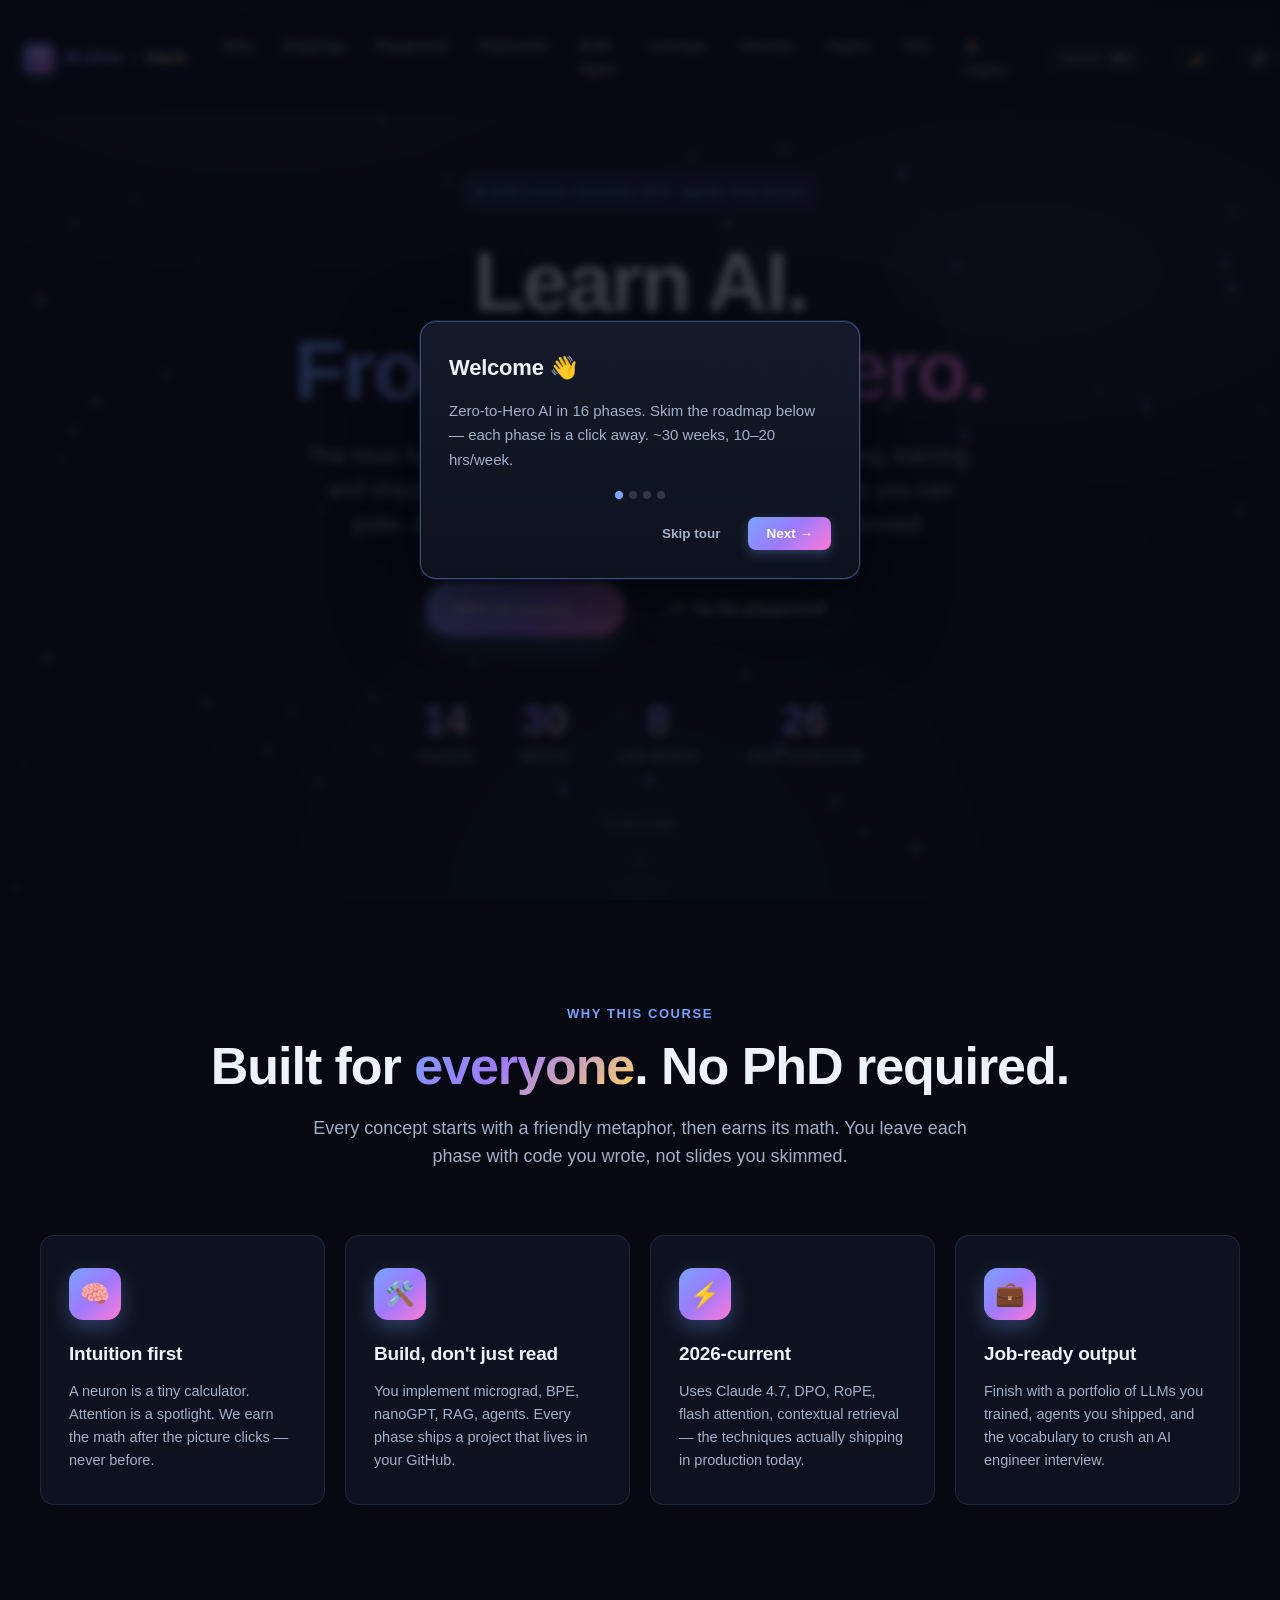
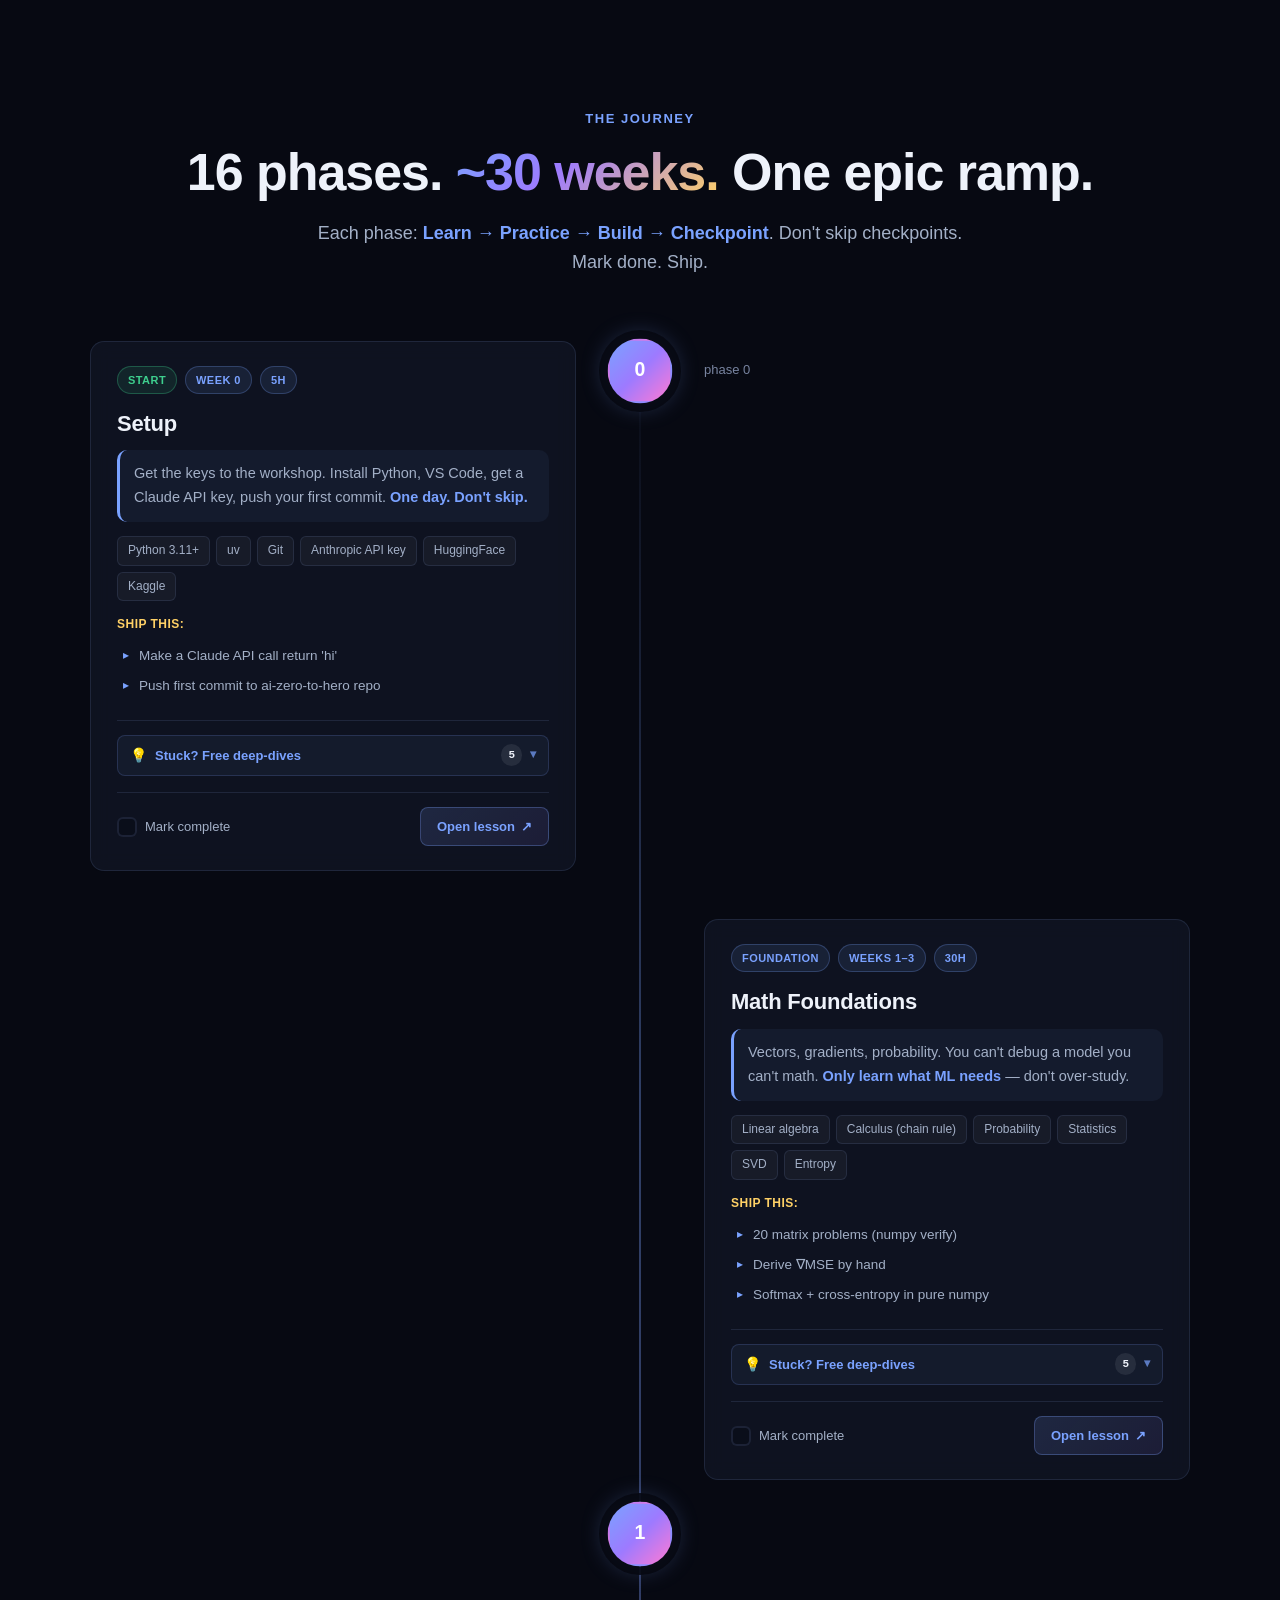
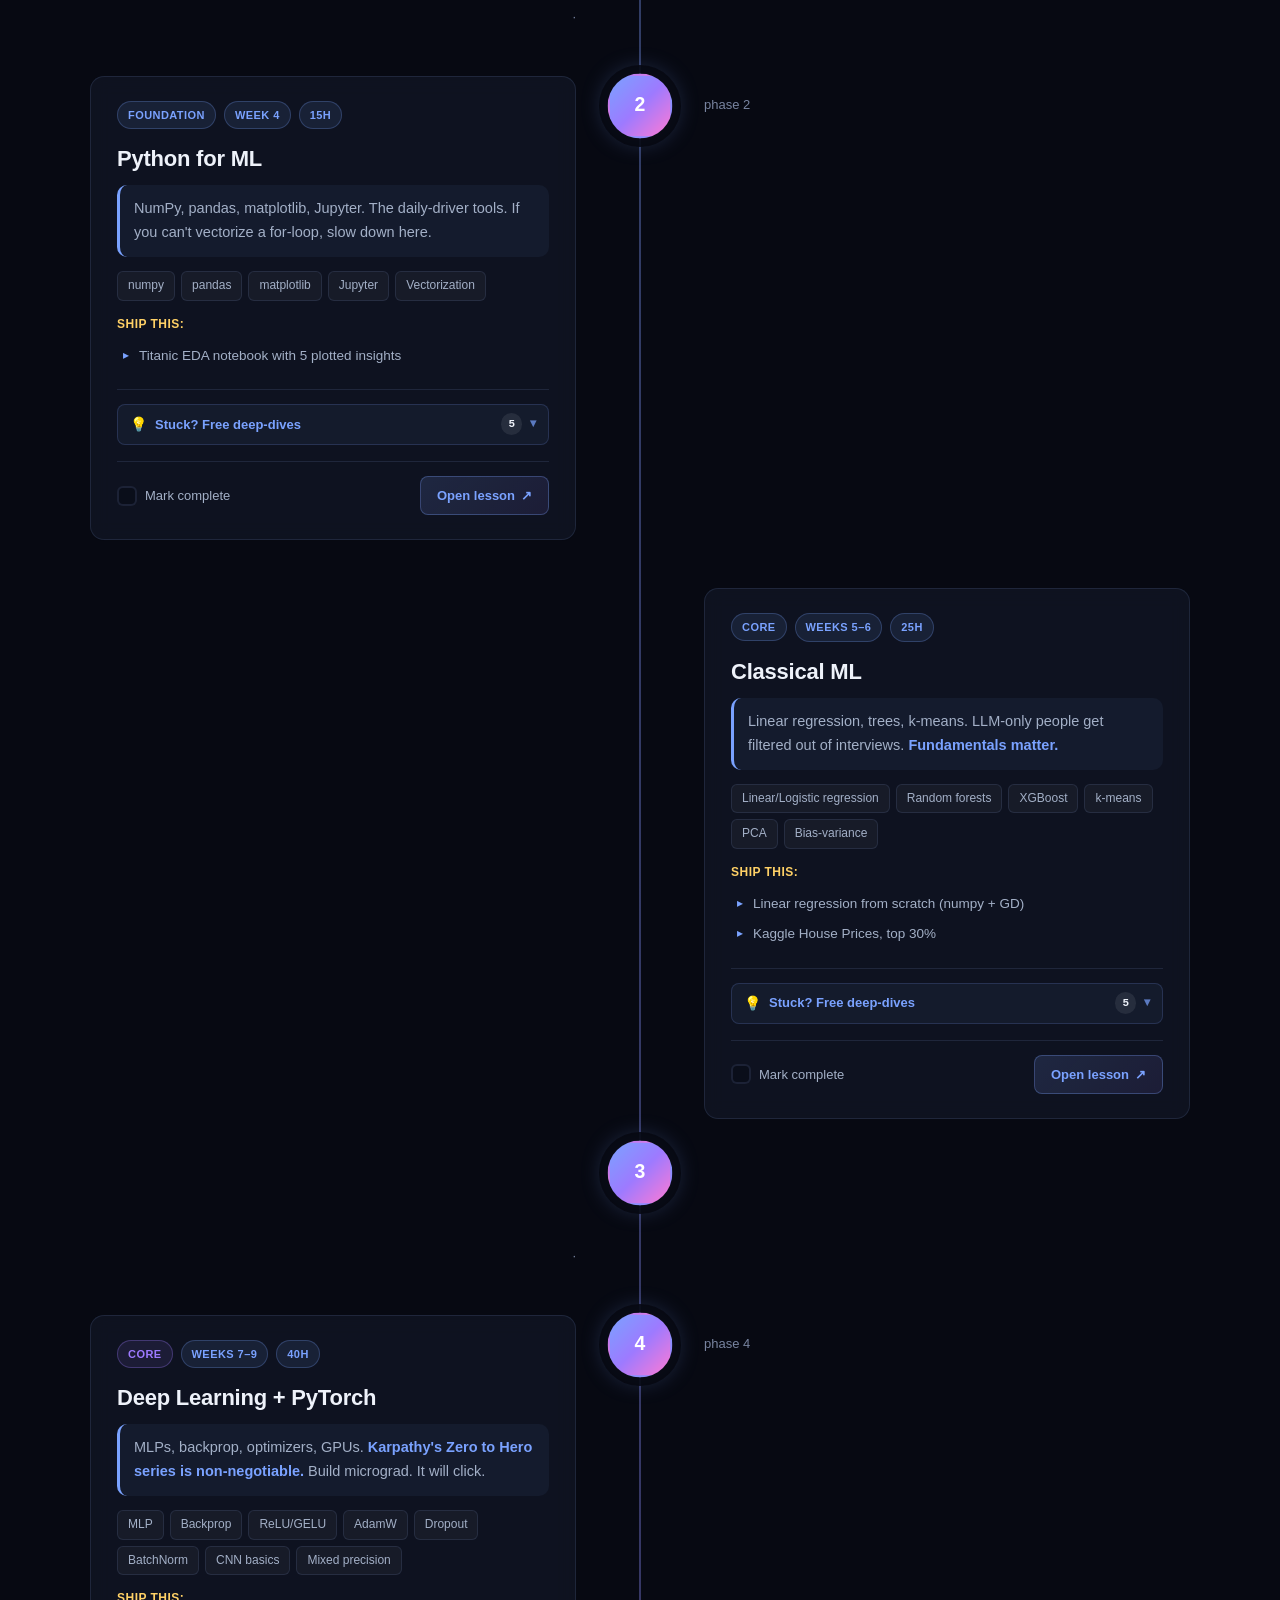
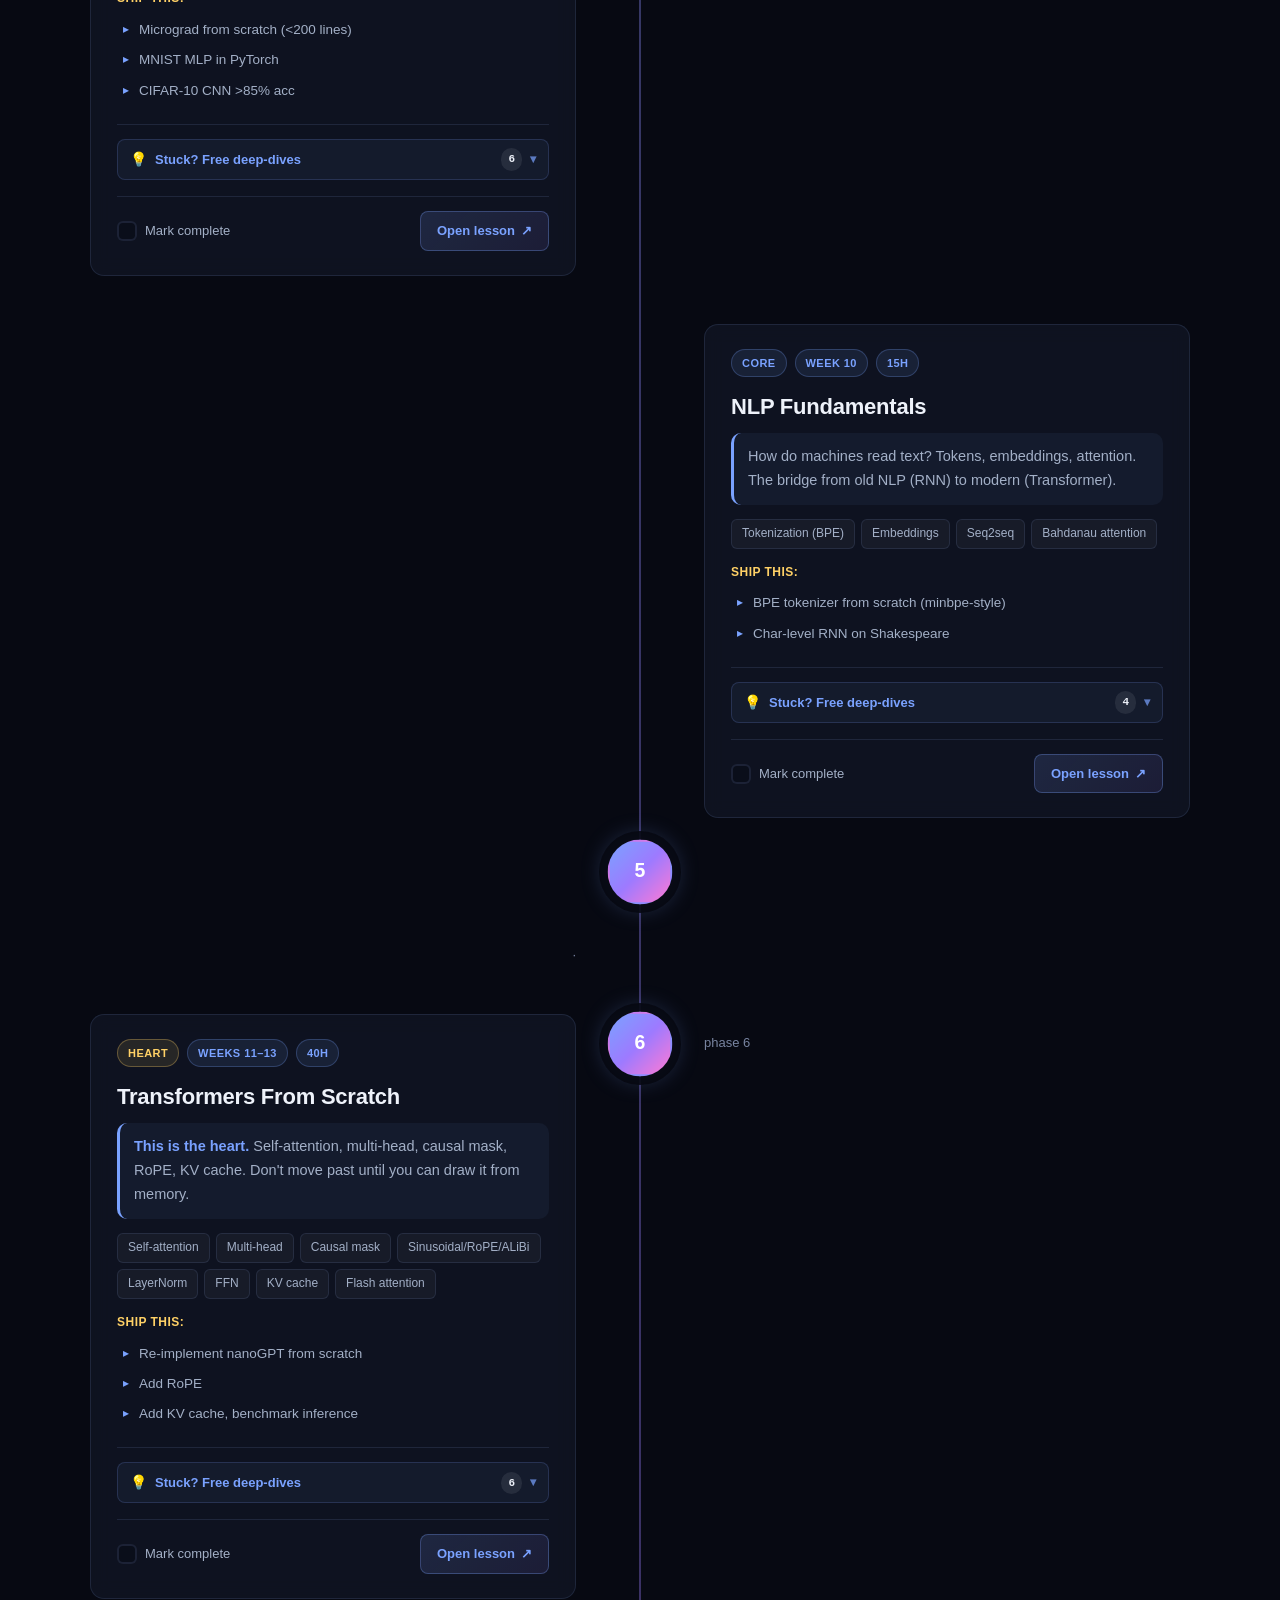
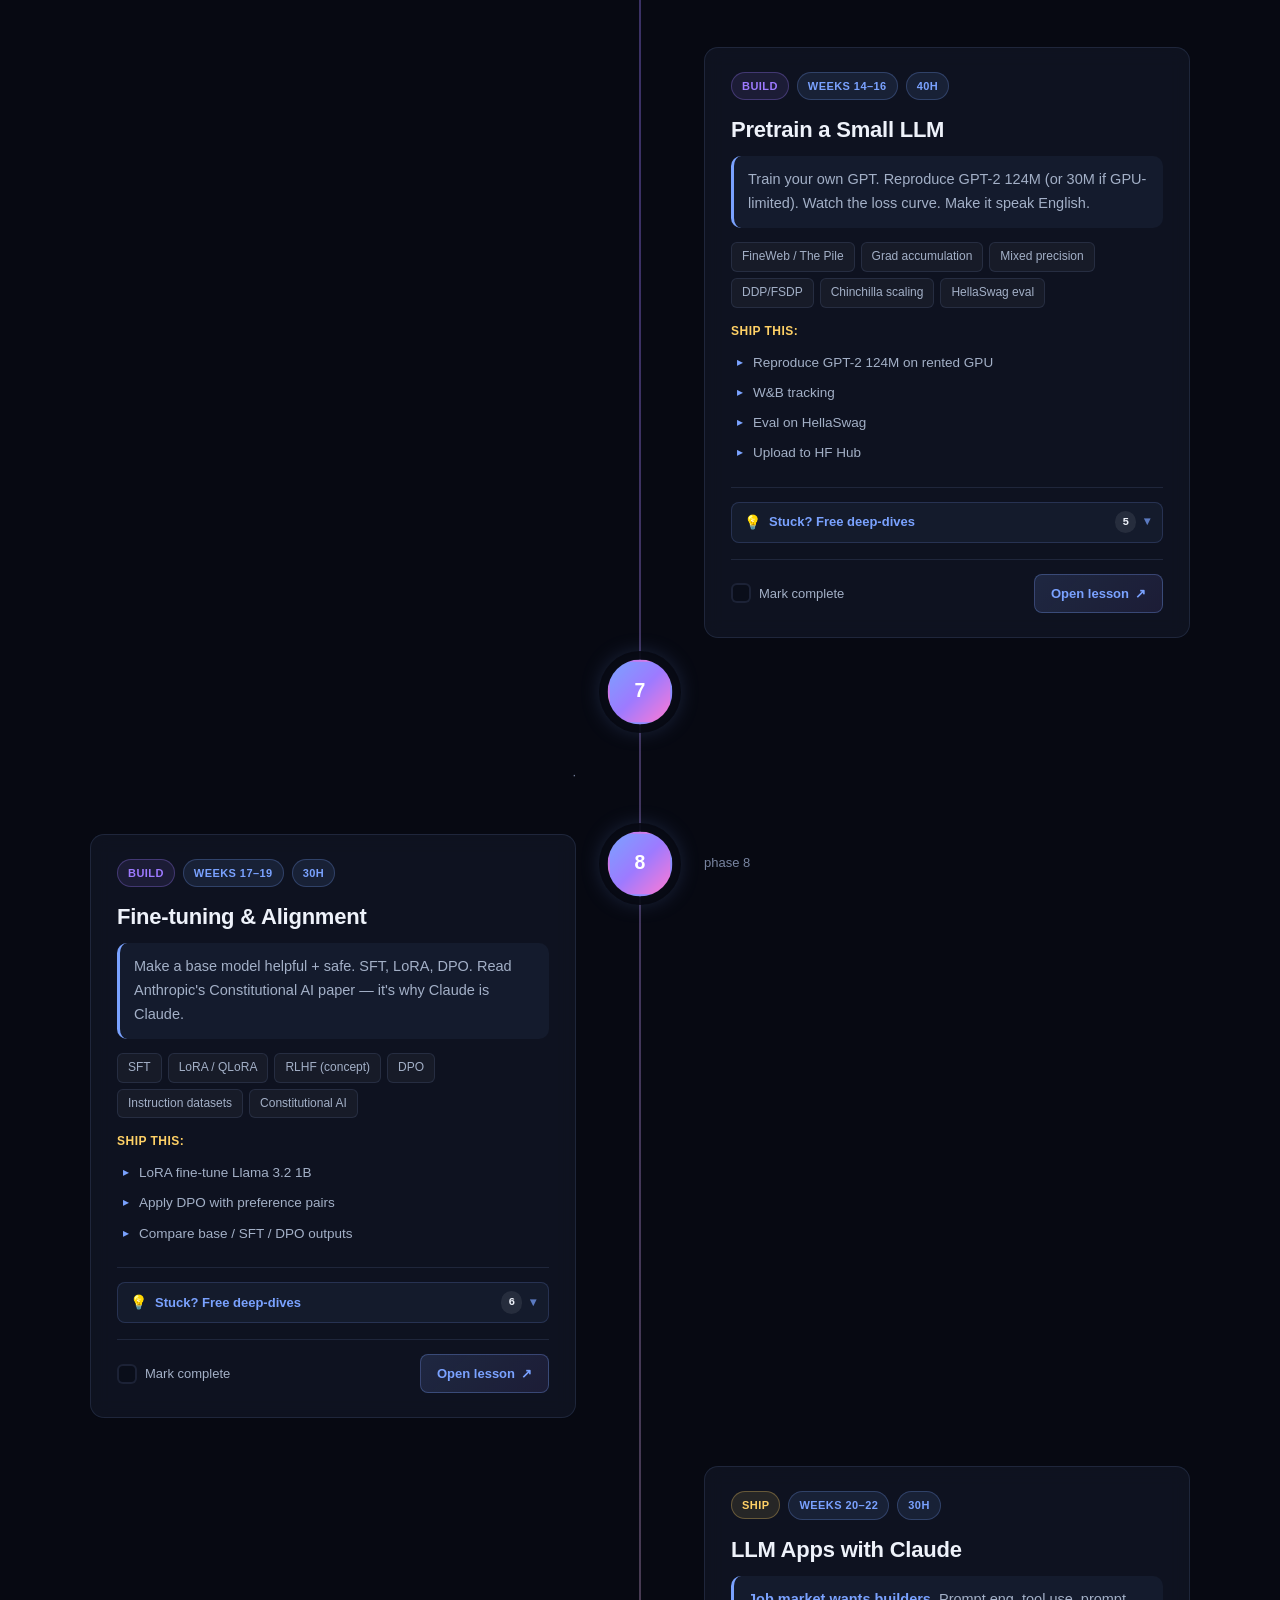
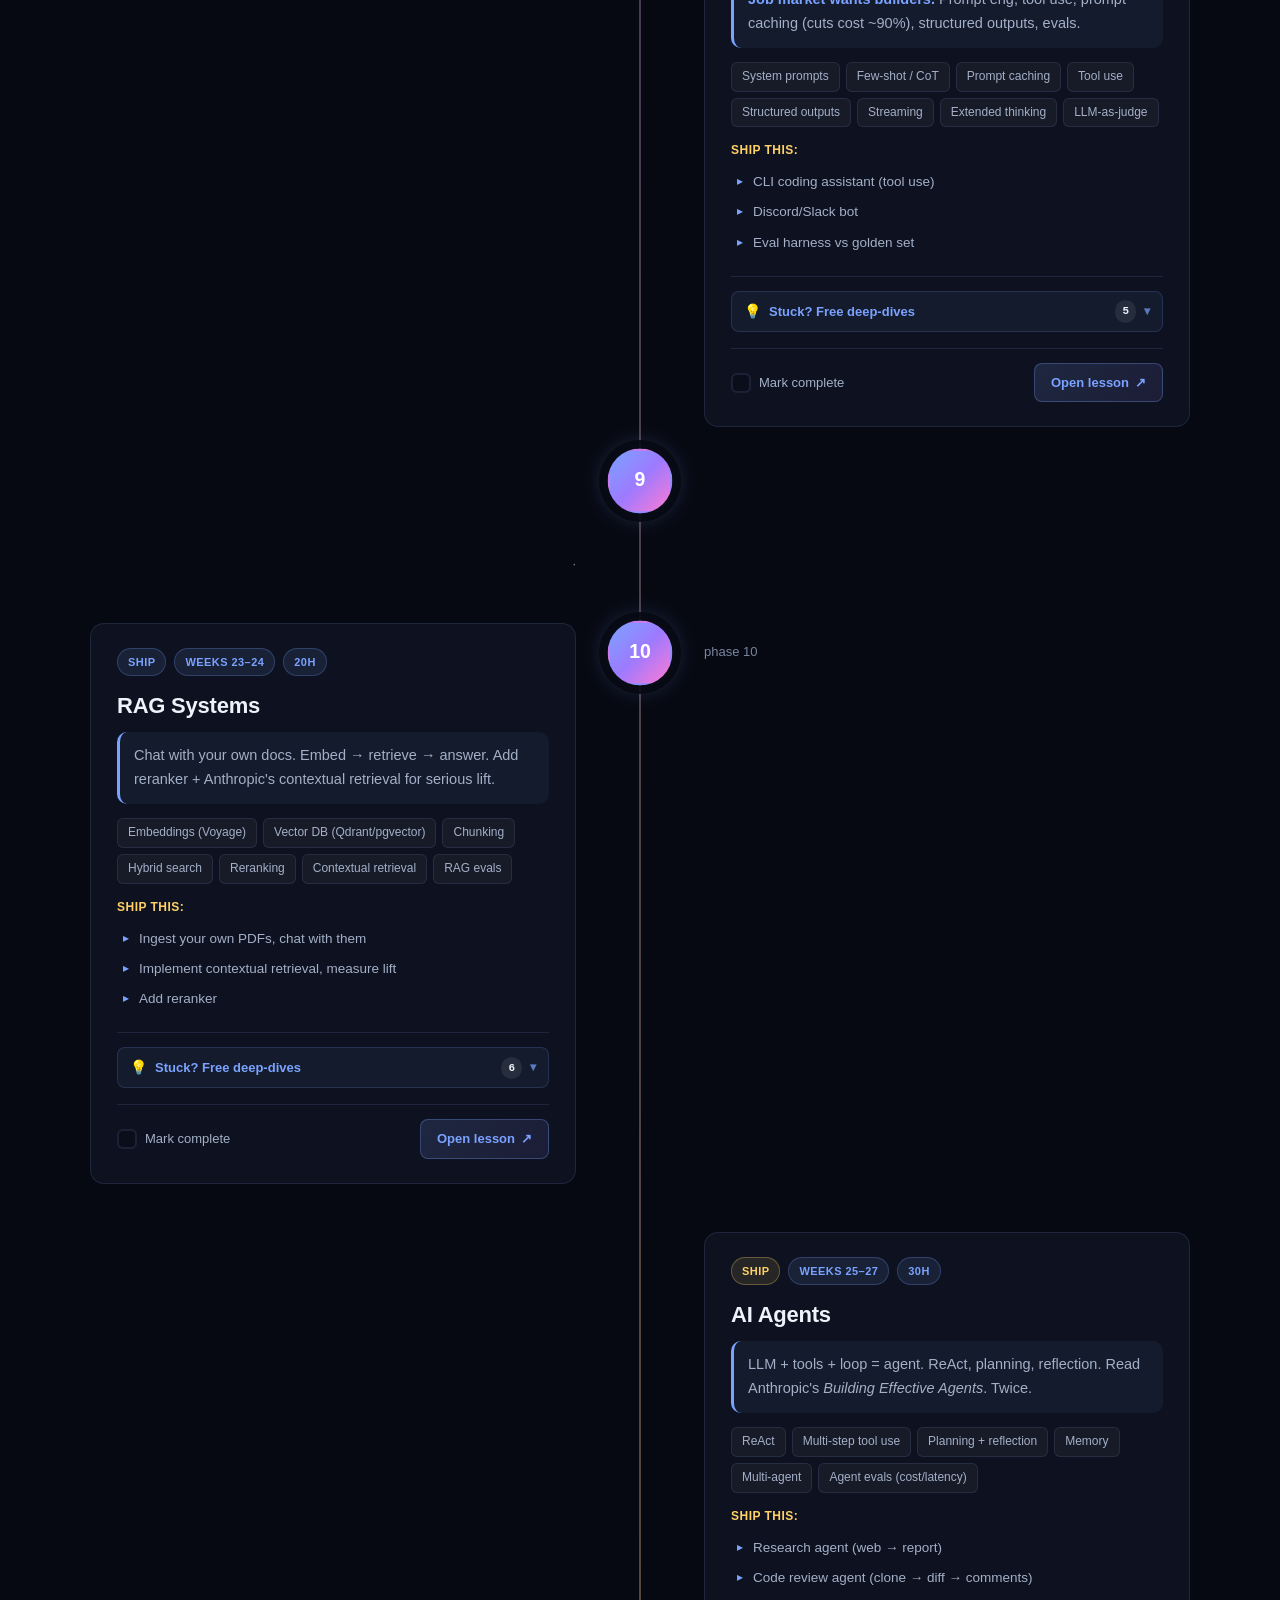
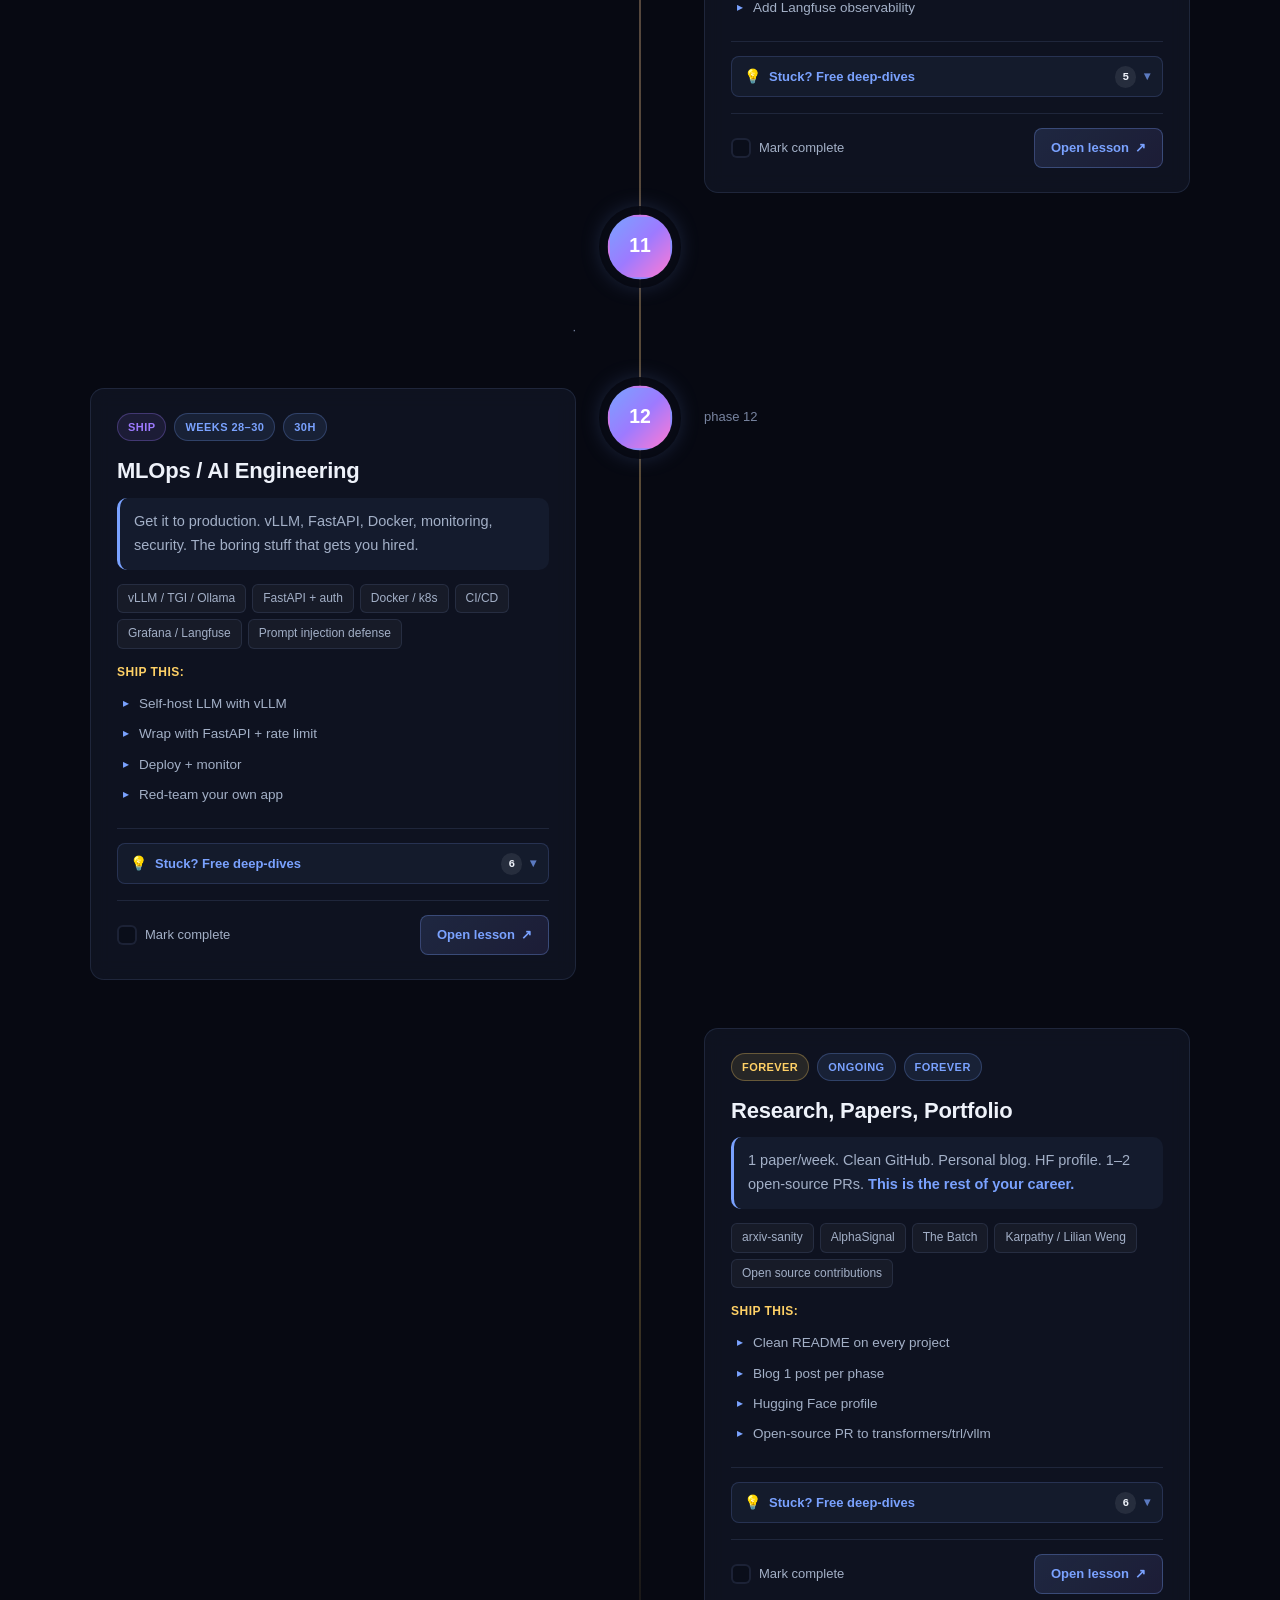
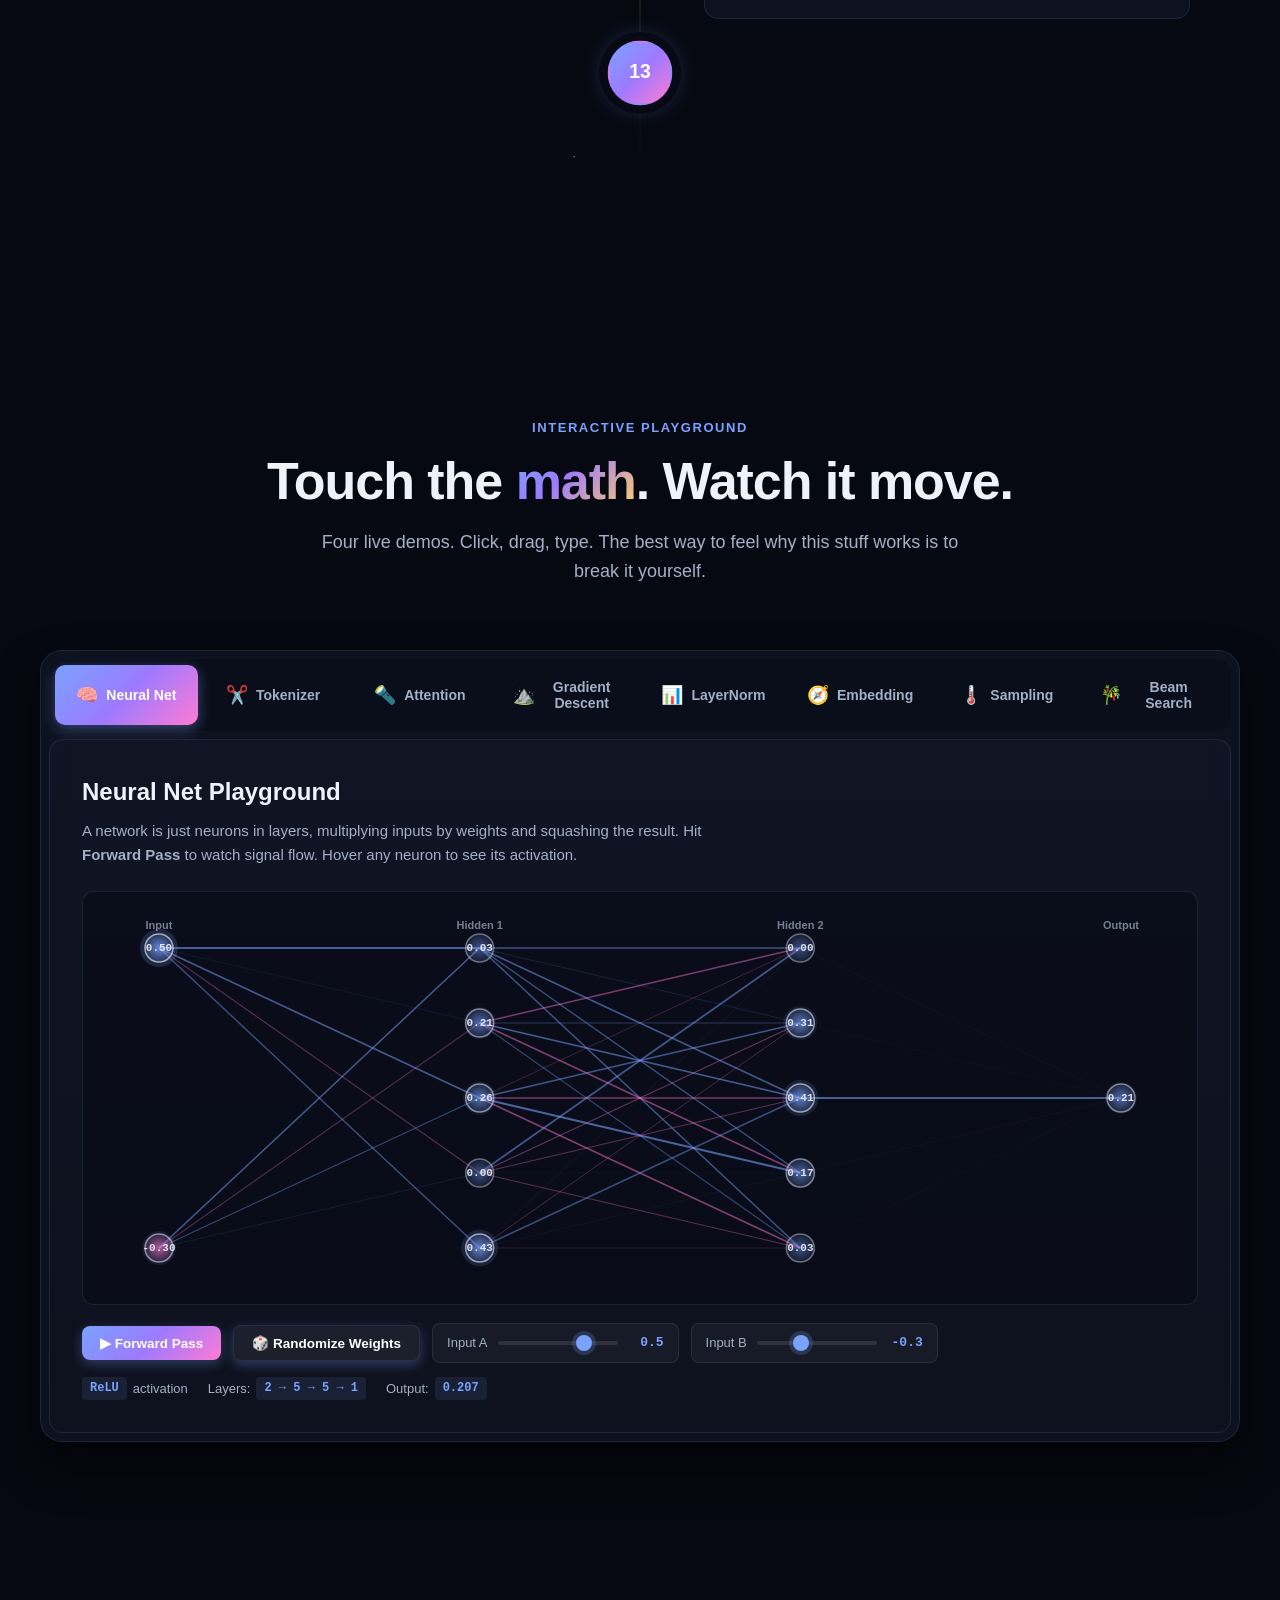
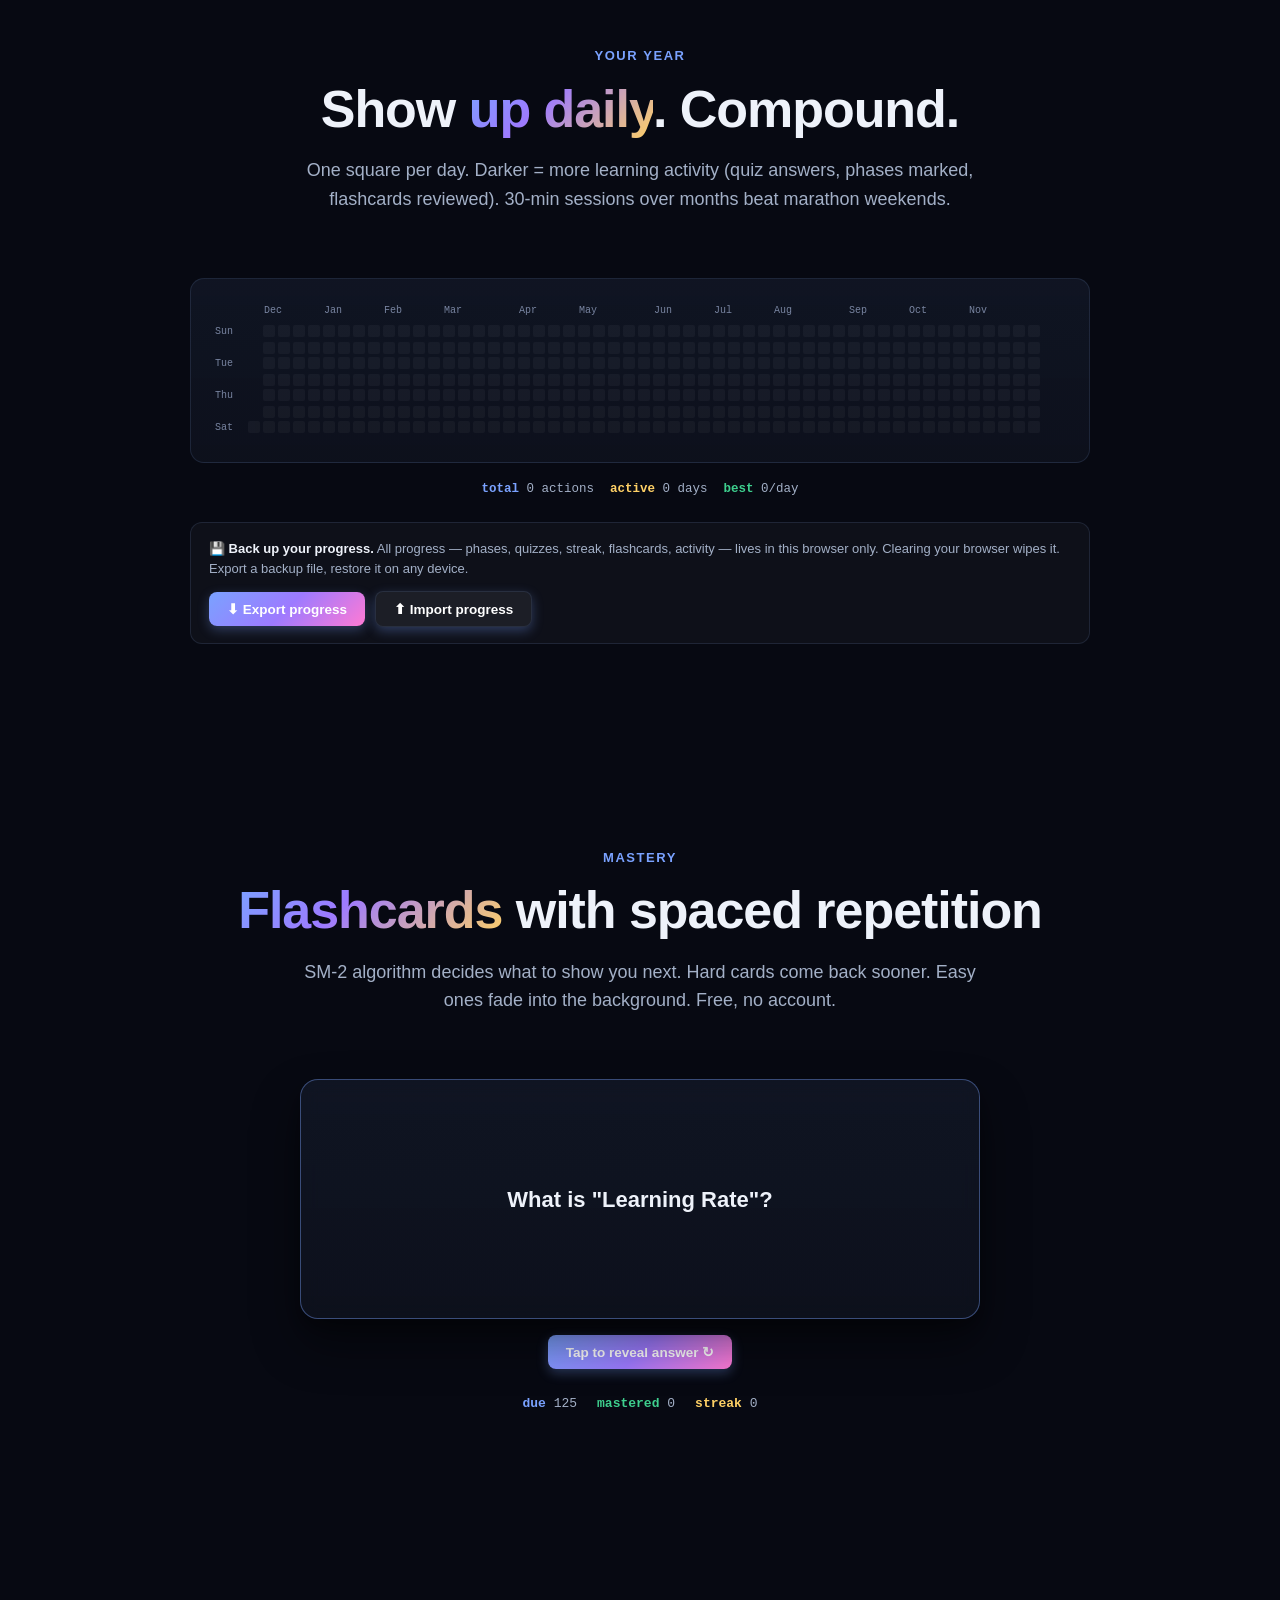
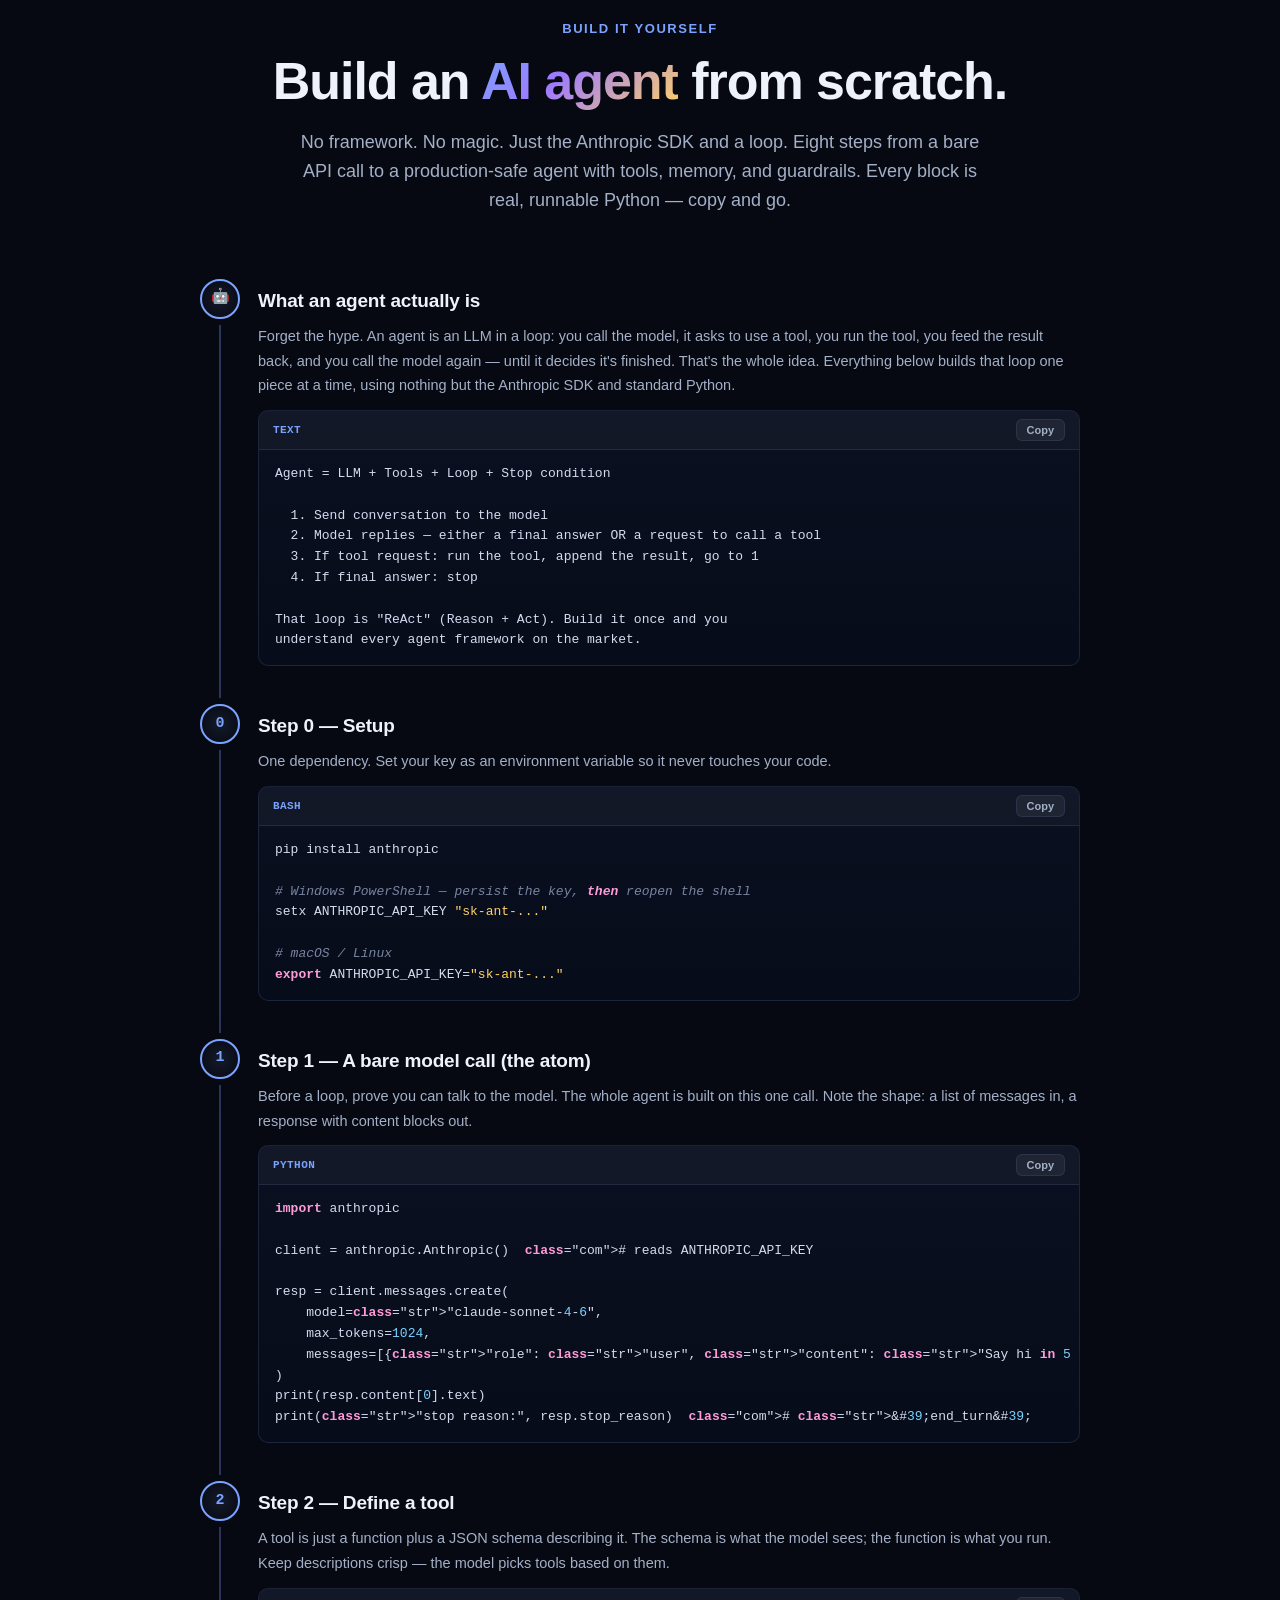
<file: index.html>
<!doctype html>
<html lang="en">
<head>
<meta charset="utf-8">
<meta name="viewport" content="width=device-width,initial-scale=1">
<meta http-equiv="Content-Security-Policy" content="default-src 'self'; script-src 'self'; style-src 'self' 'unsafe-inline' https://fonts.googleapis.com; font-src 'self' https://fonts.gstatic.com; img-src 'self' data: blob:; connect-src 'self' https://api.anthropic.com; manifest-src 'self'; worker-src 'self'; base-uri 'self'; form-action 'none'; object-src 'none'; frame-src 'none'">
<meta name="referrer" content="strict-origin-when-cross-origin">
<meta http-equiv="X-Content-Type-Options" content="nosniff">
<title>AI Zero → Hero · Learn AI from Curious Beginner to Pro Engineer</title>
<meta name="description" content="The most fun way to learn AI — free. From 'what is a neuron' to building, training, and deploying real LLMs and agents. 26 deep concepts, 8 interactive demos, animated 16-phase roadmap, build-an-agent tutorial. Zero fluff.">
<meta name="theme-color" content="#0a0e16">
<!-- Open Graph / Twitter -->
<meta property="og:type" content="website">
<meta property="og:site_name" content="AI Zero → Hero">
<meta property="og:title" content="AI Zero → Hero — learn AI free, zero to hero">
<meta property="og:description" content="From 'what is a neuron' to building, training & shipping real LLMs and agents. 26 deep concepts, 8 live demos, a build-an-agent-from-scratch tutorial, flashcards. Free, no account.">
<meta property="og:url" content="https://swainatul94-code.github.io/AI_training/">
<meta property="og:image" content="https://swainatul94-code.github.io/AI_training/icon-512.png">
<meta name="twitter:card" content="summary">
<meta name="twitter:title" content="AI Zero → Hero — learn AI free, zero to hero">
<meta name="twitter:description" content="From neuron to neural net to LLMs to agents. 26 deep concepts, 8 live demos, build-an-agent tutorial. Free, interactive, no account.">
<meta name="twitter:image" content="https://swainatul94-code.github.io/AI_training/icon-512.png">
<meta name="apple-mobile-web-app-capable" content="yes">
<meta name="apple-mobile-web-app-title" content="AI Zero→Hero">
<meta name="mobile-web-app-capable" content="yes">
<link rel="manifest" href="manifest.webmanifest">
<link rel="icon" type="image/png" sizes="32x32" href="favicon-32.png">
<link rel="icon" type="image/png" sizes="192x192" href="icon-192.png">
<link rel="apple-touch-icon" href="icon-192.png">
<link rel="preconnect" href="https://fonts.googleapis.com">
<link rel="preconnect" href="https://fonts.gstatic.com" crossorigin>
<link href="https://fonts.googleapis.com/css2?family=Inter:wght@400;500;600;700;800;900&family=JetBrains+Mono:wght@400;500;700&family=Space+Grotesk:wght@500;600;700&display=swap" rel="stylesheet">
<link rel="stylesheet" href="styles.css">
</head>
<body>

<div class="scroll-progress" id="scroll-progress"></div>

<div class="lesson-page-bar">
  <a href="./" class="back">← Back to roadmap</a>
  <span class="brand-mini">AI Zero → Hero</span>
</div>

<div class="resume-banner" id="resumeBanner" role="alert" aria-live="polite">
  <div class="resume-banner-inner">
    <span class="icon">🎮</span>
    <div class="msg">Welcome back. <b>Saved progress detected</b> — your XP, completed phases, and quiz answers are still here.</div>
    <div class="actions">
      <a href="ai_master_course.html" class="btn-sm">Resume course →</a>
      <button class="btn-dismiss" id="dismissResume">Dismiss</button>
    </div>
  </div>
</div>

<nav class="nav" id="nav">
  <div class="nav-inner">
    <a href="#top" class="brand"><span class="brand-icon">∀</span> AI Zero → Hero</a>
    <button class="nav-toggle" id="navToggle" aria-label="Menu">☰</button>
    <div class="nav-links" id="navLinks">
      <a href="#why">Why</a>
      <a href="#roadmap">Roadmap</a>
      <a href="#playground">Playground</a>
      <a href="#flashcards">Flashcards</a>
      <a href="#build-agent">Build Agent</a>
      <a href="#concepts">Concepts</a>
      <a href="#glossary">Glossary</a>
      <a href="#papers">Papers</a>
      <a href="#faq">FAQ</a>
      <a href="ai_master_course.html" title="Original interactive course (XP, levels, quizzes — legacy)">🕹️ Legacy</a>
    </div>
    <button class="kbd-trigger" id="kbdTrigger" title="Search everything (Ctrl/Cmd+K)">
      <span>Search</span> <kbd>⌘K</kbd>
    </button>
    <button class="streak-chip" id="themeBtn" title="Toggle light / dark" aria-label="Toggle theme" style="background:rgba(255,255,255,.04);border:1px solid var(--border);color:var(--muted);cursor:pointer;font-family:inherit"><span id="themeIco">🌙</span></button>
    <button class="streak-chip" id="soundBtn" title="Toggle sound" aria-label="Toggle sound effects" style="background:rgba(255,255,255,.04);border:1px solid var(--border);color:var(--muted);cursor:pointer;font-family:inherit"><span id="soundIco">🔊</span></button>
    <div class="streak-chip cold" id="streakChip" title="Daily learning streak"><span>🔥</span><span id="streakNum">0</span></div>
    <div class="nav-progress" id="navProgress" title="Phases completed">
      <div class="ring">
        <svg viewBox="0 0 30 30">
          <defs>
            <linearGradient id="ringGrad" x1="0" y1="0" x2="1" y2="1">
              <stop offset="0%" stop-color="#7aa2ff"/>
              <stop offset="50%" stop-color="#9d7aff"/>
              <stop offset="100%" stop-color="#ffd166"/>
            </linearGradient>
          </defs>
          <circle class="track" cx="15" cy="15" r="12"/>
          <circle class="bar" id="progBar" cx="15" cy="15" r="12"/>
        </svg>
      </div>
      <span class="pct" id="progPct">0%</span>
      <span class="lbl">complete</span>
    </div>
    <button class="streak-chip" id="shareBtn" title="Generate a certificate / share card" aria-label="Generate certificate" style="background:rgba(255,209,102,.1);border:1px solid rgba(255,209,102,.35);color:var(--gold);cursor:pointer;font-family:inherit">🏆</button>
    <a href="#roadmap" class="nav-cta">Start free →</a>
  </div>
</nav>

<!-- ======= HERO ======= -->
<section class="hero" id="top">
  <canvas id="hero-canvas" aria-hidden="true"></canvas>
  <div class="hero-content">
    <div class="hero-badge"><span class="dot"></span> 2026-current · reasoning · MCP · agents · Free forever</div>
    <h1>Learn AI. <br><span class="shimmer">From zero to hero.</span></h1>
    <p class="lede">The most fun way to go from "what's a neuron?" to building, training, and shipping real LLMs. Animated lessons. Real demos you can poke. Zero fluff. Made for the curious — and the obsessed.</p>
    <div class="hero-ctas">
      <a href="#roadmap" class="btn btn-primary">Start the journey <span class="arrow">→</span></a>
      <a href="#playground" class="btn btn-ghost">🎮 Try the playground</a>
    </div>
    <div class="hero-stats">
      <div class="hero-stat"><div class="num" data-count="14">0</div><div class="lbl">Phases</div></div>
      <div class="hero-stat"><div class="num" data-count="30">0</div><div class="lbl">Weeks</div></div>
      <div class="hero-stat"><div class="num" data-count="8">0</div><div class="lbl">Live demos</div></div>
      <div class="hero-stat"><div class="num" data-count="26">0</div><div class="lbl">Deep concepts</div></div>
    </div>
  </div>
  <div class="scroll-cue"><span>Scroll to start</span><span class="arr">↓</span></div>
</section>

<!-- ======= WHY ======= -->
<section class="block" id="why">
  <div class="container">
    <div class="section-head reveal">
      <span class="section-eyebrow">Why this course</span>
      <h2>Built for <span class="grad">everyone</span>. No PhD required.</h2>
      <p>Every concept starts with a friendly metaphor, then earns its math. You leave each phase with code you wrote, not slides you skimmed.</p>
    </div>
    <div class="outcomes">
      <div class="outcome-card reveal" data-delay="100">
        <div class="outcome-icon">🧠</div>
        <h3>Intuition first</h3>
        <p>A neuron is a tiny calculator. Attention is a spotlight. We earn the math after the picture clicks — never before.</p>
      </div>
      <div class="outcome-card reveal" data-delay="200">
        <div class="outcome-icon">🛠️</div>
        <h3>Build, don't just read</h3>
        <p>You implement micrograd, BPE, nanoGPT, RAG, agents. Every phase ships a project that lives in your GitHub.</p>
      </div>
      <div class="outcome-card reveal" data-delay="300">
        <div class="outcome-icon">⚡</div>
        <h3>2026-current</h3>
        <p>Uses Claude 4.7, DPO, RoPE, flash attention, contextual retrieval — the techniques actually shipping in production today.</p>
      </div>
      <div class="outcome-card reveal" data-delay="400">
        <div class="outcome-icon">💼</div>
        <h3>Job-ready output</h3>
        <p>Finish with a portfolio of LLMs you trained, agents you shipped, and the vocabulary to crush an AI engineer interview.</p>
      </div>
    </div>
  </div>
</section>

<!-- ======= ROADMAP ======= -->
<section class="block" id="roadmap">
  <div class="container">
    <div class="section-head reveal">
      <span class="section-eyebrow">The journey</span>
      <h2>16 phases. <span class="grad">~30 weeks.</span> One epic ramp.</h2>
      <p>Each phase: <b style="color:var(--accent)">Learn → Practice → Build → Checkpoint</b>. Don't skip checkpoints. Mark done. Ship.</p>
    </div>
    <div class="roadmap-wrap">
      <div class="roadmap-line"></div>
      <div id="phases"></div>
    </div>
  </div>
</section>

<!-- ======= PLAYGROUND ======= -->
<section class="block" id="playground">
  <div class="container">
    <div class="section-head reveal">
      <span class="section-eyebrow">Interactive playground</span>
      <h2>Touch the <span class="grad">math</span>. Watch it move.</h2>
      <p>Four live demos. Click, drag, type. The best way to feel why this stuff works is to break it yourself.</p>
    </div>
    <div class="demos-wrap reveal">
      <div class="demo-tabs" role="tablist">
        <button class="demo-tab active" data-demo="nn"><span class="ico">🧠</span> Neural Net</button>
        <button class="demo-tab" data-demo="tok"><span class="ico">✂️</span> Tokenizer</button>
        <button class="demo-tab" data-demo="att"><span class="ico">🔦</span> Attention</button>
        <button class="demo-tab" data-demo="gd"><span class="ico">⛰️</span> Gradient Descent</button>
        <button class="demo-tab" data-demo="ln"><span class="ico">📊</span> LayerNorm</button>
        <button class="demo-tab" data-demo="emb"><span class="ico">🧭</span> Embedding</button>
        <button class="demo-tab" data-demo="temp"><span class="ico">🌡️</span> Sampling</button>
        <button class="demo-tab" data-demo="beam"><span class="ico">🎋</span> Beam Search</button>
      </div>

      <!-- NN Playground -->
      <div class="demo-panel active" id="demo-nn">
        <div class="demo-head">
          <h3>Neural Net Playground</h3>
          <p>A network is just neurons in layers, multiplying inputs by weights and squashing the result. Hit <b>Forward Pass</b> to watch signal flow. Hover any neuron to see its activation.</p>
        </div>
        <div class="demo-canvas-wrap">
          <canvas id="nn-canvas" role="img" aria-label="Animated neural network with 2 input neurons, 5 hidden, 5 hidden, 1 output. Drag inputs to change activations."></canvas>
        </div>
        <div class="demo-controls">
          <button class="demo-btn" id="nn-forward">▶ Forward Pass</button>
          <button class="demo-btn alt" id="nn-randomize">🎲 Randomize Weights</button>
          <div class="demo-slider">
            <label>Input A</label>
            <input type="range" id="nn-in1" min="-1" max="1" step="0.1" value="0.5">
            <span class="val" id="nn-in1v">0.5</span>
          </div>
          <div class="demo-slider">
            <label>Input B</label>
            <input type="range" id="nn-in2" min="-1" max="1" step="0.1" value="-0.3">
            <span class="val" id="nn-in2v">-0.3</span>
          </div>
        </div>
        <div class="nn-info">
          <span><code>ReLU</code> activation</span>
          <span>Layers: <code>2 → 5 → 5 → 1</code></span>
          <span>Output: <code id="nn-out">—</code></span>
        </div>
      </div>

      <!-- Tokenizer -->
      <div class="demo-panel" id="demo-tok">
        <div class="demo-head">
          <h3>Tokenizer Visualizer</h3>
          <p>LLMs don't see words — they see <b>tokens</b>: chunks of text mapped to integers. Type below and watch how text gets sliced. Notice rare words break into pieces.</p>
        </div>
        <textarea id="tok-input" spellcheck="false">Hello world! Transformers are unbelievably cool. AI is eating software.</textarea>
        <div id="tok-output"></div>
        <div class="tok-stats">
          <span><b id="tok-chars">0</b>chars</span>
          <span><b id="tok-tokens">0</b>tokens</span>
          <span><b id="tok-ratio">0</b>chars/token</span>
          <span style="color:var(--dim);font-size:12px">~ rule of thumb: 1 token ≈ 4 chars in English</span>
        </div>
      </div>

      <!-- Attention -->
      <div class="demo-panel" id="demo-att">
        <div class="demo-head">
          <h3>Attention Heatmap</h3>
          <p>When the model processes <i>"it"</i>, what does it look at? Each row shows where one token "looks" when computing its representation. Hover any cell to see the weight. Darker = stronger attention.</p>
        </div>
        <div id="att-grid"></div>
        <div class="att-legend">
          <span>Low attention</span>
          <div class="att-bar"></div>
          <span>High attention</span>
          <span style="margin-left:auto;font-style:italic">Try: notice how <code style="background:rgba(122,162,255,.1);padding:2px 6px;border-radius:4px;color:var(--accent)">it</code> attends to <code style="background:rgba(122,162,255,.1);padding:2px 6px;border-radius:4px;color:var(--accent)">cat</code></span>
        </div>
      </div>

      <!-- Gradient Descent -->
      <div class="demo-panel" id="demo-gd">
        <div class="demo-head">
          <h3>Gradient Descent — Rolling Downhill</h3>
          <p>Training a model = finding the lowest point on a loss surface. The ball rolls in the direction the slope points. Big <b>learning rate</b> = bigger steps (but risk overshoot). Watch it converge.</p>
        </div>
        <div class="demo-canvas-wrap"><canvas id="gd-canvas" role="img" aria-label="Gradient descent loss surface with contour map and rolling ball"></canvas></div>
        <div class="demo-controls">
          <button class="demo-btn" id="gd-train">▶ Train</button>
          <button class="demo-btn alt" id="gd-reset">↻ Reset</button>
          <div class="demo-slider">
            <label>Learning rate</label>
            <input type="range" id="gd-lr" min="0.01" max="0.4" step="0.01" value="0.08">
            <span class="val" id="gd-lrv">0.08</span>
          </div>
          <div class="demo-slider">
            <label>Momentum</label>
            <input type="range" id="gd-mom" min="0" max="0.95" step="0.05" value="0.6">
            <span class="val" id="gd-momv">0.6</span>
          </div>
        </div>
        <div class="gd-stats">
          <span>Iter <b id="gd-iter">0</b></span>
          <span>Loss <b id="gd-loss">—</b></span>
          <span>Position <b id="gd-pos">(—, —)</b></span>
        </div>
      </div>

      <!-- LayerNorm -->
      <div class="demo-panel" id="demo-ln">
        <div class="demo-head">
          <h3>LayerNorm — bringing values back to a sane scale</h3>
          <p>Normalize a vector so it has zero mean + unit variance, then re-scale with learnable γ/β. Drag the raw bars or randomize, watch the normalized output stay tight.</p>
        </div>
        <div class="demo-canvas-wrap"><canvas id="ln-canvas" role="img" style="height:300px;width:100%;display:block" aria-label="LayerNorm input bars and normalized output bars"></canvas></div>
        <div class="demo-controls">
          <button class="demo-btn" id="ln-rand">🎲 Randomize input</button>
          <div class="demo-slider"><label>γ (scale)</label><input type="range" id="ln-g" min="0.2" max="3" step="0.1" value="1"><span class="val" id="ln-gv">1.0</span></div>
          <div class="demo-slider"><label>β (shift)</label><input type="range" id="ln-b" min="-2" max="2" step="0.1" value="0"><span class="val" id="ln-bv">0.0</span></div>
        </div>
        <div class="gd-stats">
          <span>μ <b id="ln-mu">—</b></span>
          <span>σ <b id="ln-sig">—</b></span>
          <span>‖x‖ <b id="ln-n">—</b></span>
        </div>
      </div>

      <!-- Embedding lookup -->
      <div class="demo-panel" id="demo-emb">
        <div class="demo-head">
          <h3>Embeddings — words turn into vectors</h3>
          <p>Type a word from the small fixed vocabulary. See its (toy) embedding vector + its 3 nearest neighbours by cosine similarity. Real embeddings are 768–1024 dims; this is 16.</p>
        </div>
        <input type="text" id="emb-input" placeholder="try: king, queen, paris, code, train…" autocomplete="off" spellcheck="false" style="width:100%;padding:12px 16px;background:rgba(7,9,18,.6);border:1px solid var(--border);border-radius:10px;color:var(--ink);font-family:'JetBrains Mono',monospace;font-size:14px">
        <div id="emb-out" style="margin-top:14px"></div>
      </div>

      <!-- Temperature / sampling -->
      <div class="demo-panel" id="demo-temp">
        <div class="demo-head">
          <h3>Temperature & Top-p — how randomness becomes a knob</h3>
          <p>Logits are the model's raw scores for each next-token candidate. Temperature flattens or sharpens the distribution. Top-p truncates the long tail. Watch the bars react.</p>
        </div>
        <div class="demo-canvas-wrap"><canvas id="temp-canvas" style="height:280px;width:100%;display:block" aria-label="Temperature distribution"></canvas></div>
        <div class="demo-controls">
          <div class="demo-slider"><label>Temperature</label><input type="range" id="temp-t" min="0.05" max="2.5" step="0.05" value="1"><span class="val" id="temp-tv">1.0</span></div>
          <div class="demo-slider"><label>Top-p</label><input type="range" id="temp-p" min="0.1" max="1" step="0.05" value="1"><span class="val" id="temp-pv">1.0</span></div>
          <button class="demo-btn" id="temp-sample">🎲 Sample 100</button>
        </div>
        <div class="gd-stats">
          <span>kept tokens <b id="temp-k">—</b></span>
          <span>entropy <b id="temp-h">—</b></span>
        </div>
      </div>

      <!-- Beam search -->
      <div class="demo-panel" id="demo-beam">
        <div class="demo-head">
          <h3>Beam search vs greedy decode</h3>
          <p>Greedy = always take the top-1 token. Beam = keep top-k candidate sequences. See how beam can find a globally better sequence even when the greedy token at step 1 is locally cheapest.</p>
        </div>
        <div class="demo-canvas-wrap"><canvas id="beam-canvas" style="height:340px;width:100%;display:block" aria-label="Beam search tree"></canvas></div>
        <div class="demo-controls">
          <div class="demo-slider"><label>Beam width</label><input type="range" id="beam-k" min="1" max="5" step="1" value="2"><span class="val" id="beam-kv">2</span></div>
          <button class="demo-btn" id="beam-go">▸ Decode</button>
        </div>
        <div class="gd-stats">
          <span>Best sequence <b id="beam-out">—</b></span>
          <span>log p <b id="beam-lp">—</b></span>
        </div>
      </div>
    </div>
  </div>
</section>

<!-- ======= ACTIVITY HEATMAP ======= -->
<section class="block" id="activity">
  <div class="container">
    <div class="section-head reveal">
      <span class="section-eyebrow">Your year</span>
      <h2>Show <span class="grad">up daily</span>. Compound.</h2>
      <p>One square per day. Darker = more learning activity (quiz answers, phases marked, flashcards reviewed). 30-min sessions over months beat marathon weekends.</p>
    </div>
    <div class="reveal" style="max-width:900px;margin:0 auto">
      <div id="heatmap" style="background:linear-gradient(180deg,rgba(20,26,42,.7),rgba(14,18,30,.85));border:1px solid var(--border);border-radius:14px;padding:24px;overflow-x:auto"></div>
      <div style="display:flex;gap:16px;justify-content:center;margin-top:16px;flex-wrap:wrap;font-size:12.5px;color:var(--muted);font-family:'JetBrains Mono',monospace">
        <span><b style="color:var(--accent)">total</b> <span id="hm-total">0</span> actions</span>
        <span><b style="color:var(--gold)">active</b> <span id="hm-days">0</span> days</span>
        <span><b style="color:var(--ok)">best</b> <span id="hm-best">0</span>/day</span>
      </div>
      <div style="margin-top:22px;padding:16px 18px;border-radius:12px;background:rgba(255,255,255,.03);border:1px solid var(--border)">
        <div style="font-size:13px;color:var(--muted);line-height:1.55;margin-bottom:12px">
          <b style="color:var(--ink)">💾 Back up your progress.</b> All progress — phases, quizzes, streak, flashcards, activity — lives in this browser only. Clearing your browser wipes it. Export a backup file, restore it on any device.
        </div>
        <div style="display:flex;gap:10px;flex-wrap:wrap;align-items:center">
          <button class="demo-btn" id="prog-export">⬇ Export progress</button>
          <button class="demo-btn alt" id="prog-import-btn">⬆ Import progress</button>
          <input type="file" id="prog-import" accept="application/json,.json" style="display:none">
          <span id="prog-msg" style="font-size:12.5px;color:var(--dim)"></span>
        </div>
      </div>
    </div>
  </div>
</section>
<style>
.hm-row{display:flex;gap:3px;margin-bottom:3px}
.hm-cell{width:12px;height:12px;border-radius:2px;background:rgba(255,255,255,.04);position:relative;cursor:default;transition:transform .12s}
.hm-cell:hover{transform:scale(1.6);z-index:2}
.hm-cell.l1{background:rgba(122,162,255,.25)}
.hm-cell.l2{background:rgba(122,162,255,.5)}
.hm-cell.l3{background:rgba(157,122,255,.7)}
.hm-cell.l4{background:linear-gradient(135deg,#9d7aff,#ffd166)}
.hm-mlabel{font-size:10px;color:var(--dim);width:30px;flex-shrink:0;font-family:'JetBrains Mono',monospace;line-height:1.4}
.hm-months{display:flex;gap:3px;margin-left:34px;margin-bottom:6px;font-size:10px;color:var(--dim);font-family:'JetBrains Mono',monospace}
</style>

<!-- ======= FLASHCARDS ======= -->
<section class="block" id="flashcards">
  <div class="container">
    <div class="section-head reveal">
      <span class="section-eyebrow">Mastery</span>
      <h2><span class="grad">Flashcards</span> with spaced repetition</h2>
      <p>SM-2 algorithm decides what to show you next. Hard cards come back sooner. Easy ones fade into the background. Free, no account.</p>
    </div>
    <div class="reveal" style="max-width:680px;margin:0 auto">
      <div id="fc-front" style="background:linear-gradient(180deg,rgba(20,26,42,.7),rgba(14,18,30,.85));border:1px solid var(--border-strong);border-radius:18px;padding:48px 36px;min-height:240px;display:flex;align-items:center;justify-content:center;text-align:center;cursor:pointer;transition:all .25s;backdrop-filter:blur(10px);box-shadow:var(--shadow-lg)">
        <div>
          <div id="fc-q" style="font-size:22px;font-weight:600;color:var(--ink);line-height:1.5"></div>
          <div id="fc-back" style="margin-top:24px;font-size:16px;color:var(--muted);line-height:1.65;display:none"></div>
        </div>
      </div>
      <div id="fc-rate" style="display:none;margin-top:16px;text-align:center">
        <div style="font-size:13px;color:var(--muted);margin-bottom:10px">How well did you remember?</div>
        <div style="display:flex;gap:8px;justify-content:center;flex-wrap:wrap">
          <button data-q="0" class="fc-btn" style="background:rgba(255,107,107,.15);border-color:var(--err);color:var(--err)">Forgot</button>
          <button data-q="2" class="fc-btn" style="background:rgba(255,181,71,.15);border-color:var(--warn);color:var(--warn)">Hard</button>
          <button data-q="4" class="fc-btn" style="background:rgba(122,162,255,.15);border-color:var(--accent);color:var(--accent)">Good</button>
          <button data-q="5" class="fc-btn" style="background:rgba(62,207,142,.15);border-color:var(--ok);color:var(--ok)">Easy</button>
        </div>
      </div>
      <div id="fc-show" style="text-align:center;margin-top:16px">
        <button class="demo-btn" id="fc-flip">Tap to reveal answer ↻</button>
      </div>
      <div id="fc-stats" style="display:flex;gap:20px;justify-content:center;margin-top:24px;flex-wrap:wrap;font-size:13px;color:var(--muted);font-family:'JetBrains Mono',monospace">
        <span><b style="color:var(--accent)">due</b> <span id="fc-due">—</span></span>
        <span><b style="color:var(--ok)">mastered</b> <span id="fc-mas">—</span></span>
        <span><b style="color:var(--gold)">streak</b> <span id="fc-st">—</span></span>
      </div>
    </div>
  </div>
</section>
<style>
.fc-btn{padding:10px 18px;border-radius:10px;border:1px solid;font-weight:600;font-size:13.5px;cursor:pointer;font-family:inherit;transition:all .15s}
.fc-btn:hover{transform:translateY(-2px)}
</style>

<!-- ======= BUILD AN AGENT FROM SCRATCH ======= -->
<section class="block" id="build-agent">
  <div class="container">
    <div class="section-head reveal">
      <span class="section-eyebrow">Build it yourself</span>
      <h2>Build an <span class="grad">AI agent</span> from scratch.</h2>
      <p>No framework. No magic. Just the Anthropic SDK and a loop. Eight steps from a bare API call to a production-safe agent with tools, memory, and guardrails. Every block is real, runnable Python — copy and go.</p>
    </div>
    <div id="agent-steps"></div>
  </div>
</section>

<!-- ======= DEEP CONCEPTS ======= -->
<section class="block" id="concepts">
  <div class="container">
    <div class="section-head reveal">
      <span class="section-eyebrow">The textbook</span>
      <h2>Every core idea, <span class="grad">explained in full</span>.</h2>
      <p>No "go read this blog." The actual mechanisms — attention, backprop, RAG, reasoning, agents, security — taught right here. Click any card to expand.</p>
    </div>
    <input type="search" class="glossary-search reveal" id="conceptSearch" placeholder="🔍 Search concepts — try 'attention', 'RAG', 'reasoning', 'injection'…">
    <div id="concepts-list" class="faq" style="max-width:880px"></div>
  </div>
</section>

<!-- ======= GLOSSARY ======= -->
<section class="block" id="glossary">
  <div class="container">
    <div class="section-head reveal">
      <span class="section-eyebrow">Vocabulary</span>
      <h2>Speak <span class="grad">AI fluently</span>.</h2>
      <p>90+ terms that come up over and over — including the 2025–26 ones (MCP, reasoning, GRPO, MoE). Plain English first, then the technical bit. Search to find any.</p>
    </div>
    <input type="search" class="glossary-search reveal" id="gloSearch" placeholder="🔍 Search glossary — try 'attention', 'LoRA', 'embedding'…">
    <div class="glossary-grid" id="gloGrid"></div>
  </div>
</section>

<!-- ======= PAPERS ======= -->
<section class="block" id="papers">
  <div class="container">
    <div class="section-head reveal">
      <span class="section-eyebrow">Stand on giants</span>
      <h2>The <span class="grad">must-read</span> papers.</h2>
      <p>Read them in this order. Use Claude to explain the hard parts. One paper a week is a real career trajectory.</p>
    </div>
    <div class="papers-list" id="papers-list"></div>
  </div>
</section>

<!-- ======= TOOLS ======= -->
<section class="block" id="tools">
  <div class="container">
    <div class="section-head reveal">
      <span class="section-eyebrow">The stack</span>
      <h2>Tools you'll <span class="grad">actually use</span>.</h2>
      <p>Don't waste cycles on framework wars. Here's what shipping AI engineers reach for in 2026.</p>
    </div>
    <div class="tools-grid reveal" id="tools-grid"></div>
  </div>
</section>

<!-- ======= FAQ ======= -->
<section class="block" id="faq">
  <div class="container">
    <div class="section-head reveal">
      <span class="section-eyebrow">FAQ</span>
      <h2>Real <span class="grad">questions</span>, honest answers.</h2>
    </div>
    <div class="faq" id="faq-list"></div>
  </div>
</section>

<!-- ======= CTA FINAL ======= -->
<section class="cta-final">
  <div class="container">
    <div class="reveal">
      <h2>Ready to <span class="text-grad">stop watching</span> and start building?</h2>
      <p>Open Phase 0. Install the tools. Make your first Claude API call before bed tonight. Future-you will thank present-you.</p>
      <a href="#roadmap" class="btn btn-primary">Start Phase 0 →</a>
    </div>
  </div>
</section>

<!-- Modal for phase deep-dive -->
<div class="modal-bg" id="modalBg" role="dialog" aria-modal="true" aria-labelledby="modalTitle">
  <div class="modal" id="modal">
    <button class="modal-close" id="modalClose" aria-label="Close">×</button>
    <div class="modal-header">
      <div class="num" id="modalNum">0</div>
      <div class="info">
        <h2 id="modalTitle">Phase</h2>
        <div class="meta" id="modalMeta"></div>
      </div>
    </div>
    <div class="modal-body" id="modalBody"></div>
  </div>
</div>

<!-- Command palette -->
<div class="palette-bg" id="paletteBg" role="dialog" aria-modal="true">
  <div class="palette">
    <input type="text" class="palette-input" id="paletteInput" placeholder="Search phases, glossary, papers, resources…" autocomplete="off" spellcheck="false">
    <div class="palette-results" id="paletteResults"></div>
    <div class="palette-hint">
      <span><kbd>↑↓</kbd> navigate</span>
      <span><kbd>↵</kbd> open</span>
      <span><kbd>esc</kbd> close</span>
    </div>
  </div>
</div>

<div class="modal-bg" id="certBg" role="dialog" aria-modal="true" aria-labelledby="certTitle" style="z-index:110">
  <div class="modal" style="max-width:760px">
    <button class="modal-close" id="certClose" aria-label="Close">×</button>
    <div class="modal-body" style="padding:28px 32px">
      <h2 id="certTitle" style="font-family:'Space Grotesk',sans-serif;font-size:22px;margin-bottom:8px">🏆 Share your progress</h2>
      <p style="color:var(--muted);font-size:14px;margin-bottom:18px">Type your name (or handle). Choose a format. Download as PNG.</p>
      <div style="display:flex;gap:10px;flex-wrap:wrap;margin-bottom:14px">
        <input type="text" id="certName" placeholder="Your name or @handle" autocomplete="off" style="flex:1;min-width:200px;padding:11px 14px;background:rgba(7,9,18,.5);border:1px solid var(--border);border-radius:8px;color:var(--ink);font-size:14px">
        <button class="demo-btn" id="certPick0">Certificate</button>
        <button class="demo-btn alt" id="certPick1">Share Card</button>
      </div>
      <canvas id="certCanvas" width="1080" height="680" style="width:100%;border:1px solid var(--border);border-radius:8px;display:block;background:#0a0e16"></canvas>
      <div style="display:flex;gap:10px;margin-top:14px">
        <button class="demo-btn" id="certDownload">⬇ Download PNG</button>
        <button class="demo-btn alt" id="certCopy">📋 Copy text to share</button>
      </div>
    </div>
  </div>
</div>

<div class="tour-bg" id="tourBg" role="dialog" aria-modal="true" aria-labelledby="tourTitle">
  <div class="tour-card">
    <h3 id="tourTitle"></h3>
    <p id="tourBody"></p>
    <div class="tour-dots" id="tourDots"></div>
    <div class="tour-actions">
      <button class="skip" id="tourSkip">Skip tour</button>
      <button class="next" id="tourNext">Next</button>
    </div>
  </div>
</div>

<canvas id="confetti"></canvas>

<footer>
  <div class="links">
    <a href="AI_ZERO_TO_HERO.md">📋 Full roadmap (MD)</a>
    <a href="AI_REFERENCE.md">📖 Reference + 100 interview Qs</a>
    <a href="ai_master_course.html">🕹️ Original interactive course</a>
    <a href="https://docs.anthropic.com" target="_blank" rel="noopener">Anthropic docs</a>
  </div>
  <div>Built with Claude Code · Open in any modern browser · 100% client-side</div>
  <div class="built">Updated 2026-06 · No tracking · No ads · Just the work.</div>
</footer>

<script src="app.js" defer></script>

</body>
</html>
</file>
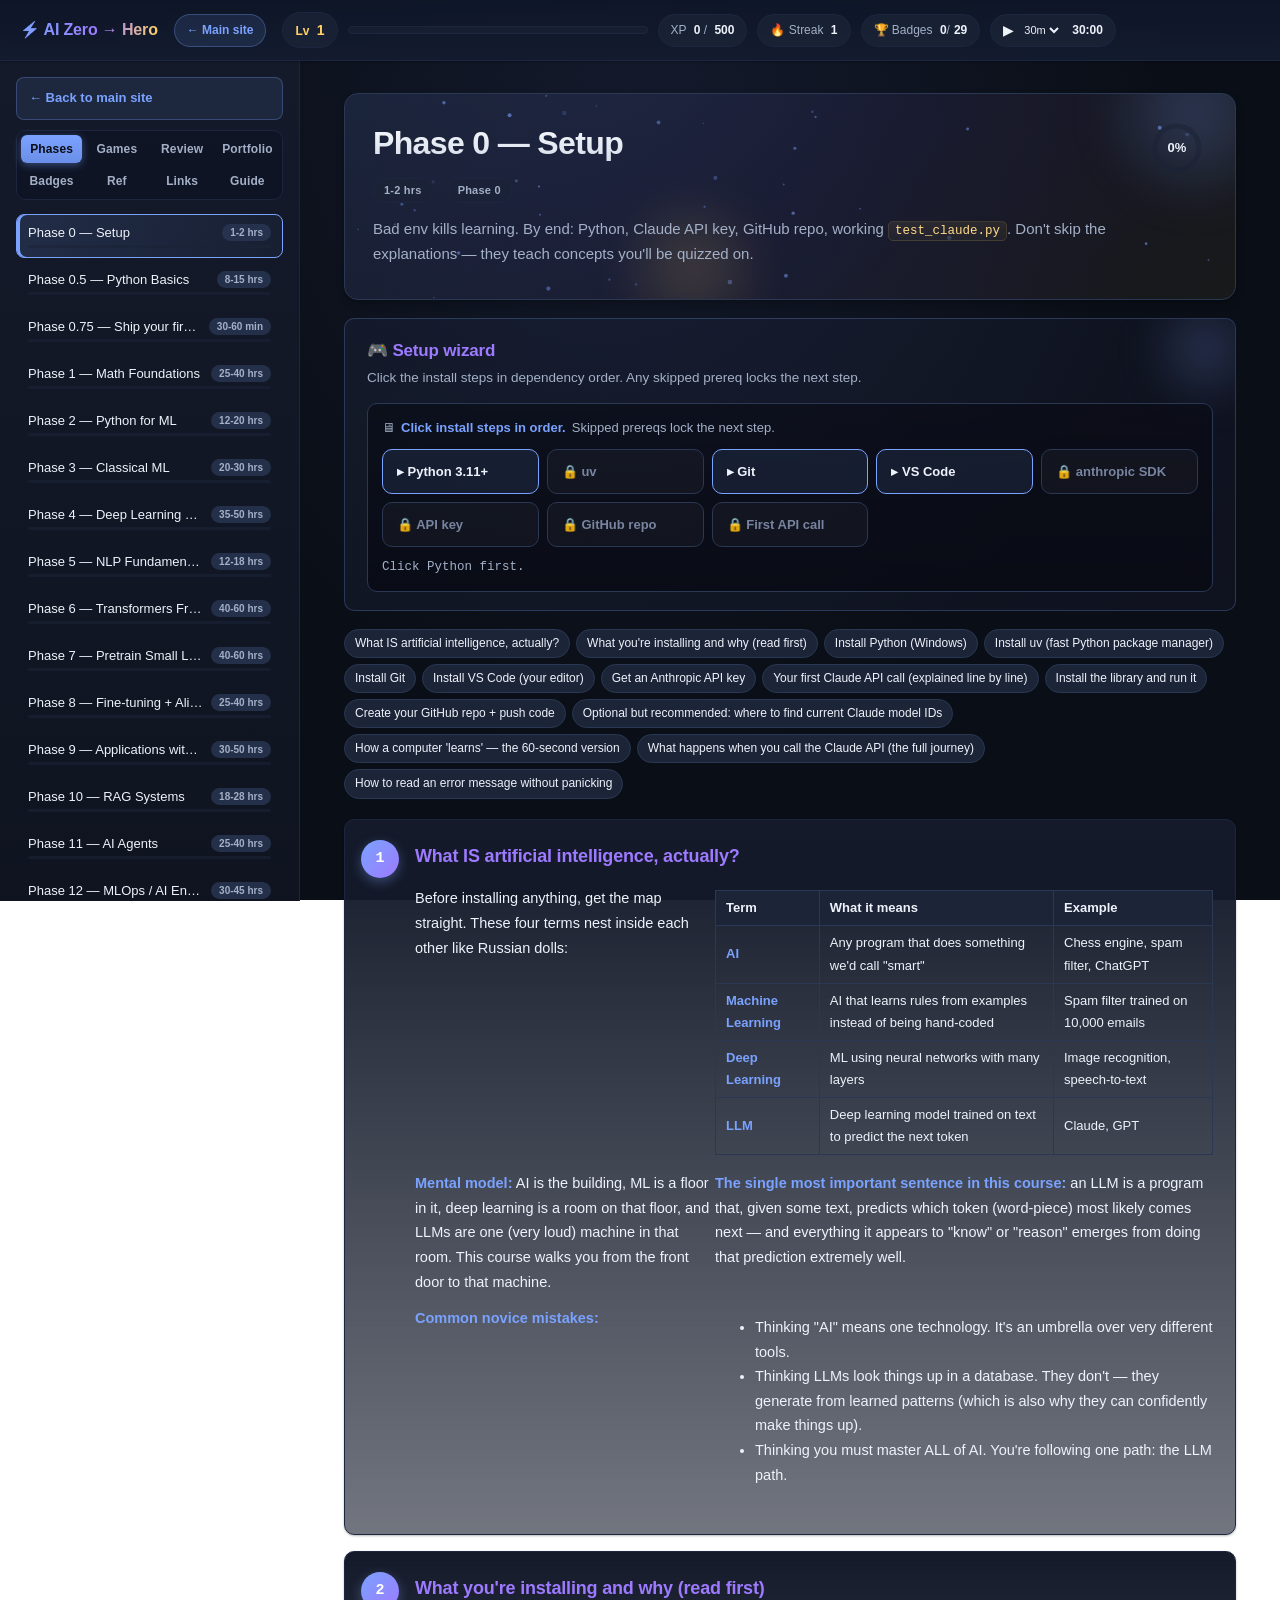
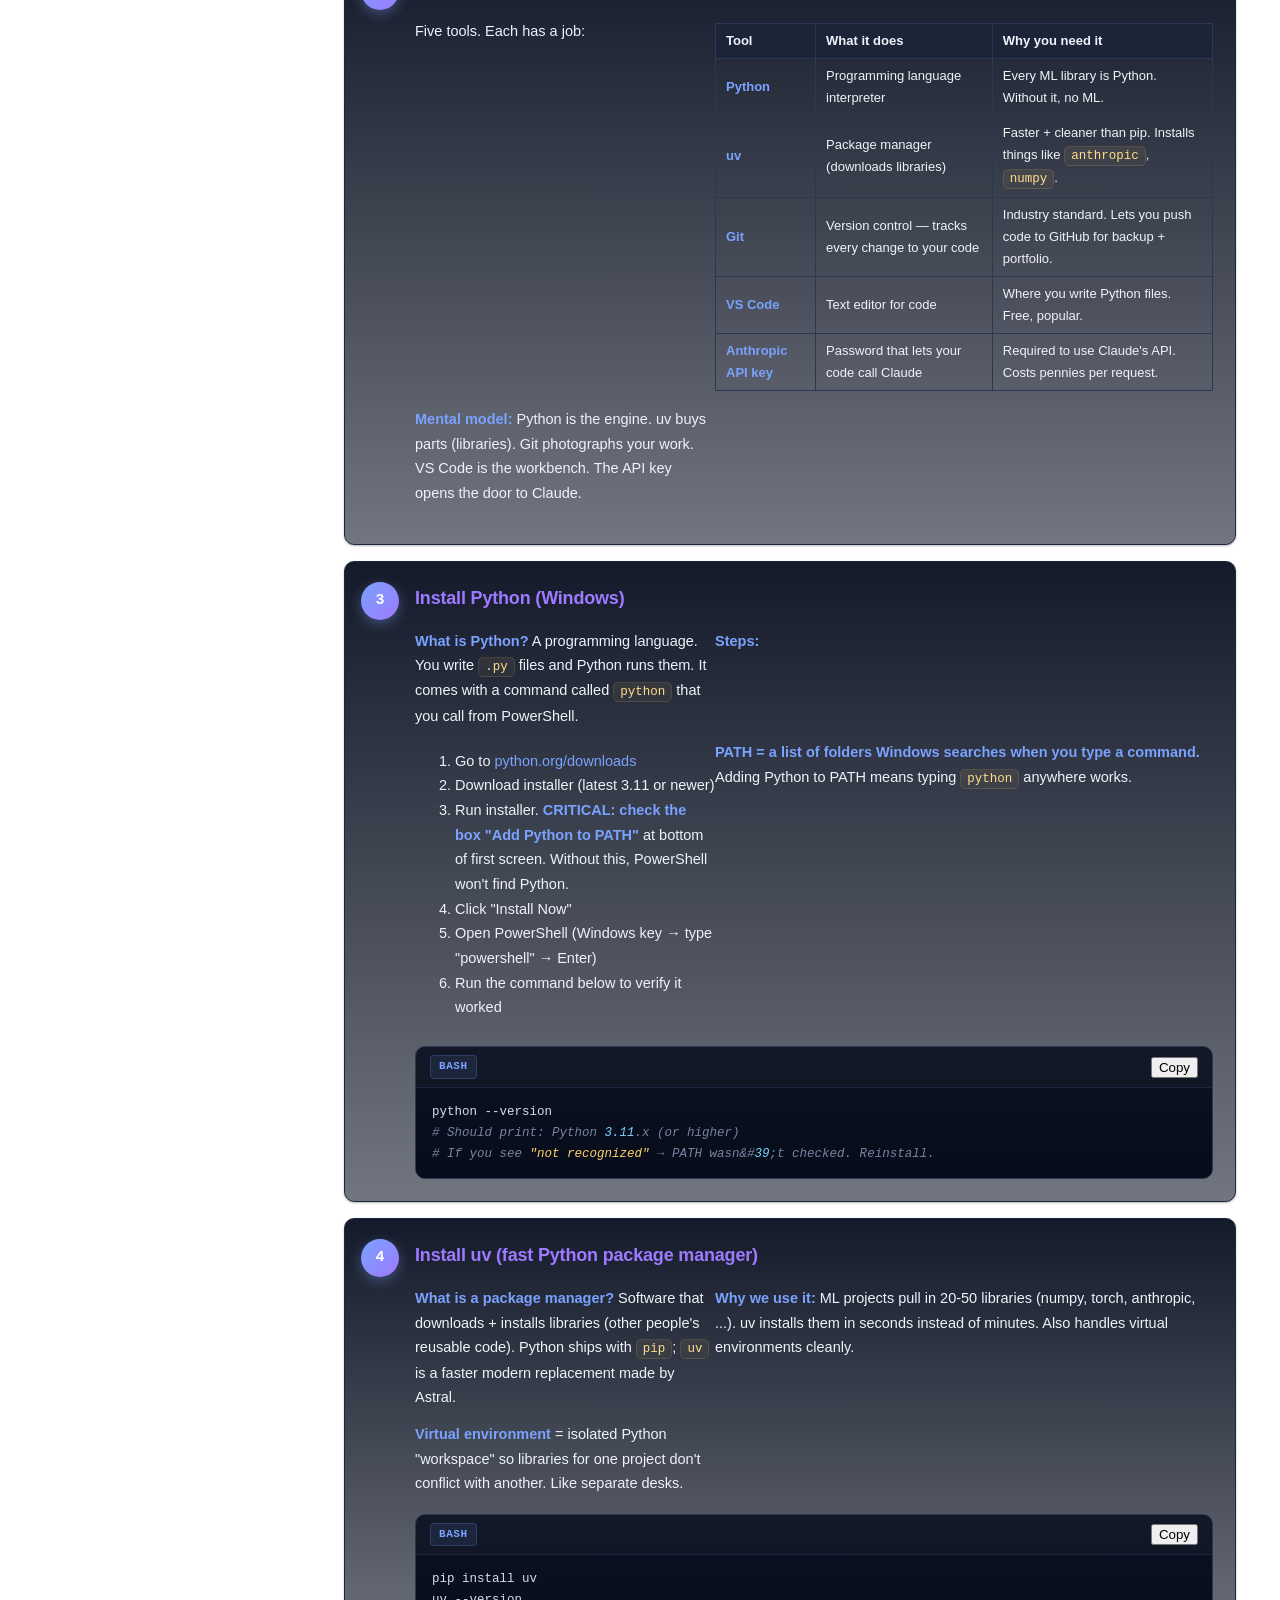
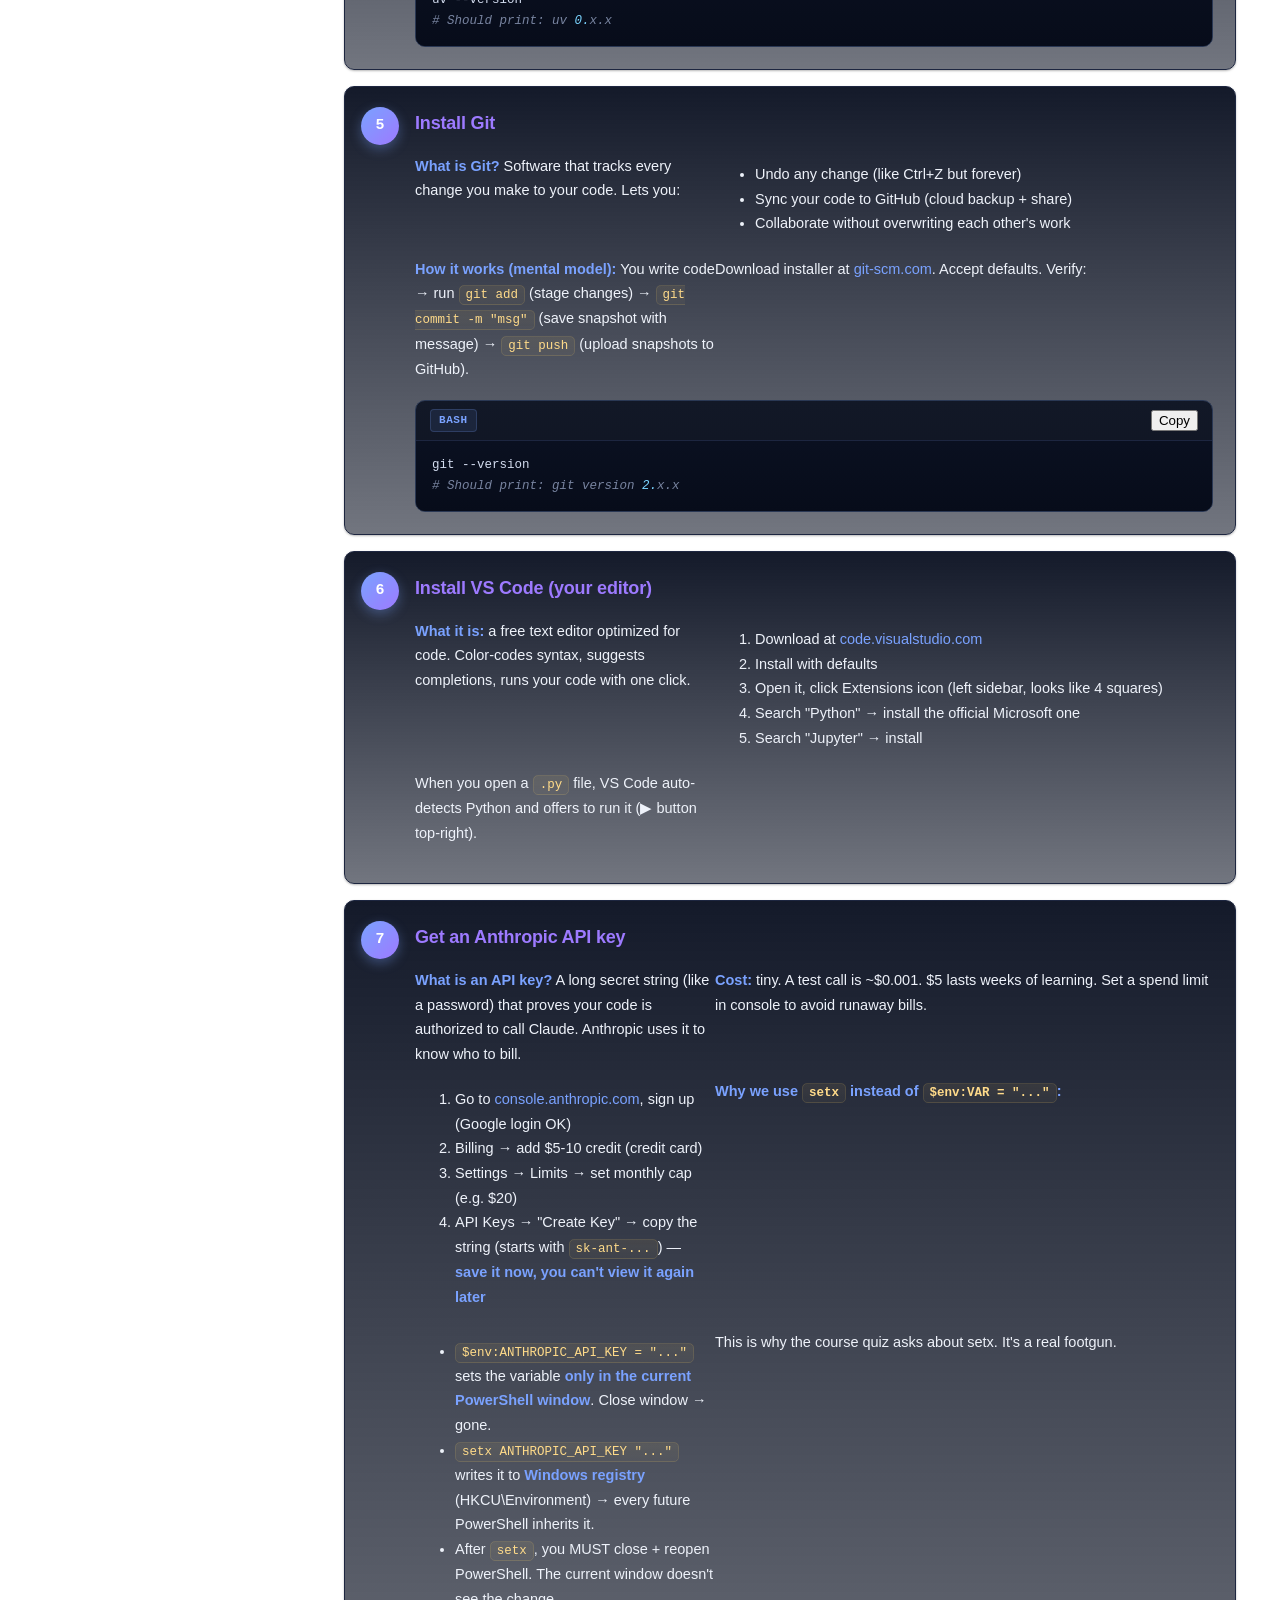
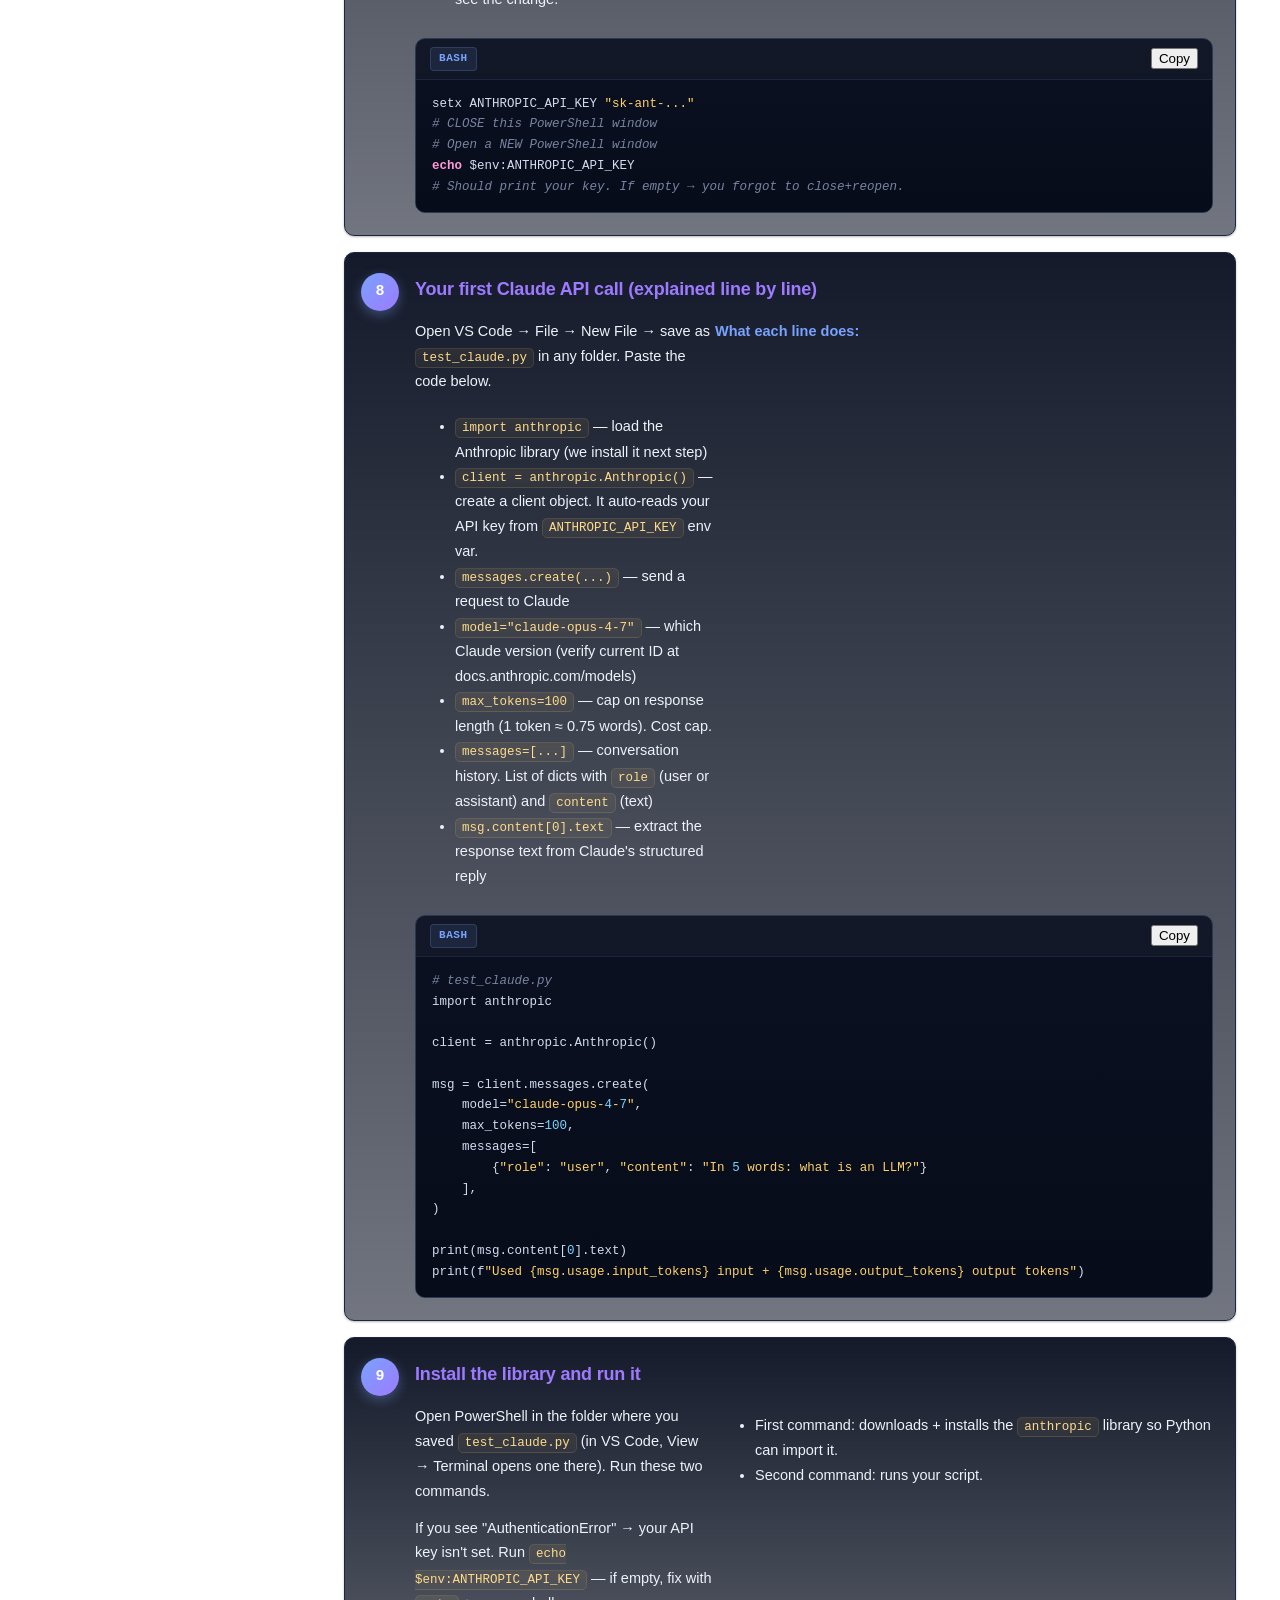
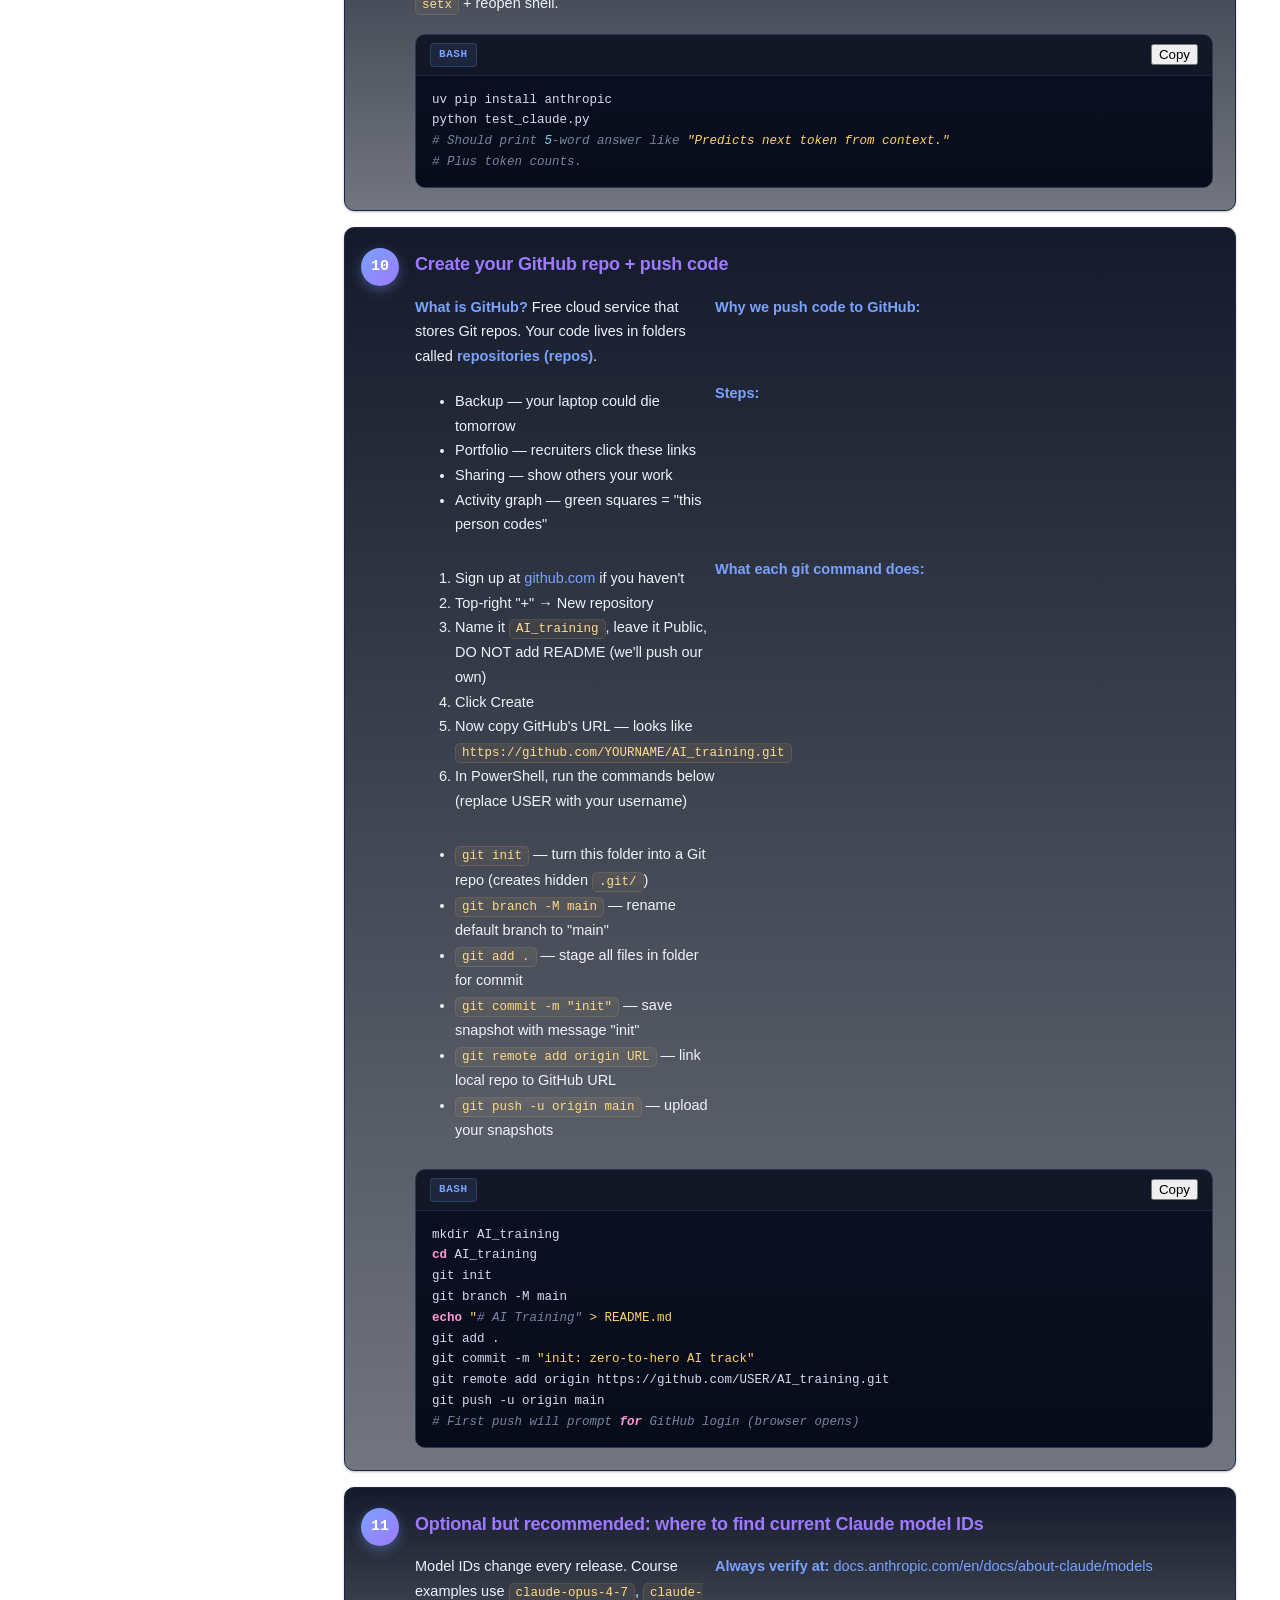
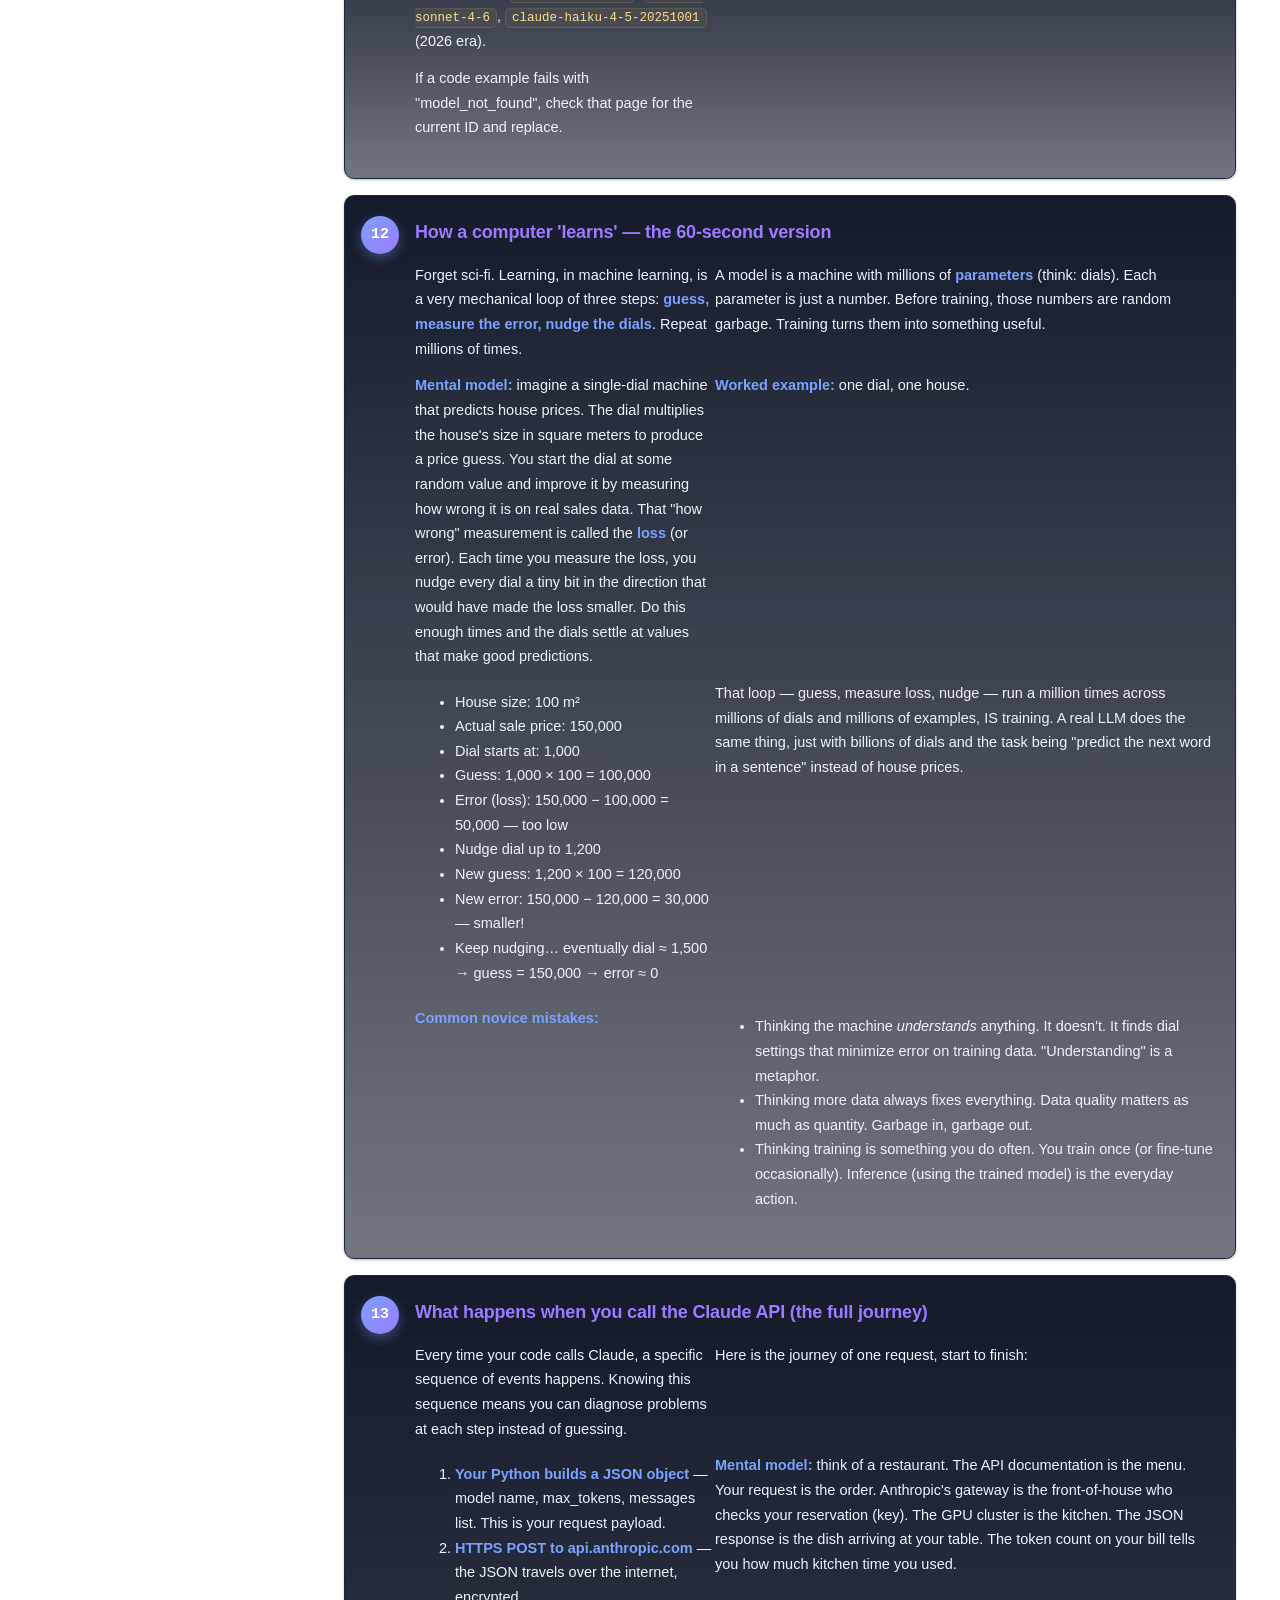
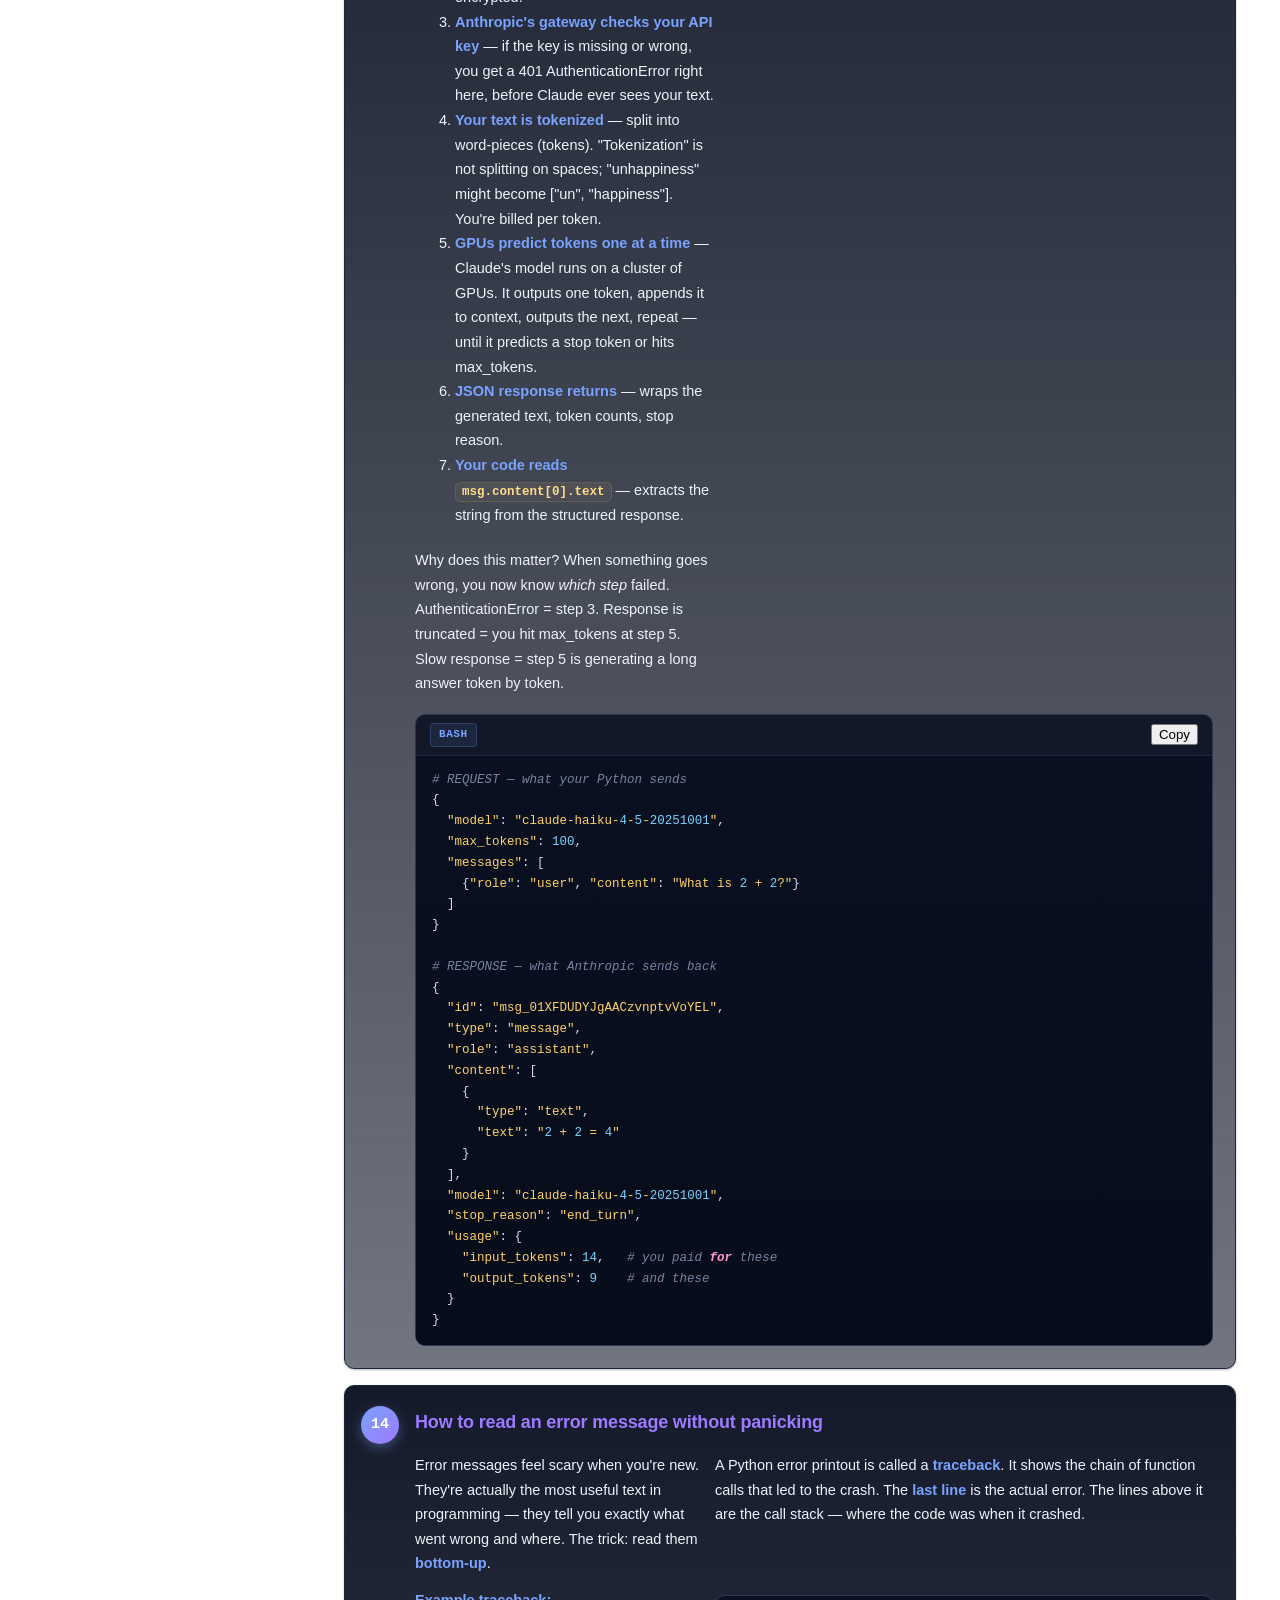
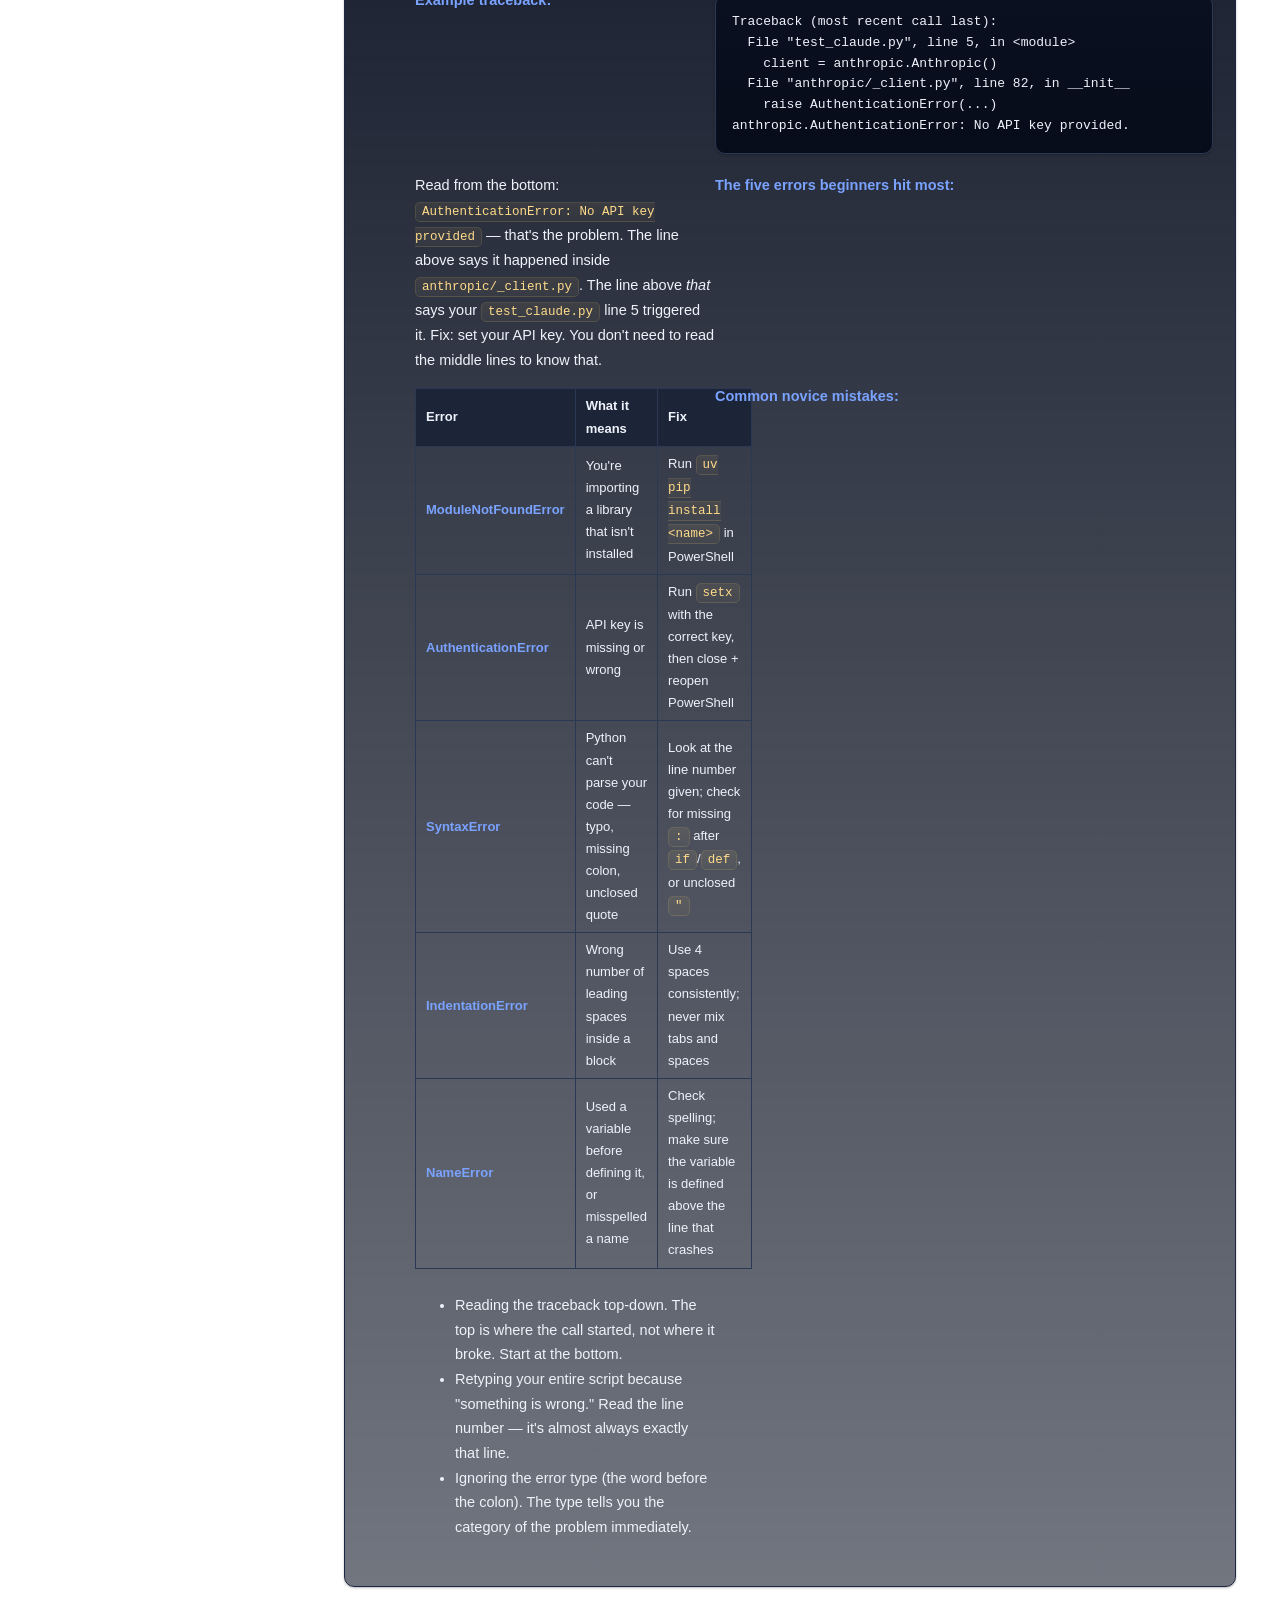
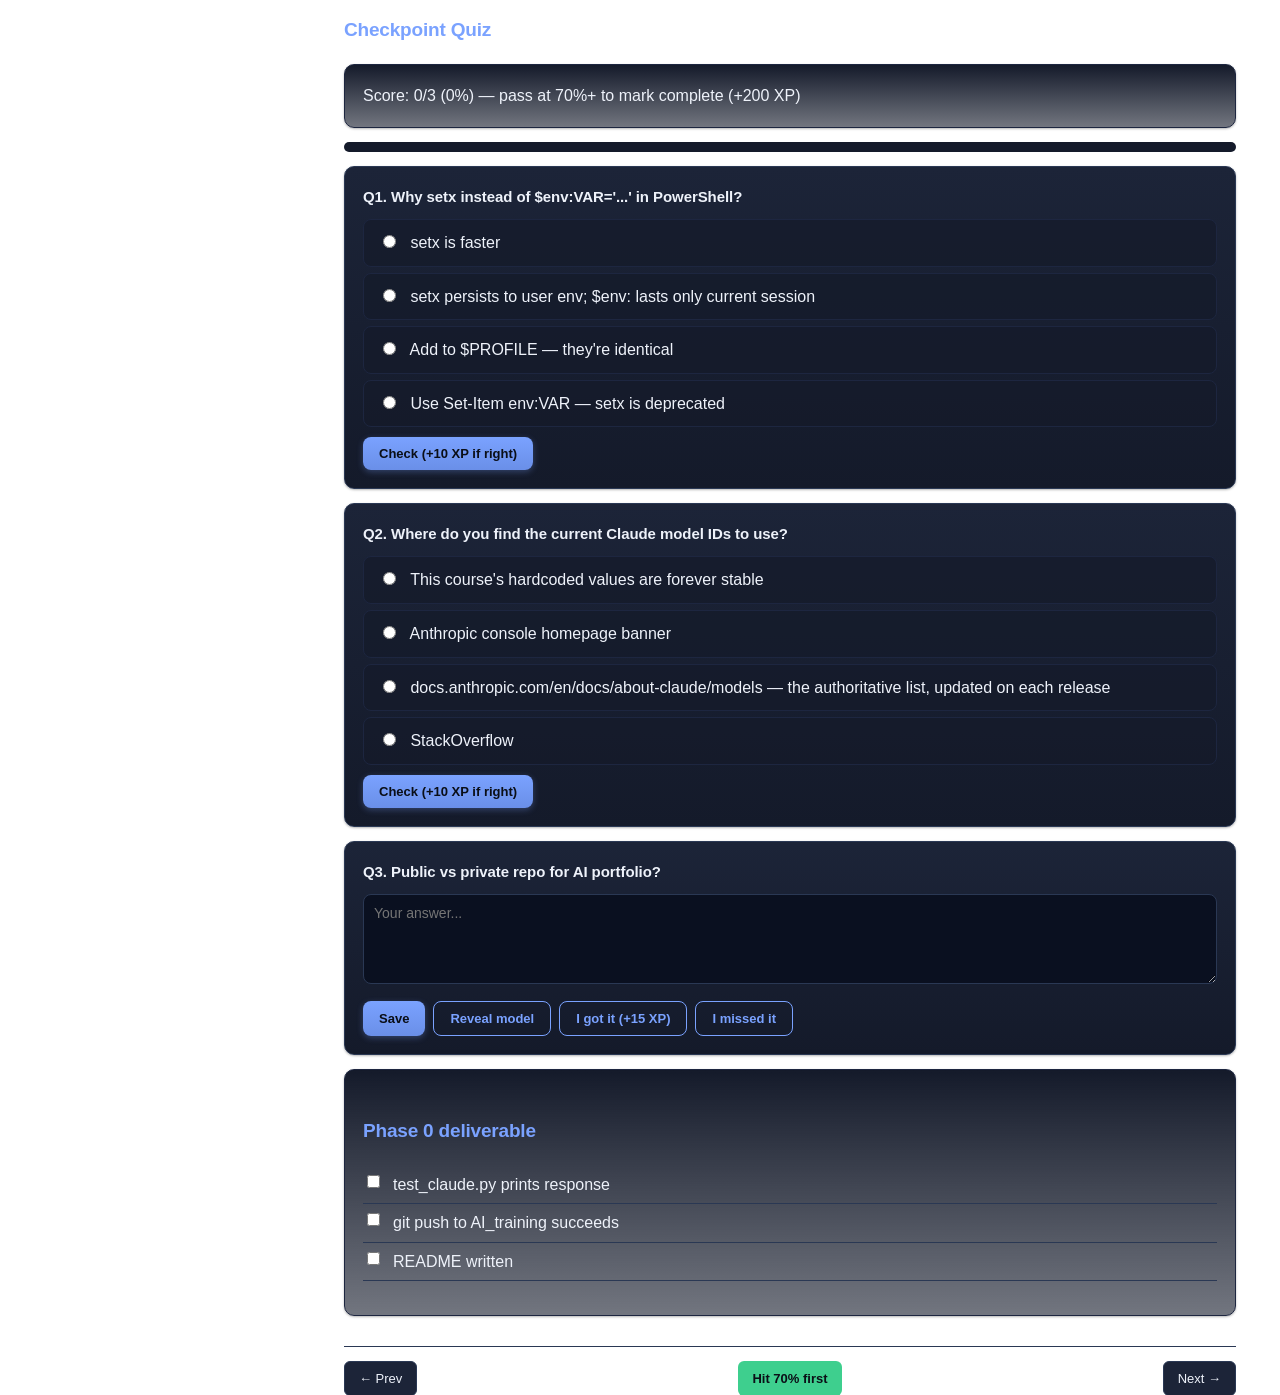
<file: ai_master_course.html>
<!doctype html>
<html lang="en">
<head>
<meta charset="utf-8">
<meta name="viewport" content="width=device-width,initial-scale=1">
<meta http-equiv="Content-Security-Policy" content="default-src 'self'; script-src 'self' 'unsafe-inline'; style-src 'self' 'unsafe-inline' https://fonts.googleapis.com; font-src 'self' https://fonts.gstatic.com; img-src 'self' data: blob:; connect-src 'self'; base-uri 'self'; form-action 'none'; object-src 'none'; frame-src 'none'">
<meta name="referrer" content="strict-origin-when-cross-origin">
<meta http-equiv="X-Content-Type-Options" content="nosniff">
<link rel="icon" type="image/png" sizes="32x32" href="favicon-32.png">
<link rel="apple-touch-icon" href="icon-192.png">
<title>AI Zero → Hero · Interactive Course + Games</title>
<link rel="stylesheet" href="course/course.css">
</head>
<body>
<a class="skip-link" href="#main-content">Skip to main content</a>
<div class="app">
<header class="topbar" role="banner">
  <button class="hamburger" id="hamburger" onclick="toggleDrawer()" aria-label="Toggle navigation" aria-expanded="false">
    <span></span><span></span><span></span>
  </button>
  <a class="brand" href="index.html" title="Back to the main site" style="text-decoration:none">⚡ AI Zero → Hero</a>
  <a class="home-link" href="index.html" title="Go to the main site" style="display:inline-flex;align-items:center;gap:6px;padding:6px 12px;border-radius:99px;background:rgba(122,162,255,.12);border:1px solid rgba(122,162,255,.3);color:var(--accent);font-size:12px;font-weight:600;text-decoration:none;white-space:nowrap;flex-shrink:0">← Main site</a>
  <div class="stats" role="group" aria-label="Player stats">
    <div class="stat lvl" aria-label="Level">Lv <b id="level">1</b></div>
    <div class="xp-bar" role="progressbar" aria-label="XP progress to next level" aria-valuemin="0" aria-valuemax="100" aria-valuenow="0" id="xp-bar"><div id="xp-bar-fill"></div></div>
    <div class="stat" aria-label="XP this level">XP <b id="xp">0</b> / <b id="xp-next">500</b></div>
    <div class="stat" aria-label="Day streak">🔥 Streak <b id="streak">0</b></div>
    <div class="stat" aria-label="Badges earned">🏆 Badges <b id="badge-count">0</b>/<b id="badge-total">0</b></div>
    <div class="stat timer-stat" aria-label="Focus timer">
      <button id="timer-btn" onclick="timerToggle()" style="background:transparent;border:none;color:var(--ink);cursor:pointer;font-size:14px;padding:0" title="Start 30-min focus session">▶</button>
      <select id="timer-len" onchange="timerSetLen(this.value)" aria-label="Session length" style="background:transparent;border:none;color:var(--ink);font-size:11px;cursor:pointer">
        <option value="25">25m</option>
        <option value="30" selected>30m</option>
        <option value="45">45m</option>
        <option value="60">60m</option>
      </select>
      <b id="timer-display">30:00</b>
    </div>
  </div>
</header>
<div class="body">
  <div class="drawer-backdrop" id="drawer-backdrop" onclick="toggleDrawer()"></div>
  <aside id="sidebar">
    <a href="index.html" title="Back to the main site" style="display:flex;align-items:center;gap:8px;padding:10px 12px;margin-bottom:10px;border-radius:8px;background:rgba(122,162,255,.1);border:1px solid rgba(122,162,255,.28);color:var(--accent);font-size:13px;font-weight:600;text-decoration:none">← Back to main site</a>
    <nav class="tabs">
      <button data-view="phases" class="active" onclick="switchView('phases')">Phases</button>
      <button data-view="games" onclick="switchView('games')">Games</button>
      <button data-view="review" onclick="switchView('review')">Review <span id="review-due-badge" style="display:none;background:var(--err);color:#fff;font-size:9px;padding:1px 5px;border-radius:99px;margin-left:2px"></span></button>
      <button data-view="portfolio" onclick="switchView('portfolio')">Portfolio</button>
      <button data-view="badges" onclick="switchView('badges')">Badges</button>
      <button data-view="reference" onclick="switchView('reference')">Ref</button>
      <button data-view="resources" onclick="switchView('resources')">Links</button>
      <button data-view="guide" onclick="switchView('guide')">Guide</button>
    </nav>
    <div id="sidebar-content"></div>
    <div class="tools">
      <button class="tool" onclick="exportProgress()">Export</button>
      <button class="tool" onclick="document.getElementById('import-file').click()">Import</button>
      <input id="import-file" type="file" accept="application/json" style="display:none" onchange="importProgress(event)">
      <button class="tool" onclick="resetProgress()">Reset</button>
    </div>
    <div style="margin-top:10px;font-size:11px;color:var(--muted)">Progress auto-saves to browser. Export JSON for backup.</div>
  </aside>
  <div style="display:flex;flex-direction:column;flex:1;min-width:0">
    <div id="streak-banner" class="streak-banner" style="display:none;margin:14px 40px 0 40px" role="status" aria-live="polite"></div>
    <main id="main" role="main"></main>
  </div>
</div>
</div>
<div id="main-content" tabindex="-1" class="sr-only">main content landmark</div>
<nav class="mobile-nav" aria-label="Quick navigation">
  <button data-view="phases" onclick="switchView('phases');closeDrawer()" class="active"><span class="ico">📚</span><span>Phases</span></button>
  <button data-view="games" onclick="switchView('games');closeDrawer()"><span class="ico">🎮</span><span>Games</span></button>
  <button data-view="review" onclick="switchView('review');closeDrawer()"><span class="ico">🔁</span><span>Review</span><span id="mnav-review-dot" class="badge-dot" style="display:none"></span></button>
  <button data-view="portfolio" onclick="switchView('portfolio');closeDrawer()"><span class="ico">📦</span><span>Portfolio</span></button>
  <button data-view="badges" onclick="switchView('badges');closeDrawer()"><span class="ico">🏆</span><span>Badges</span></button>
</nav>
<div class="xp-pop" id="xp-pop" role="status" aria-live="polite"></div>
<div id="modal-backdrop" style="display:none;position:fixed;inset:0;background:rgba(0,0,0,.6);z-index:100;align-items:center;justify-content:center" role="dialog" aria-modal="true" aria-labelledby="modal-title">
  <div style="background:var(--panel);border:1px solid var(--border);border-radius:10px;padding:22px;max-width:440px;width:92%">
    <h3 id="modal-title" style="margin-top:0">Confirm</h3>
    <p id="modal-body" style="color:var(--ink)"></p>
    <div id="modal-extra"></div>
    <div style="display:flex;gap:8px;justify-content:flex-end;margin-top:14px">
      <button id="modal-cancel" style="background:var(--panel2);color:var(--ink);border:1px solid var(--border);border-radius:6px;padding:8px 14px;cursor:pointer">Cancel</button>
      <button id="modal-ok" style="background:var(--accent);color:#0b0f17;border:none;border-radius:6px;padding:8px 14px;cursor:pointer;font-weight:600">OK</button>
    </div>
  </div>
</div>

<script src="course/content/c01-setup.js"></script>
<script src="course/content/c02-python.js"></script>
<script src="course/content/c03-first-app.js"></script>
<script src="course/content/c04-math.js"></script>
<script src="course/content/c05-python-ml.js"></script>
<script src="course/content/c06-classical-ml.js"></script>
<script src="course/content/c07-deep-learning.js"></script>
<script src="course/content/c08-nlp.js"></script>
<script src="course/content/c09-transformers.js"></script>
<script src="course/content/c10-pretrain.js"></script>
<script src="course/content/c11-finetune.js"></script>
<script src="course/content/c12-claude-apps.js"></script>
<script src="course/content/c13-rag.js"></script>
<script src="course/content/c14-agents.js"></script>
<script src="course/content/c15-mlops.js"></script>
<script src="course/content/c16-portfolio.js"></script>
<script src="course/reference.js"></script>
<script src="course/resources.js"></script>
<script src="course/studyguide.js"></script>
<script src="course/engine.js"></script>
</body>
</html>
</file>
<file: styles.css>
/* ============ Reset + Tokens ============ */
*,*::before,*::after{box-sizing:border-box;margin:0;padding:0}
:root{
  --bg:#070912;
  --bg-grad:radial-gradient(ellipse 80% 60% at 20% 0%,rgba(122,162,255,.12),transparent 60%),
            radial-gradient(ellipse 70% 50% at 80% 30%,rgba(157,122,255,.10),transparent 60%),
            radial-gradient(ellipse 60% 80% at 50% 100%,rgba(94,194,255,.08),transparent 60%),
            #070912;
  --panel:rgba(20,26,42,.6);
  --panel-2:rgba(28,36,56,.7);
  --panel-solid:#141a2a;
  --border:rgba(80,100,140,.25);
  --border-strong:rgba(122,162,255,.4);
  --ink:#eef2fa;
  --muted:#a3b0c7;
  --dim:#7884a0;
  --accent:#7aa2ff;
  --accent2:#9d7aff;
  --accent3:#5ec2ff;
  --gold:#ffd166;
  --ok:#3ecf8e;
  --warn:#ffb547;
  --err:#ff6b6b;
  --grad-primary:linear-gradient(135deg,#7aa2ff 0%,#9d7aff 50%,#ff7ad4 100%);
  --grad-text:linear-gradient(135deg,#7aa2ff 0%,#9d7aff 40%,#ffd166 100%);
  --grad-fire:linear-gradient(135deg,#ff7a59 0%,#ffd166 100%);
  --rad:14px; --rad-sm:8px; --rad-lg:22px;
  --shadow-sm:0 1px 2px rgba(0,0,0,.2),0 2px 6px rgba(0,0,0,.15);
  --shadow-md:0 6px 16px rgba(0,0,0,.3),0 2px 6px rgba(0,0,0,.2);
  --shadow-lg:0 24px 48px rgba(0,0,0,.45),0 8px 16px rgba(0,0,0,.25);
  --shadow-glow:0 0 0 1px rgba(122,162,255,.25),0 12px 40px rgba(122,162,255,.18);
  --t-fast:.18s; --t-base:.28s; --t-slow:.55s;
  --ease:cubic-bezier(.4,0,.2,1);
  --ease-out:cubic-bezier(.16,1,.3,1);
}
html{scroll-behavior:smooth;scroll-padding-top:72px}
/* Light mode overrides */
body.theme-light{
  --bg:#f7f8fb;
  --bg-grad:radial-gradient(ellipse 80% 60% at 20% 0%,rgba(122,162,255,.18),transparent 60%),
            radial-gradient(ellipse 70% 50% at 80% 30%,rgba(157,122,255,.14),transparent 60%),
            radial-gradient(ellipse 60% 80% at 50% 100%,rgba(94,194,255,.12),transparent 60%),
            #f4f6fb;
  --panel:rgba(255,255,255,.85);
  --panel-2:rgba(255,255,255,.95);
  --panel-solid:#ffffff;
  --border:rgba(60,72,100,.18);
  --border-strong:rgba(122,162,255,.55);
  --ink:#0e1422;
  --muted:#4a5878;
  --dim:#7884a0;
  --shadow-sm:0 1px 2px rgba(20,40,80,.08),0 2px 6px rgba(20,40,80,.06);
  --shadow-md:0 6px 16px rgba(20,40,80,.12),0 2px 6px rgba(20,40,80,.08);
  --shadow-lg:0 24px 48px rgba(20,40,80,.18),0 8px 16px rgba(20,40,80,.1);
  --shadow-glow:0 0 0 1px rgba(122,162,255,.4),0 12px 40px rgba(122,162,255,.22);
}
body.theme-light .nav{background:rgba(255,255,255,.75)}
body.theme-light .nav.scrolled{background:rgba(255,255,255,.92)}
body.theme-light pre, body.theme-light .codeblock{
  background:linear-gradient(180deg,#1a1f30,#0e1422) !important;
}
body.theme-light .codeblock pre code{color:#d3dcef}
body.theme-light code{background:rgba(255,209,102,.18);color:#9b6b00;border-color:rgba(255,209,102,.3)}
body.theme-light .demo-canvas-wrap, body.theme-light .game-stage{background:rgba(245,247,251,.6)}
body.theme-light .demo-canvas-wrap canvas, body.theme-light .game-stage canvas{background:#ffffff}
body.theme-light .modal{background:linear-gradient(180deg,rgba(255,255,255,.99),rgba(248,250,253,.99))}
body.theme-light .palette{background:linear-gradient(180deg,rgba(255,255,255,.99),rgba(248,250,253,.99))}
body.theme-light .tour-card{background:linear-gradient(180deg,rgba(255,255,255,.99),rgba(248,250,253,.99))}
body.theme-light .modal-header{background:linear-gradient(180deg,rgba(255,255,255,.99),rgba(255,255,255,.9))}
body.theme-light .demos-wrap{background:rgba(255,255,255,.65)}
body{
  background:var(--bg-grad);
  background-attachment:fixed;
  color:var(--ink);
  font-family:'Inter',ui-sans-serif,-apple-system,'Segoe UI',Roboto,Helvetica,Arial,sans-serif;
  line-height:1.65;
  -webkit-font-smoothing:antialiased;
  text-rendering:optimizeLegibility;
  overflow-x:hidden;
  min-height:100vh;
}
::selection{background:rgba(122,162,255,.4);color:#fff}
a{color:var(--accent);text-decoration:none;transition:color var(--t-fast)}
a:hover{color:var(--accent3)}
button{font-family:inherit;cursor:pointer;border:none;background:none;color:inherit}
img{max-width:100%;display:block}
:focus-visible{outline:2px solid var(--accent);outline-offset:3px;border-radius:4px}

/* ============ Top Nav ============ */
.nav{
  position:fixed;top:0;left:0;right:0;z-index:50;
  background:rgba(7,9,18,.7);
  backdrop-filter:blur(20px) saturate(180%);
  -webkit-backdrop-filter:blur(20px) saturate(180%);
  border-bottom:1px solid var(--border);
  transition:all var(--t-base);
}
.nav.scrolled{background:rgba(7,9,18,.92);box-shadow:var(--shadow-md)}
.nav-inner{
  max-width:1280px;margin:0 auto;padding:14px 24px;
  display:flex;align-items:center;gap:24px;
}
.brand{
  font-family:'Space Grotesk',sans-serif;font-weight:700;font-size:17px;letter-spacing:-.01em;
  background:var(--grad-text);-webkit-background-clip:text;background-clip:text;color:transparent;
  display:flex;align-items:center;gap:10px;flex-shrink:0;
}
.brand-icon{
  width:30px;height:30px;border-radius:8px;
  background:var(--grad-primary);
  display:grid;place-items:center;font-size:16px;color:#fff;
  box-shadow:0 4px 12px rgba(122,162,255,.4);
  animation:pulse-glow 3s ease-in-out infinite;
}
@keyframes pulse-glow{0%,100%{box-shadow:0 4px 12px rgba(122,162,255,.4)}50%{box-shadow:0 4px 24px rgba(157,122,255,.6)}}
.nav-links{display:flex;gap:4px;flex:1;justify-content:center}
.nav-links a{
  color:var(--muted);font-size:14px;font-weight:500;
  padding:8px 14px;border-radius:8px;
  transition:all var(--t-fast);
}
.nav-links a:hover{color:var(--ink);background:rgba(122,162,255,.08)}
.nav-cta{
  background:var(--grad-primary);color:#fff !important;font-weight:600;font-size:14px;
  padding:9px 18px;border-radius:99px;
  box-shadow:0 4px 14px rgba(122,162,255,.35);
  transition:all var(--t-base);
}
.nav-cta:hover{transform:translateY(-2px);box-shadow:0 8px 24px rgba(122,162,255,.5);text-decoration:none}
.nav-toggle{display:none;font-size:24px;color:var(--ink);padding:6px}
@media(max-width:880px){
  .nav-links{position:fixed;top:60px;left:0;right:0;flex-direction:column;background:rgba(7,9,18,.98);backdrop-filter:blur(20px);padding:16px;border-bottom:1px solid var(--border);transform:translateY(-110%);transition:transform var(--t-base);gap:2px}
  .nav-links.open{transform:translateY(0)}
  .nav-links a{padding:12px 16px}
  .nav-toggle{display:block}
}

/* Top progress bar */
.scroll-progress{
  position:fixed;top:0;left:0;height:3px;width:0%;
  background:var(--grad-primary);z-index:51;
  box-shadow:0 0 12px rgba(122,162,255,.6);
  transition:width .1s linear;
}

/* ============ Resume banner ============ */
.resume-banner{
  position:fixed;top:60px;left:0;right:0;z-index:49;
  display:none;
  background:linear-gradient(90deg,rgba(255,209,102,.15),rgba(255,122,212,.12));
  border-bottom:1px solid rgba(255,209,102,.35);
  backdrop-filter:blur(20px);
  padding:12px 24px;
  animation:slide-down .5s var(--ease-out);
}
.resume-banner.show{display:block}
@keyframes slide-down{from{transform:translateY(-100%);opacity:0}to{transform:translateY(0);opacity:1}}
.resume-banner-inner{
  max-width:1200px;margin:0 auto;
  display:flex;align-items:center;gap:16px;flex-wrap:wrap;
}
.resume-banner .icon{font-size:22px}
.resume-banner .msg{flex:1;font-size:14px;color:var(--ink);font-weight:500;min-width:200px}
.resume-banner .msg b{color:var(--gold)}
.resume-banner .actions{display:flex;gap:10px}
.resume-banner .btn-sm{
  padding:8px 16px;border-radius:99px;font-size:13px;font-weight:600;
  background:linear-gradient(135deg,#ffd166,#ff7ad4);color:#1a1208;
  box-shadow:0 4px 14px rgba(255,209,102,.35);
  transition:all var(--t-fast);
}
.resume-banner .btn-sm:hover{transform:translateY(-2px);box-shadow:0 6px 20px rgba(255,209,102,.5);text-decoration:none}
.resume-banner .btn-dismiss{
  padding:8px 14px;border-radius:99px;font-size:13px;
  background:rgba(255,255,255,.06);border:1px solid var(--border);color:var(--muted);
}
.resume-banner .btn-dismiss:hover{background:rgba(255,255,255,.1);color:var(--ink)}
body.has-resume{scroll-padding-top:130px}
@media(max-width:560px){
  .resume-banner{padding:10px 16px}
  .resume-banner .msg{font-size:13px}
}

/* ============ Hero ============ */
.hero{
  position:relative;min-height:100vh;
  padding:120px 24px 80px;
  display:flex;align-items:center;justify-content:center;
  overflow:hidden;
}
#hero-canvas{
  position:absolute;inset:0;width:100%;height:100%;
  z-index:0;opacity:.7;
}
.hero-content{
  position:relative;z-index:2;text-align:center;max-width:920px;
}
.hero-badge{
  display:inline-flex;align-items:center;gap:8px;
  padding:7px 16px;border-radius:99px;
  background:rgba(122,162,255,.1);border:1px solid rgba(122,162,255,.3);
  font-size:13px;color:var(--accent);font-weight:500;
  margin-bottom:28px;
  animation:fade-up .8s var(--ease-out) backwards;
}
.hero-badge .dot{width:6px;height:6px;border-radius:50%;background:var(--accent);box-shadow:0 0 12px var(--accent);animation:blink 2s ease-in-out infinite}
@keyframes blink{0%,100%{opacity:1}50%{opacity:.3}}
.hero h1{
  font-family:'Space Grotesk',sans-serif;
  font-size:clamp(40px,8vw,84px);
  font-weight:700;line-height:1.05;letter-spacing:-.03em;
  margin-bottom:24px;
  animation:fade-up 1s .1s var(--ease-out) backwards;
}
.hero h1 .shimmer{
  background:linear-gradient(110deg,#7aa2ff 0%,#9d7aff 30%,#ff7ad4 50%,#ffd166 70%,#7aa2ff 100%);
  background-size:200% 100%;
  -webkit-background-clip:text;background-clip:text;color:transparent;
  animation:shimmer 6s linear infinite;
  display:inline-block;
}
@keyframes shimmer{0%{background-position:0% 50%}100%{background-position:200% 50%}}
.hero p.lede{
  font-size:clamp(17px,2.2vw,22px);
  color:var(--muted);max-width:680px;margin:0 auto 40px;
  line-height:1.55;font-weight:400;
  animation:fade-up 1s .2s var(--ease-out) backwards;
}
@keyframes fade-up{from{opacity:0;transform:translateY(24px)}to{opacity:1;transform:translateY(0)}}
.hero-ctas{
  display:flex;gap:14px;justify-content:center;flex-wrap:wrap;
  animation:fade-up 1s .3s var(--ease-out) backwards;
}
.btn{
  display:inline-flex;align-items:center;gap:10px;
  padding:14px 28px;border-radius:99px;
  font-weight:600;font-size:15px;letter-spacing:-.005em;
  transition:all var(--t-base) var(--ease);
  cursor:pointer;
}
.btn-primary{
  background:var(--grad-primary);color:#fff;
  box-shadow:0 10px 30px rgba(122,162,255,.35),inset 0 1px 0 rgba(255,255,255,.2);
}
.btn-primary:hover{transform:translateY(-3px);box-shadow:0 16px 40px rgba(122,162,255,.5),inset 0 1px 0 rgba(255,255,255,.3);text-decoration:none}
.btn-ghost{
  background:rgba(255,255,255,.04);color:var(--ink);
  border:1px solid var(--border);
  backdrop-filter:blur(10px);
}
.btn-ghost:hover{background:rgba(255,255,255,.08);border-color:var(--border-strong);transform:translateY(-2px)}
.btn .arrow{transition:transform var(--t-base)}
.btn:hover .arrow{transform:translateX(4px)}

.hero-stats{
  display:flex;gap:48px;justify-content:center;flex-wrap:wrap;
  margin-top:64px;
  animation:fade-up 1s .5s var(--ease-out) backwards;
}
.hero-stat{text-align:center}
.hero-stat .num{
  font-family:'Space Grotesk',sans-serif;
  font-size:clamp(28px,4vw,40px);font-weight:700;
  background:var(--grad-text);-webkit-background-clip:text;background-clip:text;color:transparent;
  line-height:1;
}
.hero-stat .lbl{font-size:13px;color:var(--muted);margin-top:6px;letter-spacing:.02em;text-transform:uppercase;font-weight:500}

.scroll-cue{
  position:absolute;bottom:30px;left:50%;transform:translateX(-50%);
  color:var(--dim);font-size:12px;display:flex;flex-direction:column;align-items:center;gap:6px;
  animation:fade-up 1s .8s var(--ease-out) backwards, bob 2.5s ease-in-out infinite 1s;
}
@keyframes bob{0%,100%{transform:translateX(-50%) translateY(0)}50%{transform:translateX(-50%) translateY(8px)}}
.scroll-cue .arr{font-size:18px}

/* ============ Section base ============ */
section.block{
  padding:100px 24px;position:relative;
}
.container{max-width:1200px;margin:0 auto}
.section-head{text-align:center;margin-bottom:64px}
.section-eyebrow{
  display:inline-block;font-size:13px;font-weight:600;color:var(--accent);
  letter-spacing:.12em;text-transform:uppercase;margin-bottom:14px;
}
.section-head h2{
  font-family:'Space Grotesk',sans-serif;
  font-size:clamp(32px,5vw,52px);font-weight:700;letter-spacing:-.02em;line-height:1.1;
  margin-bottom:18px;
}
.section-head h2 .grad{background:var(--grad-text);-webkit-background-clip:text;background-clip:text;color:transparent}
.section-head p{font-size:18px;color:var(--muted);max-width:680px;margin:0 auto;line-height:1.6}

/* Scroll reveal */
.reveal{opacity:0;transform:translateY(40px);transition:opacity .8s var(--ease-out),transform .8s var(--ease-out)}
.reveal.in{opacity:1;transform:translateY(0)}
.reveal[data-delay="100"]{transition-delay:.1s}
.reveal[data-delay="200"]{transition-delay:.2s}
.reveal[data-delay="300"]{transition-delay:.3s}
.reveal[data-delay="400"]{transition-delay:.4s}

/* ============ Outcomes grid ============ */
.outcomes{
  display:grid;grid-template-columns:repeat(auto-fit,minmax(260px,1fr));
  gap:20px;
}
.outcome-card{
  position:relative;
  background:var(--panel);
  border:1px solid var(--border);
  border-radius:var(--rad);padding:32px 28px;
  transition:all var(--t-base);
  overflow:hidden;
  backdrop-filter:blur(10px);
}
.outcome-card::before{
  content:"";position:absolute;inset:0;border-radius:var(--rad);
  background:linear-gradient(135deg,rgba(122,162,255,.1),transparent 60%);
  opacity:0;transition:opacity var(--t-base);pointer-events:none;
}
.outcome-card:hover{
  transform:translateY(-6px);
  border-color:var(--border-strong);
  box-shadow:var(--shadow-glow);
}
.outcome-card:hover::before{opacity:1}
.outcome-icon{
  width:52px;height:52px;border-radius:14px;
  background:var(--grad-primary);
  display:grid;place-items:center;font-size:24px;
  margin-bottom:18px;
  box-shadow:0 8px 20px rgba(122,162,255,.3);
}
.outcome-card h3{font-size:19px;font-weight:700;margin-bottom:10px;letter-spacing:-.01em}
.outcome-card p{font-size:14.5px;color:var(--muted);line-height:1.6}

/* ============ Roadmap timeline ============ */
.roadmap-wrap{position:relative;max-width:1100px;margin:0 auto}
.roadmap-line{
  position:absolute;left:50%;top:0;bottom:0;width:2px;
  background:linear-gradient(180deg,transparent,var(--accent) 8%,var(--accent2) 50%,var(--gold) 92%,transparent);
  transform:translateX(-50%);
  opacity:.35;
}
@media(max-width:780px){
  .roadmap-line{left:22px}
}
.phase{
  display:grid;grid-template-columns:1fr 80px 1fr;
  gap:24px;align-items:start;margin-bottom:48px;position:relative;
}
@media(max-width:780px){
  .phase{grid-template-columns:44px 1fr;gap:16px}
  .phase .phase-side{display:none}
}
.phase-num{
  grid-column:2;justify-self:center;
  width:60px;height:60px;border-radius:50%;
  background:radial-gradient(circle,var(--panel-solid),var(--bg));
  border:2px solid var(--accent);
  display:grid;place-items:center;
  font-family:'Space Grotesk',sans-serif;font-weight:700;font-size:18px;color:var(--accent);
  position:relative;z-index:2;
  box-shadow:0 0 0 8px rgba(7,9,18,.9),0 0 24px rgba(122,162,255,.4);
  transition:all var(--t-base);
}
@media(max-width:780px){
  .phase-num{grid-column:1;width:44px;height:44px;font-size:15px}
}
.phase.in .phase-num{
  background:var(--grad-primary);color:#fff;border-color:transparent;
  transform:scale(1.08);
}
.phase-card{
  background:var(--panel);
  border:1px solid var(--border);border-radius:var(--rad);
  padding:24px 26px;
  backdrop-filter:blur(10px);
  transition:all var(--t-base);
}
.phase-card:hover{border-color:var(--border-strong);transform:translateY(-3px);box-shadow:var(--shadow-md)}
.phase:nth-child(odd) .phase-card{grid-column:1}
.phase:nth-child(odd) .phase-side{grid-column:3}
.phase:nth-child(even) .phase-card{grid-column:3}
.phase:nth-child(even) .phase-side{grid-column:1}
@media(max-width:780px){
  .phase .phase-card,
  .phase:nth-child(odd) .phase-card,
  .phase:nth-child(even) .phase-card{grid-column:2}
}
.phase-side{
  font-size:13px;color:var(--dim);padding-top:18px;
}
.phase:nth-child(odd) .phase-side{text-align:left}
.phase:nth-child(even) .phase-side{text-align:right}
.phase-meta{display:flex;flex-wrap:wrap;gap:8px;margin-bottom:12px}
.tag{
  display:inline-block;font-size:11px;font-weight:600;letter-spacing:.04em;
  padding:4px 10px;border-radius:99px;text-transform:uppercase;
  background:rgba(122,162,255,.1);color:var(--accent);
  border:1px solid rgba(122,162,255,.25);
}
.tag.gold{background:rgba(255,209,102,.1);color:var(--gold);border-color:rgba(255,209,102,.3)}
.tag.purple{background:rgba(157,122,255,.1);color:var(--accent2);border-color:rgba(157,122,255,.3)}
.tag.green{background:rgba(62,207,142,.1);color:var(--ok);border-color:rgba(62,207,142,.3)}
.phase-card h3{
  font-family:'Space Grotesk',sans-serif;font-size:22px;font-weight:700;
  margin-bottom:8px;letter-spacing:-.01em;
}
.phase-eli5{
  font-size:14.5px;color:var(--muted);margin-bottom:14px;
  padding:12px 14px;border-radius:10px;
  background:rgba(122,162,255,.06);
  border-left:3px solid var(--accent);
}
.phase-eli5 b{color:var(--accent);font-weight:600}
.phase-topics{display:flex;flex-wrap:wrap;gap:6px;margin:14px 0 4px}
.topic-pill{
  font-size:12px;padding:4px 10px;border-radius:6px;
  background:rgba(255,255,255,.04);color:var(--muted);
  border:1px solid var(--border);font-weight:500;
}
.phase-projects{margin-top:14px}
.phase-projects b{font-size:12px;color:var(--gold);font-weight:600;letter-spacing:.04em;text-transform:uppercase;display:block;margin-bottom:6px}
.phase-projects ul{list-style:none;padding:0}
.phase-projects li{font-size:13.5px;color:var(--muted);padding:4px 0 4px 22px;position:relative}
.phase-projects li::before{content:"▸";position:absolute;left:6px;color:var(--accent);font-size:12px;top:5px}

.phase-help{
  margin-top:18px;border-top:1px solid var(--border);padding-top:14px;
}
.phase-help summary{
  cursor:pointer;list-style:none;
  display:flex;align-items:center;gap:8px;
  font-size:13px;font-weight:600;color:var(--accent);
  padding:8px 12px;border-radius:8px;
  background:rgba(122,162,255,.06);
  border:1px solid rgba(122,162,255,.18);
  transition:all var(--t-fast);
  user-select:none;
}
.phase-help summary::-webkit-details-marker{display:none}
.phase-help summary:hover{background:rgba(122,162,255,.12);border-color:var(--border-strong)}
.phase-help .help-icon{font-size:14px}
.phase-help .help-count{
  margin-left:auto;
  font-family:'JetBrains Mono',monospace;font-size:11px;
  background:rgba(255,255,255,.08);color:var(--ink);
  padding:2px 7px;border-radius:99px;font-weight:600;
}
.phase-help .help-chev{font-size:12px;transition:transform var(--t-fast);opacity:.7}
.phase-help[open] .help-chev{transform:rotate(180deg)}
.phase-help .help-list{
  list-style:none;padding:14px 0 4px;margin:0;
  display:flex;flex-direction:column;gap:10px;
  animation:help-in .3s var(--ease-out);
}
@keyframes help-in{from{opacity:0;transform:translateY(-6px)}to{opacity:1;transform:translateY(0)}}
.help-item{
  background:rgba(7,9,18,.5);
  border:1px solid var(--border);border-radius:8px;
  padding:10px 12px;
  transition:all var(--t-fast);
}
.help-item:hover{border-color:var(--border-strong);background:rgba(7,9,18,.7);transform:translateX(2px)}
.help-item a{
  display:flex;align-items:center;gap:10px;
  color:var(--ink);font-weight:600;font-size:13.5px;
  text-decoration:none;
}
.help-item a:hover .help-title{color:var(--accent3)}
.help-type{
  font-family:'JetBrains Mono',monospace;font-size:10px;font-weight:700;
  padding:2px 7px;border-radius:4px;letter-spacing:.04em;text-transform:uppercase;
  flex-shrink:0;
}
.help-type-video{background:rgba(255,122,212,.15);color:#ff9ad9;border:1px solid rgba(255,122,212,.3)}
.help-type-article{background:rgba(122,162,255,.15);color:var(--accent);border:1px solid rgba(122,162,255,.3)}
.help-type-docs{background:rgba(94,194,255,.15);color:var(--accent3);border:1px solid rgba(94,194,255,.3)}
.help-type-book{background:rgba(255,209,102,.15);color:var(--gold);border:1px solid rgba(255,209,102,.3)}
.help-type-course{background:rgba(62,207,142,.15);color:var(--ok);border:1px solid rgba(62,207,142,.3)}
.help-type-paper{background:rgba(157,122,255,.15);color:var(--accent2);border:1px solid rgba(157,122,255,.3)}
.help-title{flex:1;line-height:1.3;transition:color var(--t-fast)}
.help-ext{font-size:13px;color:var(--dim);transition:transform var(--t-fast)}
.help-item:hover .help-ext{transform:translate(2px,-2px);color:var(--accent)}
.help-why{
  font-size:12.5px;color:var(--muted);line-height:1.5;
  margin:6px 0 0;padding-left:8px;
  border-left:2px solid rgba(122,162,255,.2);
}

/* ============ Phase checkbox + open button ============ */
.phase-actions{
  display:flex;align-items:center;gap:10px;margin-top:16px;
  padding-top:14px;border-top:1px solid var(--border);
  flex-wrap:wrap;
}
.phase-check{
  display:inline-flex;align-items:center;gap:8px;
  cursor:pointer;user-select:none;
  font-size:13px;color:var(--muted);font-weight:500;
}
.phase-check input{
  appearance:none;-webkit-appearance:none;
  width:20px;height:20px;border-radius:6px;
  border:2px solid var(--border);background:rgba(7,9,18,.4);
  cursor:pointer;position:relative;
  transition:all var(--t-fast);
  flex-shrink:0;
}
.phase-check input:hover{border-color:var(--accent)}
.phase-check input:checked{
  background:var(--grad-primary);border-color:transparent;
}
.phase-check input:checked::after{
  content:"";position:absolute;
  left:5px;top:1px;width:6px;height:11px;
  border:solid #fff;border-width:0 2px 2px 0;
  transform:rotate(45deg);
}
.phase-check.done{color:var(--ok)}
.phase-check.done .lbl::after{content:" ✓"}
.btn-open-lesson{
  margin-left:auto;
  padding:8px 16px;border-radius:8px;
  background:linear-gradient(135deg,rgba(122,162,255,.15),rgba(157,122,255,.1));
  border:1px solid rgba(122,162,255,.3);
  color:var(--accent);font-size:13px;font-weight:600;
  display:inline-flex;align-items:center;gap:6px;
  cursor:pointer;transition:all var(--t-fast);
}
.btn-open-lesson:hover{
  background:linear-gradient(135deg,rgba(122,162,255,.25),rgba(157,122,255,.2));
  color:var(--ink);transform:translateX(2px);
}
.phase.done .phase-num{
  background:linear-gradient(135deg,var(--ok),#2ab87a) !important;
  color:#0a0e16 !important;border-color:transparent;
}
.phase.done .phase-num::after{
  content:"✓";position:absolute;font-size:18px;font-weight:900;
}
.phase.done .phase-card{border-color:rgba(62,207,142,.3)}

/* ============ Progress ring in nav ============ */
.nav-progress{
  display:flex;align-items:center;gap:10px;
  padding:6px 12px;border-radius:99px;
  background:rgba(255,255,255,.04);border:1px solid var(--border);
  font-size:12px;color:var(--muted);
  flex-shrink:0;
}
.nav-progress .ring{
  width:28px;height:28px;position:relative;flex-shrink:0;
}
.nav-progress .ring svg{transform:rotate(-90deg);width:28px;height:28px}
.nav-progress .ring circle{fill:none;stroke-width:3}
.nav-progress .ring .track{stroke:rgba(255,255,255,.08)}
.nav-progress .ring .bar{
  stroke:url(#ringGrad);
  stroke-dasharray:75.4;
  stroke-dashoffset:75.4;
  transition:stroke-dashoffset .6s var(--ease-out);
  stroke-linecap:round;
}
.nav-progress .pct{font-family:'JetBrains Mono',monospace;color:var(--ink);font-weight:700}
.streak-chip{
  display:inline-flex;align-items:center;gap:5px;
  padding:6px 12px;border-radius:99px;
  background:rgba(255,209,102,.1);border:1px solid rgba(255,209,102,.3);
  font-size:12px;color:var(--gold);font-weight:700;
  font-family:'JetBrains Mono',monospace;
  flex-shrink:0;
}
.streak-chip.cold{background:rgba(255,255,255,.04);border-color:var(--border);color:var(--muted)}
@media(max-width:980px){
  .nav-progress .lbl{display:none}
  .streak-chip{padding:6px 10px}
}
@media(max-width:680px){
  .nav-progress,.streak-chip{display:none}
}

/* ============ Modal (deep-dive) ============ */
.modal-bg{
  position:fixed;inset:0;z-index:100;
  background:rgba(7,9,18,.85);backdrop-filter:blur(8px);
  display:none;align-items:center;justify-content:center;
  padding:24px;
  animation:fade-in .2s var(--ease-out);
}
.modal-bg.open{display:flex}
.modal{
  background:linear-gradient(180deg,rgba(20,26,42,.98),rgba(14,18,30,.98));
  border:1px solid var(--border-strong);border-radius:var(--rad-lg);
  width:100%;max-width:880px;max-height:92vh;
  overflow-y:auto;
  box-shadow:0 30px 80px rgba(0,0,0,.6),0 0 0 1px rgba(122,162,255,.15);
  animation:modal-in .3s var(--ease-out);
  position:relative;
  scrollbar-width:thin;
}
.modal::-webkit-scrollbar{width:8px}
.modal::-webkit-scrollbar-track{background:transparent}
.modal::-webkit-scrollbar-thumb{background:var(--border);border-radius:99px}
@keyframes modal-in{from{opacity:0;transform:translateY(20px) scale(.98)}to{opacity:1;transform:translateY(0) scale(1)}}
.modal-header{
  position:sticky;top:0;z-index:2;
  background:linear-gradient(180deg,rgba(20,26,42,.99),rgba(20,26,42,.9));
  backdrop-filter:blur(10px);
  padding:24px 32px 18px;
  border-bottom:1px solid var(--border);
  display:flex;align-items:flex-start;gap:16px;
}
.modal-header .num{
  width:48px;height:48px;border-radius:14px;
  background:var(--grad-primary);
  display:grid;place-items:center;
  font-family:'Space Grotesk',sans-serif;font-weight:700;font-size:20px;
  color:#fff;flex-shrink:0;
  box-shadow:0 6px 18px rgba(122,162,255,.3);
}
.modal-header .info{flex:1;min-width:0}
.modal-header h2{
  font-family:'Space Grotesk',sans-serif;
  font-size:24px;font-weight:700;margin-bottom:6px;letter-spacing:-.01em;
  background:none;-webkit-background-clip:initial;background-clip:initial;color:var(--ink);
}
.modal-header .meta{display:flex;gap:8px;flex-wrap:wrap}
.modal-close{
  position:absolute;top:18px;right:18px;
  width:36px;height:36px;border-radius:50%;
  background:rgba(255,255,255,.06);border:1px solid var(--border);
  color:var(--muted);font-size:18px;
  display:grid;place-items:center;cursor:pointer;
  transition:all var(--t-fast);z-index:3;
}
.modal-close:hover{background:rgba(255,107,107,.15);color:var(--err);border-color:var(--err);transform:rotate(90deg)}
.modal-body{padding:24px 32px 32px}
.modal-body h3{
  font-family:'Space Grotesk',sans-serif;font-size:18px;font-weight:700;
  margin:24px 0 10px;color:var(--accent);letter-spacing:-.005em;
  display:flex;align-items:center;gap:8px;
}
.modal-body h3 .ico{font-size:16px}
.modal-body p{font-size:15px;line-height:1.7;color:var(--ink);margin-bottom:12px}
.modal-body p.lede{font-size:16px;color:var(--muted)}
.modal-body .pro-toggle{
  display:inline-flex;align-items:center;gap:8px;
  padding:6px 14px;border-radius:99px;
  background:rgba(157,122,255,.1);border:1px solid rgba(157,122,255,.3);
  color:var(--accent2);font-size:12px;font-weight:600;
  cursor:pointer;margin-bottom:14px;
  transition:all var(--t-fast);
}
.modal-body .pro-toggle:hover{background:rgba(157,122,255,.18)}
.modal-body .pro-detail{
  display:none;padding:14px 16px;border-radius:10px;
  background:rgba(157,122,255,.06);border:1px solid rgba(157,122,255,.2);
  margin:8px 0 16px;
  animation:fade-in .3s var(--ease-out);
}
.modal-body .pro-detail.show{display:block}
.modal-body .pro-detail b{color:var(--accent2)}
.modal-body .pro-toggle.eli5-toggle{
  background:rgba(94,194,255,.1);border-color:rgba(94,194,255,.3);color:var(--accent3);
  margin-right:8px;
}
.modal-body .pro-toggle.eli5-toggle:hover{background:rgba(94,194,255,.18)}
.modal-body .eli5-detail{
  background:rgba(94,194,255,.06);border-color:rgba(94,194,255,.2);
}
.modal-body .eli5-detail b{color:var(--accent3)}
.callout-block{
  margin:18px 0;padding:14px 18px;border-radius:10px;
  background:rgba(255,255,255,.02);border:1px solid var(--border);
}
.callout-block h4{
  margin:0 0 10px;font-size:13.5px;font-weight:700;
  letter-spacing:.04em;text-transform:uppercase;
  display:flex;align-items:center;gap:8px;
}
.callout-block.pitfalls{background:rgba(255,107,107,.05);border-color:rgba(255,107,107,.25)}
.callout-block.pitfalls h4{color:var(--err)}
.callout-block.rubric{background:rgba(62,207,142,.05);border-color:rgba(62,207,142,.25)}
.callout-block.rubric h4{color:var(--ok)}
.callout-block ul{list-style:none;padding:0;margin:0}
.callout-block li{
  font-size:14px;line-height:1.6;color:var(--ink);
  padding:6px 0 6px 22px;position:relative;
}
.callout-block li::before{
  position:absolute;left:0;top:6px;font-size:14px;
}
.callout-block.pitfalls li::before{content:"⚠";color:var(--err)}
.callout-block.rubric li::before{content:"✓";color:var(--ok);font-weight:700}

/* Inline glossary tooltips */
.glo-tip{
  position:relative;
  border-bottom:1px dashed rgba(122,162,255,.55);
  cursor:help;
  color:inherit;
}
.glo-tip::after{
  content:attr(data-tip);
  position:absolute;left:50%;bottom:calc(100% + 8px);
  transform:translateX(-50%);
  min-width:240px;max-width:340px;width:max-content;
  background:linear-gradient(180deg,rgba(20,26,42,.99),rgba(14,18,30,.99));
  border:1px solid var(--border-strong);
  border-radius:8px;padding:10px 12px;
  font-size:12.5px;font-weight:400;line-height:1.55;color:var(--ink);
  box-shadow:0 10px 30px rgba(0,0,0,.5);
  opacity:0;pointer-events:none;
  transition:opacity .15s ease-out, transform .15s ease-out;
  z-index:10;
  white-space:normal;text-align:left;
  text-decoration:none;
}
.glo-tip:hover::after,.glo-tip:focus::after{opacity:1;transform:translateX(-50%) translateY(-2px)}

/* Code block w/ pseudo-highlight + copy */
.codeblock{
  background:linear-gradient(180deg,#0a1020,#070c1a);
  border:1px solid var(--border);
  border-radius:10px;margin:12px 0;
  overflow:hidden;position:relative;
}
.codeblock-head{
  display:flex;align-items:center;justify-content:space-between;
  padding:8px 14px;
  background:rgba(255,255,255,.03);
  border-bottom:1px solid var(--border);
}
.codeblock-head .lang{
  font-family:'JetBrains Mono',monospace;font-size:11px;
  color:var(--accent);font-weight:600;letter-spacing:.04em;text-transform:uppercase;
}
.codeblock-head .label{font-size:12px;color:var(--muted);font-weight:500}
.codeblock-copy{
  background:rgba(255,255,255,.06);border:1px solid var(--border);
  color:var(--muted);font-size:11px;font-weight:600;
  padding:4px 10px;border-radius:6px;
  cursor:pointer;transition:all var(--t-fast);
  font-family:'Inter',sans-serif;
}
.codeblock-copy:hover{background:rgba(122,162,255,.15);color:var(--accent);border-color:var(--accent)}
.codeblock-copy.copied{background:rgba(62,207,142,.15);color:var(--ok);border-color:var(--ok)}
.codeblock pre{
  background:none;border:none;border-radius:0;box-shadow:none;
  padding:14px 16px;margin:0;
  font-family:'JetBrains Mono',monospace;font-size:13px;line-height:1.6;
  color:#d3dcef;overflow-x:auto;
}
.codeblock .kw{color:#ff9ad9;font-weight:600}
.codeblock .str{color:#ffd166}
.codeblock .num{color:#7ad4ff}
.codeblock .com{color:#7884a0;font-style:italic}
.codeblock .fn{color:#7aa2ff}

/* Quiz */
.quiz-block{
  background:rgba(122,162,255,.04);
  border:1px solid var(--border);border-radius:12px;
  padding:20px 22px;margin:18px 0;
}
.quiz-block h3{margin-top:0 !important}
.quiz-q{margin-bottom:18px}
.quiz-q:last-child{margin-bottom:0}
.quiz-q .q{
  font-weight:600;font-size:15px;color:var(--ink);
  margin-bottom:10px;line-height:1.5;
}
.quiz-q .opts{display:flex;flex-direction:column;gap:6px}
.quiz-q .opts button{
  text-align:left;padding:10px 14px;border-radius:8px;
  background:rgba(7,9,18,.5);border:1px solid var(--border);
  color:var(--ink);font-size:14px;
  cursor:pointer;transition:all var(--t-fast);
  font-family:inherit;
  display:flex;align-items:center;gap:10px;
}
.quiz-q .opts button:hover:not(.correct):not(.wrong){
  background:rgba(122,162,255,.08);border-color:var(--border-strong);
  transform:translateX(2px);
}
.quiz-q .opts button::before{
  content:"";width:18px;height:18px;border-radius:50%;
  border:2px solid var(--border);flex-shrink:0;
  transition:all var(--t-fast);
}
.quiz-q .opts button.correct{
  background:rgba(62,207,142,.12);border-color:var(--ok);color:var(--ok);
}
.quiz-q .opts button.correct::before{background:var(--ok);border-color:var(--ok);box-shadow:inset 0 0 0 3px #0a0e16}
.quiz-q .opts button.wrong{
  background:rgba(255,107,107,.1);border-color:var(--err);color:var(--err);
}
.quiz-q .opts button.wrong::before{background:var(--err);border-color:var(--err)}
.quiz-q .opts button[disabled]{cursor:default;opacity:.7}
.quiz-q .opts button.correct[disabled],.quiz-q .opts button.wrong[disabled]{opacity:1}
.quiz-explain{
  margin-top:10px;padding:10px 14px;border-radius:8px;
  background:rgba(122,162,255,.06);border-left:3px solid var(--accent);
  font-size:13.5px;line-height:1.55;color:var(--muted);
  display:none;animation:fade-in .3s;
}
.quiz-explain.show{display:block}
.quiz-explain b{color:var(--accent)}
.quiz-score{
  margin-top:18px;padding-top:14px;border-top:1px solid var(--border);
  text-align:center;font-size:14px;color:var(--muted);
}
.quiz-score b{color:var(--gold);font-size:18px;font-family:'JetBrains Mono',monospace}
.modal-cta{
  display:flex;gap:10px;margin-top:24px;padding-top:20px;
  border-top:1px solid var(--border);
  flex-wrap:wrap;
}
.btn-complete{
  flex:1;min-width:180px;
  padding:12px 22px;border-radius:10px;
  background:var(--grad-primary);color:#fff;
  font-weight:700;font-size:14px;
  display:inline-flex;align-items:center;justify-content:center;gap:8px;
  cursor:pointer;transition:all var(--t-fast);
  box-shadow:0 6px 20px rgba(122,162,255,.35);
}
.btn-complete:hover{transform:translateY(-2px);box-shadow:0 10px 28px rgba(122,162,255,.5)}
.btn-complete.done{background:linear-gradient(135deg,var(--ok),#2ab87a);color:#0a0e16}
.btn-modal-close-alt{
  padding:12px 22px;border-radius:10px;
  background:rgba(255,255,255,.04);border:1px solid var(--border);
  color:var(--muted);font-weight:600;font-size:14px;
  cursor:pointer;transition:all var(--t-fast);
}
.btn-modal-close-alt:hover{color:var(--ink);background:rgba(255,255,255,.08)}

/* ============ Modal section nav (inner) ============ */
.modal-tabs{
  position:sticky;top:88px;z-index:2;
  display:flex;gap:4px;padding:6px;margin:-8px 0 14px;
  background:rgba(7,9,18,.85);
  backdrop-filter:blur(10px);
  border-radius:10px;border:1px solid var(--border);
  overflow-x:auto;scrollbar-width:none;
}
.modal-tabs::-webkit-scrollbar{display:none}
.modal-tab{
  flex:1;min-width:90px;
  padding:8px 12px;border-radius:6px;
  font-size:12.5px;font-weight:600;color:var(--muted);
  display:inline-flex;align-items:center;justify-content:center;gap:6px;
  cursor:pointer;transition:all var(--t-fast);
  white-space:nowrap;
}
.modal-tab:hover{color:var(--ink);background:rgba(122,162,255,.06)}
.modal-tab.active{
  background:linear-gradient(135deg,var(--accent),var(--accent2));
  color:#fff;box-shadow:0 3px 10px rgba(122,162,255,.3);
}
.modal-tab .dot{
  width:6px;height:6px;border-radius:50%;background:currentColor;opacity:.5;
}
.modal-tab.has-content .dot{background:var(--ok);opacity:1}
.modal-section{
  scroll-margin-top:160px;
  padding:8px 0 4px;
  animation:fade-in .4s var(--ease-out);
}

/* Story */
.story{
  background:linear-gradient(135deg,rgba(122,162,255,.05),rgba(157,122,255,.03));
  border:1px solid rgba(122,162,255,.15);
  border-radius:12px;padding:18px 22px;margin:8px 0 18px;
}
.story p{
  font-size:15.5px;line-height:1.75;color:var(--ink);
  margin-bottom:14px;
}
.story p:last-child{margin-bottom:0}
.story p b,.story p strong{color:var(--accent);font-weight:600}
.story p i,.story p em{color:var(--gold);font-style:normal;font-weight:500}
.story .callout{
  margin-top:12px;padding:12px 16px;
  background:rgba(255,209,102,.08);border:1px solid rgba(255,209,102,.25);
  border-left:3px solid var(--gold);
  border-radius:8px;
  font-size:14px;color:var(--ink);line-height:1.6;
}
.story .callout b{color:var(--gold)}

/* Game stage */
.game-stage{
  background:linear-gradient(180deg,rgba(7,9,18,.5),rgba(7,9,18,.7));
  border:1px solid var(--border);border-radius:12px;
  padding:16px;margin:8px 0 14px;
  position:relative;
}
.game-stage canvas{
  width:100%;display:block;border-radius:8px;
  background:rgba(7,9,18,.5);
}
.game-stage .hint{
  font-size:13px;color:var(--muted);margin-bottom:10px;
  display:flex;align-items:center;gap:8px;
}
.game-stage .hint b{color:var(--accent)}
.game-controls{display:flex;gap:10px;flex-wrap:wrap;margin-top:12px;align-items:center}
.game-controls .demo-slider{flex:none}
.game-readout{
  display:flex;gap:18px;flex-wrap:wrap;margin-top:10px;
  font-family:'JetBrains Mono',monospace;font-size:13px;color:var(--muted);
}
.game-readout b{color:var(--accent);font-weight:700;margin-right:4px}
.game-readout .ok{color:var(--ok)}
.game-readout .err{color:var(--err)}
.no-game{
  padding:24px;text-align:center;color:var(--dim);
  background:rgba(255,255,255,.02);border:1px dashed var(--border);border-radius:10px;
  font-size:14px;
}

/* ============ Lesson page mode (opened in new tab) ============ */
body.mode-lesson .nav,
body.mode-lesson .scroll-progress,
body.mode-lesson .hero,
body.mode-lesson .resume-banner,
body.mode-lesson section.block,
body.mode-lesson .cta-final,
body.mode-lesson footer{display:none !important}
body.mode-lesson{padding-top:0}
body.mode-lesson .modal-bg{
  position:static;background:transparent;backdrop-filter:none;
  padding:24px;min-height:100vh;
  animation:none;
}
body.mode-lesson .modal-bg.open{display:flex}
body.mode-lesson .modal{
  max-width:980px;max-height:none;
  box-shadow:var(--shadow-lg);
  background:linear-gradient(180deg,rgba(20,26,42,.85),rgba(14,18,30,.95));
  animation:fade-up .6s var(--ease-out);
}
body.mode-lesson .modal-close,
body.mode-lesson .btn-modal-close-alt{display:none}
body.mode-lesson .modal-tabs{top:8px}
.lesson-page-bar{
  display:none;align-items:center;justify-content:space-between;
  padding:14px 24px;
  background:rgba(7,9,18,.85);backdrop-filter:blur(20px);
  border-bottom:1px solid var(--border);
  position:sticky;top:0;z-index:30;
}
body.mode-lesson .lesson-page-bar{display:flex}
.lesson-page-bar .back{
  display:inline-flex;align-items:center;gap:8px;
  color:var(--muted);font-weight:600;font-size:14px;
  padding:8px 16px;border-radius:99px;
  background:rgba(255,255,255,.04);border:1px solid var(--border);
  transition:all var(--t-fast);
}
.lesson-page-bar .back:hover{color:var(--ink);background:rgba(255,255,255,.08);text-decoration:none}
.lesson-page-bar .brand-mini{
  font-family:'Space Grotesk',sans-serif;font-weight:700;font-size:14px;
  background:var(--grad-text);-webkit-background-clip:text;background-clip:text;color:transparent;
}

/* ============ Command palette ============ */
.palette-bg{
  position:fixed;inset:0;z-index:200;
  background:rgba(7,9,18,.7);backdrop-filter:blur(6px);
  display:none;align-items:flex-start;justify-content:center;
  padding:80px 24px 24px;
  animation:fade-in .15s var(--ease-out);
}
.palette-bg.open{display:flex}
.palette{
  width:100%;max-width:640px;
  background:linear-gradient(180deg,rgba(20,26,42,.98),rgba(14,18,30,.98));
  border:1px solid var(--border-strong);border-radius:14px;
  box-shadow:0 30px 80px rgba(0,0,0,.6),0 0 0 1px rgba(122,162,255,.15);
  overflow:hidden;
  animation:modal-in .25s var(--ease-out);
}
.palette-input{
  width:100%;padding:18px 22px;
  background:none;border:none;color:var(--ink);
  font-size:16px;font-weight:500;
  border-bottom:1px solid var(--border);
  outline:none;
}
.palette-input::placeholder{color:var(--dim)}
.palette-results{
  max-height:60vh;overflow-y:auto;padding:8px;
  scrollbar-width:thin;
}
.palette-results::-webkit-scrollbar{width:6px}
.palette-results::-webkit-scrollbar-thumb{background:var(--border);border-radius:99px}
.palette-item{
  display:flex;align-items:center;gap:12px;
  padding:10px 14px;border-radius:8px;
  cursor:pointer;transition:all var(--t-fast);
}
.palette-item:hover,.palette-item.sel{background:rgba(122,162,255,.1)}
.palette-item.sel{box-shadow:inset 2px 0 0 var(--accent)}
.palette-item .ico{
  width:32px;height:32px;border-radius:8px;
  background:rgba(122,162,255,.1);border:1px solid rgba(122,162,255,.2);
  display:grid;place-items:center;font-size:14px;flex-shrink:0;
}
.palette-item .body{flex:1;min-width:0}
.palette-item .title{font-size:14px;font-weight:600;color:var(--ink);white-space:nowrap;overflow:hidden;text-overflow:ellipsis}
.palette-item .sub{font-size:12px;color:var(--muted);white-space:nowrap;overflow:hidden;text-overflow:ellipsis}
.palette-item .kind{
  font-family:'JetBrains Mono',monospace;font-size:10px;color:var(--dim);
  padding:2px 8px;border-radius:99px;background:rgba(255,255,255,.05);
  border:1px solid var(--border);text-transform:uppercase;letter-spacing:.05em;
  flex-shrink:0;
}
.palette-hint{
  padding:10px 14px;font-size:11px;color:var(--dim);
  border-top:1px solid var(--border);
  display:flex;gap:14px;flex-wrap:wrap;
}
.palette-hint kbd{
  background:rgba(255,255,255,.06);border:1px solid var(--border);
  border-radius:4px;padding:1px 6px;font-family:'JetBrains Mono',monospace;
  font-size:10px;color:var(--ink);
}
.kbd-trigger{
  display:none;align-items:center;gap:6px;
  padding:7px 14px;border-radius:99px;
  background:rgba(255,255,255,.04);border:1px solid var(--border);
  font-size:12px;color:var(--muted);cursor:pointer;
  transition:all var(--t-fast);
}
.kbd-trigger:hover{background:rgba(255,255,255,.08);color:var(--ink);border-color:var(--border-strong)}
.kbd-trigger kbd{
  background:rgba(255,255,255,.08);border:1px solid var(--border);
  border-radius:4px;padding:1px 6px;font-family:'JetBrains Mono',monospace;
  font-size:10px;color:var(--ink);
}
@media(min-width:1000px){.kbd-trigger{display:inline-flex}}

/* ============ First-visit tour ============ */
.tour-bg{
  position:fixed;inset:0;z-index:120;
  background:rgba(7,9,18,.78);backdrop-filter:blur(4px);
  display:none;align-items:center;justify-content:center;padding:24px;
  animation:fade-in .2s var(--ease-out);
}
.tour-bg.open{display:flex}
.tour-card{
  width:100%;max-width:440px;
  background:linear-gradient(180deg,rgba(20,26,42,.98),rgba(14,18,30,.99));
  border:1px solid var(--border-strong);border-radius:16px;
  padding:28px;
  box-shadow:0 30px 80px rgba(0,0,0,.6),0 0 0 1px rgba(122,162,255,.15);
  animation:modal-in .3s var(--ease-out);
}
.tour-card h3{font-family:'Space Grotesk',sans-serif;font-size:22px;font-weight:700;margin-bottom:12px;letter-spacing:-.01em}
.tour-card p{color:var(--muted);font-size:15px;line-height:1.65;margin-bottom:18px}
.tour-card kbd{
  background:rgba(255,255,255,.08);border:1px solid var(--border);
  border-radius:5px;padding:2px 8px;font-family:'JetBrains Mono',monospace;
  font-size:12px;color:var(--ink);font-weight:600;
}
.tour-dots{display:flex;gap:6px;justify-content:center;margin:18px 0}
.tour-dots span{width:8px;height:8px;border-radius:50%;background:rgba(255,255,255,.15)}
.tour-dots span.active{background:var(--accent)}
.tour-actions{display:flex;gap:10px;justify-content:flex-end;margin-top:8px}
.tour-actions button{
  padding:9px 18px;border-radius:8px;font-size:13.5px;font-weight:600;cursor:pointer;
  font-family:inherit;transition:all var(--t-fast);
}
.tour-actions .skip{background:transparent;color:var(--muted)}
.tour-actions .skip:hover{color:var(--ink)}
.tour-actions .next{background:var(--grad-primary);color:#fff;border:none;box-shadow:0 4px 12px rgba(122,162,255,.3)}
.tour-actions .next:hover{transform:translateY(-1px)}

/* ============ Confetti canvas ============ */
#confetti{
  position:fixed;inset:0;pointer-events:none;z-index:300;
  display:none;
}
#confetti.go{display:block}

/* ============ Demos section ============ */
.demos-wrap{
  background:var(--panel);
  border:1px solid var(--border);
  border-radius:var(--rad-lg);
  padding:8px;
  backdrop-filter:blur(20px);
  box-shadow:var(--shadow-lg);
}
.demo-tabs{
  display:flex;gap:4px;padding:6px;
  background:rgba(7,9,18,.4);border-radius:14px;margin-bottom:8px;
  flex-wrap:wrap;
}
.demo-tab{
  flex:1;min-width:140px;
  padding:14px 18px;border-radius:10px;
  font-size:14px;font-weight:600;color:var(--muted);
  display:flex;align-items:center;gap:8px;justify-content:center;
  transition:all var(--t-fast);
}
.demo-tab:hover{color:var(--ink);background:rgba(122,162,255,.06)}
.demo-tab.active{
  background:var(--grad-primary);color:#fff;
  box-shadow:0 4px 14px rgba(122,162,255,.4);
}
.demo-tab .ico{font-size:18px}
.demo-panel{
  display:none;padding:32px;
  border-radius:14px;
  background:linear-gradient(180deg,rgba(20,26,42,.4),rgba(14,18,30,.6));
  border:1px solid var(--border);
  animation:fade-in .4s var(--ease-out);
}
.demo-panel.active{display:block}
@keyframes fade-in{from{opacity:0;transform:translateY(8px)}to{opacity:1;transform:translateY(0)}}
.demo-head{margin-bottom:24px}
.demo-head h3{font-family:'Space Grotesk',sans-serif;font-size:24px;font-weight:700;margin-bottom:8px}
.demo-head p{color:var(--muted);font-size:15px;max-width:680px;line-height:1.6}
.demo-canvas-wrap{
  background:rgba(7,9,18,.5);
  border:1px solid var(--border);border-radius:12px;
  padding:16px;margin-bottom:18px;
  position:relative;overflow:hidden;
}
.demo-controls{
  display:flex;gap:12px;flex-wrap:wrap;align-items:center;
}
.demo-btn{
  padding:9px 18px;border-radius:8px;
  background:var(--grad-primary);color:#fff;
  font-weight:600;font-size:13.5px;
  box-shadow:0 4px 12px rgba(122,162,255,.3);
  transition:all var(--t-fast);
}
.demo-btn:hover{transform:translateY(-2px);box-shadow:0 6px 18px rgba(122,162,255,.45)}
.demo-btn.alt{
  background:rgba(255,255,255,.06);
  border:1px solid var(--border);
}
.demo-btn.alt:hover{background:rgba(255,255,255,.1)}
.demo-slider{
  display:flex;align-items:center;gap:10px;
  background:rgba(255,255,255,.04);border:1px solid var(--border);
  padding:8px 14px;border-radius:8px;font-size:13px;color:var(--muted);
}
.demo-slider input{
  -webkit-appearance:none;appearance:none;
  width:120px;height:4px;
  background:rgba(255,255,255,.1);border-radius:99px;outline:none;
}
.demo-slider input::-webkit-slider-thumb{
  -webkit-appearance:none;width:16px;height:16px;border-radius:50%;
  background:var(--accent);cursor:pointer;
  box-shadow:0 0 0 4px rgba(122,162,255,.2);
  transition:all var(--t-fast);
}
.demo-slider input::-webkit-slider-thumb:hover{transform:scale(1.2)}
.demo-slider input::-moz-range-thumb{width:16px;height:16px;border-radius:50%;background:var(--accent);cursor:pointer;border:none}
.demo-slider .val{font-family:'JetBrains Mono',monospace;color:var(--accent);font-weight:600;min-width:36px;text-align:right}

/* NN playground specific */
#nn-canvas{width:100%;height:380px;display:block}
.nn-info{display:flex;gap:20px;flex-wrap:wrap;margin-top:14px;font-size:13px;color:var(--muted)}
.nn-info span{display:inline-flex;align-items:center;gap:6px}
.nn-info code{background:rgba(122,162,255,.1);color:var(--accent);padding:2px 8px;border-radius:4px;font-family:'JetBrains Mono',monospace;font-size:12px;font-weight:600}

/* Tokenizer */
#tok-input{
  width:100%;min-height:80px;
  background:rgba(7,9,18,.6);border:1px solid var(--border);
  border-radius:10px;padding:14px 16px;
  color:var(--ink);font-family:'JetBrains Mono',monospace;font-size:14px;
  resize:vertical;line-height:1.6;
  transition:border-color var(--t-fast);
}
#tok-input:focus{outline:none;border-color:var(--accent);box-shadow:0 0 0 3px rgba(122,162,255,.15)}
#tok-output{
  display:flex;flex-wrap:wrap;gap:6px;
  padding:16px;background:rgba(7,9,18,.5);
  border:1px dashed var(--border);border-radius:10px;
  min-height:80px;margin-top:14px;
}
.tok{
  display:inline-flex;flex-direction:column;align-items:center;
  padding:6px 10px;border-radius:6px;
  font-family:'JetBrains Mono',monospace;font-size:13px;font-weight:600;
  color:#fff;line-height:1.2;
  animation:tok-in .3s var(--ease-out);
}
@keyframes tok-in{from{opacity:0;transform:scale(.7)}to{opacity:1;transform:scale(1)}}
.tok .id{font-size:10px;opacity:.7;font-weight:500;margin-top:2px}
.tok-stats{display:flex;gap:18px;flex-wrap:wrap;margin-top:14px;font-size:13px;color:var(--muted)}
.tok-stats b{color:var(--ink);font-family:'JetBrains Mono',monospace;font-weight:700;margin-right:4px}

/* Attention */
#att-grid{
  display:grid;gap:2px;margin:14px 0;
  background:rgba(7,9,18,.6);padding:14px;border-radius:10px;border:1px solid var(--border);
  overflow-x:auto;
}
.att-row{display:contents}
.att-cell{
  min-width:42px;height:42px;
  display:grid;place-items:center;
  font-size:11px;font-weight:600;
  border-radius:4px;cursor:pointer;
  transition:all var(--t-fast);
  font-family:'JetBrains Mono',monospace;
}
.att-cell.label{
  background:transparent;color:var(--muted);font-weight:700;
  font-family:'Inter',sans-serif;font-size:12px;
}
.att-cell.label.row{justify-self:end;padding-right:6px;text-align:right}
.att-cell.data:hover{transform:scale(1.15);z-index:2;box-shadow:0 0 0 2px var(--accent)}
.att-legend{display:flex;gap:14px;align-items:center;flex-wrap:wrap;font-size:13px;color:var(--muted);margin-top:14px}
.att-bar{
  height:10px;width:160px;border-radius:5px;
  background:linear-gradient(90deg,rgba(122,162,255,.05),rgba(122,162,255,1));
  border:1px solid var(--border);
}

/* Gradient descent */
#gd-canvas{width:100%;height:380px;display:block;border-radius:8px}
.gd-stats{
  display:flex;gap:24px;flex-wrap:wrap;margin-top:14px;
  font-family:'JetBrains Mono',monospace;font-size:13px;color:var(--muted);
}
.gd-stats span{display:inline-flex;align-items:center;gap:6px}
.gd-stats b{color:var(--gold);font-weight:600}

/* ============ Glossary ============ */
.glossary-search{
  width:100%;max-width:560px;margin:0 auto 32px;display:block;
  padding:14px 20px;
  background:rgba(7,9,18,.6);border:1px solid var(--border);
  border-radius:99px;color:var(--ink);
  font-size:15px;
  transition:all var(--t-fast);
}
.glossary-search:focus{outline:none;border-color:var(--accent);box-shadow:0 0 0 3px rgba(122,162,255,.15)}
.glossary-grid{
  display:grid;grid-template-columns:repeat(auto-fit,minmax(280px,1fr));
  gap:14px;
}
.glo-item{
  background:var(--panel);border:1px solid var(--border);
  border-radius:var(--rad-sm);padding:18px 20px;
  transition:all var(--t-base);
}
.glo-item:hover{border-color:var(--border-strong);transform:translateY(-2px);box-shadow:var(--shadow-md)}
.glo-item h4{
  font-family:'Space Grotesk',sans-serif;font-size:16px;font-weight:700;
  color:var(--accent);margin-bottom:6px;
}
.glo-item p{font-size:13.5px;color:var(--muted);line-height:1.55}
.glo-item.hidden{display:none}

/* ============ Papers ============ */
.papers-list{
  display:grid;grid-template-columns:repeat(auto-fit,minmax(300px,1fr));
  gap:14px;
}
.paper{
  background:var(--panel);border:1px solid var(--border);
  border-radius:var(--rad-sm);padding:18px 20px;
  display:flex;gap:14px;
  transition:all var(--t-base);
}
.paper:hover{border-color:var(--border-strong);transform:translateY(-2px);box-shadow:var(--shadow-md)}
.paper-num{
  width:36px;height:36px;border-radius:8px;
  background:rgba(122,162,255,.1);color:var(--accent);
  display:grid;place-items:center;font-weight:700;font-size:13px;
  font-family:'JetBrains Mono',monospace;flex-shrink:0;
  border:1px solid rgba(122,162,255,.25);
}
.paper-body{flex:1}
.paper h4{font-size:15px;font-weight:600;margin-bottom:4px;line-height:1.3}
.paper .yr{font-size:12px;color:var(--dim);font-family:'JetBrains Mono',monospace}
.paper p{font-size:13px;color:var(--muted);margin-top:6px;line-height:1.55}

/* ============ Tools cheat sheet ============ */
.tools-grid{
  display:grid;grid-template-columns:repeat(auto-fit,minmax(220px,1fr));
  gap:12px;
}
.tool-card{
  background:var(--panel);border:1px solid var(--border);
  border-radius:var(--rad-sm);padding:18px;
  transition:all var(--t-base);
}
.tool-card:hover{border-color:var(--border-strong);transform:translateY(-2px)}
.tool-card .lbl{font-size:11px;color:var(--dim);text-transform:uppercase;letter-spacing:.08em;font-weight:600;margin-bottom:6px}
.tool-card .val{font-family:'JetBrains Mono',monospace;font-size:14px;color:var(--accent);font-weight:600}

/* ============ FAQ ============ */
.faq{max-width:780px;margin:0 auto}
.faq-item{
  background:var(--panel);border:1px solid var(--border);
  border-radius:var(--rad-sm);margin-bottom:10px;
  overflow:hidden;
  transition:all var(--t-base);
}
.faq-item:hover{border-color:var(--border-strong)}
.faq-q{
  width:100%;text-align:left;padding:20px 24px;
  font-size:16px;font-weight:600;color:var(--ink);
  display:flex;justify-content:space-between;align-items:center;
}
.faq-q::after{
  content:"+";font-size:22px;color:var(--accent);font-weight:300;
  transition:transform var(--t-base);
}
.faq-item.open .faq-q::after{transform:rotate(45deg)}
.faq-a{
  max-height:0;overflow:hidden;
  transition:max-height var(--t-base) var(--ease);
  color:var(--muted);
  padding:0 24px;
}
.faq-item.open .faq-a{max-height:400px;padding:0 24px 22px}
.faq-a p{font-size:14.5px;line-height:1.65}

/* ============ Deep Concepts ============ */
.concept-item .faq-q{align-items:flex-start;gap:12px}
.concept-item .faq-q > span{display:flex;align-items:center;gap:10px;flex-wrap:wrap;text-align:left}
.concept-tag{
  display:inline-block;font-size:10px;font-weight:700;letter-spacing:.06em;text-transform:uppercase;
  padding:3px 9px;border-radius:99px;
  background:rgba(122,162,255,.12);color:var(--accent);border:1px solid rgba(122,162,255,.3);
  flex-shrink:0;
}
.concept-item.open .concept-body{max-height:none;padding:4px 26px 24px}
.concept-body p{font-size:14.5px;line-height:1.72;color:var(--ink);margin:0 0 12px}
.concept-body p:last-child{margin-bottom:0}
.concept-body b,.concept-body strong{color:var(--accent);font-weight:600}
.concept-body i,.concept-body em{color:var(--gold);font-style:normal}
.concept-body code{font-size:12.5px}
#conceptSearch{margin-bottom:26px}

/* ============ Build an Agent ============ */
#agent-steps{max-width:880px;margin:0 auto;position:relative}
#agent-steps::before{
  content:"";position:absolute;left:19px;top:20px;bottom:20px;width:2px;
  background:linear-gradient(180deg,var(--accent),var(--accent2),var(--gold));
  opacity:.3;
}
@media(max-width:640px){#agent-steps::before{display:none}}
.agent-step{display:flex;gap:18px;margin-bottom:26px;position:relative}
.agent-step-num{
  flex-shrink:0;width:40px;height:40px;border-radius:50%;
  background:radial-gradient(circle,var(--panel-solid),var(--bg));
  border:2px solid var(--accent);color:var(--accent);
  display:grid;place-items:center;font-family:'JetBrains Mono',monospace;font-weight:700;font-size:15px;
  z-index:1;box-shadow:0 0 0 6px var(--bg);
}
.agent-step-main{flex:1;min-width:0}
.agent-step-main h3{
  font-family:'Space Grotesk',sans-serif;font-size:19px;font-weight:700;margin:6px 0 8px;
  color:var(--ink);letter-spacing:-.01em;
}
.agent-why{font-size:14.5px;line-height:1.7;color:var(--muted);margin:0 0 12px}
.agent-why b{color:var(--accent)}
@media(max-width:640px){
  .agent-step{gap:12px}
  .agent-step-num{width:32px;height:32px;font-size:13px}
}

/* ============ Footer CTA ============ */
.cta-final{
  text-align:center;padding:80px 24px;
  background:linear-gradient(135deg,rgba(122,162,255,.06),rgba(157,122,255,.04));
  border-top:1px solid var(--border);border-bottom:1px solid var(--border);
}
.cta-final h2{font-family:'Space Grotesk',sans-serif;font-size:clamp(28px,4.5vw,44px);font-weight:700;margin-bottom:16px;letter-spacing:-.02em}
.cta-final p{color:var(--muted);max-width:520px;margin:0 auto 30px;font-size:17px}

footer{
  padding:60px 24px 40px;text-align:center;
  color:var(--dim);font-size:13px;
}
footer .links{display:flex;gap:24px;justify-content:center;margin-bottom:18px;flex-wrap:wrap}
footer .links a{color:var(--muted);font-weight:500}
footer .links a:hover{color:var(--accent)}
footer .built{font-size:12px;margin-top:14px;opacity:.7}

/* ============ Utilities ============ */
.text-grad{background:var(--grad-text);-webkit-background-clip:text;background-clip:text;color:transparent}
@media(prefers-reduced-motion:reduce){
  *,*::before,*::after{animation:none !important;transition:none !important}
  .reveal{opacity:1;transform:none}
}

/* ============ PRINT — clean study guide ============ */
@media print{
  *,*::before,*::after{
    animation:none !important;transition:none !important;
    background:none !important;box-shadow:none !important;backdrop-filter:none !important;
  }
  body{color:#000;background:#fff !important;font-size:11pt;line-height:1.5}
  .nav,.scroll-progress,.hero,.resume-banner,.demos-wrap,.cta-final,
  .scroll-cue,#playground,#flashcards,#hero-canvas,#confetti,
  .modal-bg,.palette-bg,.tour-bg,.lesson-page-bar,.glossary-search,
  .nav-cta,.kbd-trigger,footer .links{display:none !important}
  section.block{padding:24px 0;page-break-inside:avoid}
  .section-head{margin-bottom:18px;text-align:left}
  .section-head h2,.section-head h2 .grad,h3,h4{color:#000 !important;-webkit-text-fill-color:#000 !important}
  .section-eyebrow{color:#555 !important}
  .section-head p{color:#333 !important}
  .container{max-width:none;padding:0 12mm}
  .phase{display:block !important;margin-bottom:18px;page-break-inside:avoid}
  .phase-num{position:static;display:inline-block;width:auto;height:auto;background:none;color:#000;border:none;box-shadow:none;font-size:14pt;margin-right:8px}
  .phase-num::after{content:""}
  .phase-card{border:1px solid #888;padding:14px;background:none !important}
  .phase-eli5{background:none !important;border:1px solid #aaa;color:#333 !important}
  .phase-meta .tag,.topic-pill,.tag{background:#eee !important;color:#000 !important;border:1px solid #999 !important;-webkit-print-color-adjust:exact;print-color-adjust:exact}
  .phase-projects li{color:#000 !important}
  .phase-projects li::before{content:"-";color:#000}
  .phase-help,.phase-actions,.btn-open-lesson{display:none !important}
  .glossary-grid{display:block;column-count:2;column-gap:18px}
  .glo-item{break-inside:avoid;border:1px solid #ccc;padding:10px;margin:0 0 8px 0;background:none !important}
  .glo-item h4{color:#000 !important}
  .glo-item p{color:#222 !important}
  .papers-list,.tools-grid{display:block}
  .paper,.tool-card{break-inside:avoid;border:1px solid #ccc;padding:10px;margin-bottom:6px;background:none !important}
  .paper h4,.tool-card .val{color:#000 !important}
  .faq-item{border:1px solid #aaa;background:none !important}
  .faq-q::after{content:""}
  .faq-a{max-height:none !important;padding:0 16px 12px !important;color:#222 !important}
  a{color:#000;text-decoration:underline}
  a[href^="http"]::after{content:" (" attr(href) ")";font-size:9pt;color:#666}
  pre,code{border:1px solid #888 !important;background:#f7f7f7 !important;color:#000 !important;-webkit-print-color-adjust:exact;print-color-adjust:exact}
  .reveal{opacity:1 !important;transform:none !important}
  #flashcards,#playground,#why{display:none !important}
}
</file>
<file: course/course.css>
:root{
  --bg:#0a0e16; --bg2:#0f1420; --panel:#141a2a; --panel2:#1c2438; --panel3:#26304a;
  --ink:#eef2fa; --muted:#a3b0c7; --dim:#7884a0;
  --accent:#7aa2ff; --accent2:#9d7aff; --accent3:#5ec2ff; --gold:#ffd166;
  --ok:#3ecf8e; --warn:#ffb547; --err:#ff6b6b; --info:#7ad4ff;
  --code:#0a1020; --border:#2a3854; --border-soft:#1d2640;
  --shadow-sm:0 1px 2px rgba(0,0,0,.18), 0 1px 3px rgba(0,0,0,.12);
  --shadow-md:0 4px 8px rgba(0,0,0,.18), 0 2px 4px rgba(0,0,0,.10);
  --shadow-lg:0 16px 36px rgba(0,0,0,.32), 0 4px 12px rgba(0,0,0,.18);
  --shadow-glow:0 0 0 1px rgba(122,162,255,.18), 0 8px 28px rgba(122,162,255,.18);
  --rad-sm:6px; --rad:10px; --rad-lg:14px;
  --t-fast:.15s; --t-base:.25s; --t-slow:.45s;
}
*{box-sizing:border-box}
html,body{margin:0;padding:0;background:radial-gradient(ellipse at top, #131a2c 0%, var(--bg) 60%) fixed;color:var(--ink);font-family:'Inter',ui-sans-serif,-apple-system,'Segoe UI',Roboto,Helvetica,Arial,sans-serif;line-height:1.6;-webkit-font-smoothing:antialiased;text-rendering:optimizeLegibility}
::selection{background:rgba(122,162,255,.35);color:#fff}
a{color:var(--accent);text-decoration:none}
a:hover{text-decoration:underline}
button{font-family:inherit}
:focus-visible{outline:2px solid var(--accent);outline-offset:2px;border-radius:4px}
.sr-only{position:absolute;width:1px;height:1px;padding:0;margin:-1px;overflow:hidden;clip:rect(0,0,0,0);white-space:nowrap;border:0}
.skip-link{position:absolute;left:-9999px;top:0;background:var(--accent);color:#0b0f17;padding:8px 12px;border-radius:4px;font-weight:700}
.skip-link:focus{left:8px;top:8px;z-index:100}
/* layout */
.app{display:flex;flex-direction:column;min-height:100vh}
header.topbar{background:linear-gradient(180deg,rgba(14,22,40,.95),rgba(20,28,48,.92));backdrop-filter:blur(12px);-webkit-backdrop-filter:blur(12px);border-bottom:1px solid var(--border-soft);padding:12px 20px;display:flex;align-items:center;gap:16px;flex-wrap:wrap;position:sticky;top:0;z-index:10;box-shadow:var(--shadow-sm)}
header .brand{font-weight:800;font-size:16px;background:linear-gradient(90deg,#7aa2ff 0%,#9d7aff 60%,#ffd166 100%);-webkit-background-clip:text;-webkit-text-fill-color:transparent;background-clip:text;letter-spacing:-.01em;overflow:hidden;text-overflow:ellipsis;white-space:nowrap;min-width:0;flex-shrink:1}
header .stats{display:flex;gap:10px;flex-wrap:wrap;align-items:center;flex:1}
header .stat{font-size:12px;color:var(--muted);background:rgba(28,36,56,.72);padding:6px 12px;border-radius:99px;border:1px solid var(--border-soft);white-space:nowrap;transition:all var(--t-fast)}
header .stat:hover{border-color:var(--border);background:rgba(38,48,74,.85)}
header .stat b{color:var(--ink);font-weight:700;margin-left:4px}
header .xp-bar{flex:1;min-width:160px;max-width:300px;height:8px;background:rgba(28,36,56,.6);border-radius:99px;overflow:hidden;border:1px solid var(--border-soft);position:relative}
header .xp-bar > div{height:100%;background:linear-gradient(90deg,var(--accent),var(--accent2),var(--gold));width:0%;transition:width var(--t-slow) cubic-bezier(.4,.0,.2,1);box-shadow:0 0 12px rgba(122,162,255,.5)}
header .lvl{font-size:12px;color:var(--gold);font-weight:700}
header .lvl b{font-size:14px;color:var(--gold)}
.body{display:grid;grid-template-columns:300px 1fr;flex:1}
aside{background:linear-gradient(180deg,var(--panel) 0%,var(--bg2) 100%);border-right:1px solid var(--border-soft);padding:16px;height:calc(100vh - 60px);position:sticky;top:60px;overflow-y:auto;scrollbar-width:thin;transform:none}
aside::-webkit-scrollbar{width:6px}
aside::-webkit-scrollbar-thumb{background:var(--border);border-radius:3px}
aside nav.tabs{display:flex;gap:4px;margin-bottom:14px;flex-wrap:wrap;background:rgba(10,16,32,.5);padding:4px;border-radius:var(--rad);border:1px solid var(--border-soft)}
aside nav.tabs button{flex:1;min-width:54px;background:transparent;color:var(--muted);border:none;border-radius:6px;padding:7px 4px;font-size:12px;cursor:pointer;font-weight:600;letter-spacing:.01em;transition:all var(--t-fast)}
aside nav.tabs button:hover{background:rgba(122,162,255,.08);color:var(--ink)}
aside nav.tabs button.active{background:linear-gradient(180deg,var(--accent),#6a8fe8);color:#0a0e16;font-weight:700;box-shadow:0 2px 8px rgba(122,162,255,.4)}
aside .item{display:flex;justify-content:space-between;align-items:center;width:100%;text-align:left;background:transparent;border:1px solid transparent;color:var(--ink);padding:9px 11px;border-radius:8px;margin-bottom:3px;cursor:pointer;font-size:13px;transition:all var(--t-fast);position:relative}
aside .item:hover{background:rgba(38,48,74,.5);transform:translateX(2px)}
aside .item.active{background:linear-gradient(90deg,rgba(122,162,255,.15),rgba(122,162,255,.05));border-color:var(--accent);box-shadow:inset 3px 0 0 var(--accent)}
aside .item .badge{font-size:10px;padding:3px 8px;border-radius:99px;background:rgba(42,56,84,.8);color:var(--muted);white-space:nowrap;font-weight:600;transition:all var(--t-fast)}
aside .item .badge.done{background:linear-gradient(90deg,var(--ok),#2ab87a);color:#0a0e16}
aside .item .badge.locked{background:#3a2a2a;color:#aa6a6a}
aside .phase-progress{height:3px;background:rgba(28,36,56,.6);border-radius:2px;overflow:hidden;margin-top:4px}
aside .phase-progress > div{height:100%;background:linear-gradient(90deg,var(--accent),var(--accent2));transition:width var(--t-base)}
aside .tools{margin-top:14px;display:flex;gap:6px;flex-wrap:wrap}
aside button.tool{background:var(--panel2);color:var(--ink);border:1px solid var(--border);border-radius:6px;padding:6px 8px;font-size:11px;cursor:pointer}
aside button.tool:hover{background:#243049}
main{padding:32px 44px;max-width:1100px;width:100%;animation:fade-in var(--t-slow) ease-out}
@keyframes fade-in{from{opacity:0;transform:translateY(8px)}to{opacity:1;transform:translateY(0)}}
@keyframes hero-orb{0%,100%{transform:translate(0,0) scale(1)}33%{transform:translate(30px,-20px) scale(1.1)}66%{transform:translate(-20px,30px) scale(.95)}}
.hero{position:relative;background:linear-gradient(135deg,rgba(122,162,255,.12) 0%,rgba(157,122,255,.08) 50%,rgba(255,209,102,.06) 100%);border:1px solid var(--border);border-radius:var(--rad-lg);padding:24px 28px;margin-bottom:18px;overflow:hidden;box-shadow:var(--shadow-md)}
.hero::before{content:"";position:absolute;width:200px;height:200px;border-radius:50%;background:radial-gradient(circle, rgba(122,162,255,.25) 0%, transparent 70%);top:-80px;right:-60px;filter:blur(20px);animation:hero-orb 12s ease-in-out infinite}
.hero::after{content:"";position:absolute;width:160px;height:160px;border-radius:50%;background:radial-gradient(circle, rgba(255,209,102,.18) 0%, transparent 70%);bottom:-50px;left:30%;filter:blur(20px);animation:hero-orb 15s ease-in-out infinite reverse}
.hero > *{position:relative;z-index:1}
.hero h2{margin:0 0 8px;font-size:clamp(22px, 4vw, 32px)}
.hero .meta{display:flex;gap:8px;flex-wrap:wrap;margin-bottom:14px}
.hero .intro-text{color:var(--muted);font-size:15px;line-height:1.65;max-width:760px}
.hero .progress-ring{position:absolute;top:24px;right:28px;width:60px;height:60px;display:none}
@media(min-width:600px){.hero .progress-ring{display:block}}
.hero .progress-ring svg{transform:rotate(-90deg)}
.hero .progress-ring circle{fill:none;stroke-width:5}
.hero .progress-ring .track{stroke:rgba(28,36,56,.6)}
.hero .progress-ring .bar{stroke:url(#progGrad);transition:stroke-dashoffset var(--t-slow)}
.hero .progress-ring .label{position:absolute;inset:0;display:flex;align-items:center;justify-content:center;font-size:13px;font-weight:700;color:var(--ink)}
h2{margin:0 0 12px;font-size:30px;font-weight:800;letter-spacing:-.02em;background:linear-gradient(180deg,#fff,#cdd6e6);-webkit-background-clip:text;-webkit-text-fill-color:transparent;background-clip:text}
h3{margin-top:28px;font-size:19px;color:var(--accent);font-weight:700;letter-spacing:-.01em}
h4{font-size:15px;margin-top:16px;color:var(--accent2);font-weight:700;letter-spacing:-.005em}
p{margin:8px 0}
code,pre,kbd{font-family:'JetBrains Mono','Fira Code',ui-monospace,SFMono-Regular,Menlo,Consolas,monospace;font-variant-ligatures:contextual}
code{background:linear-gradient(180deg,rgba(255,209,102,.08),rgba(255,209,102,.04));padding:2px 6px;border-radius:5px;font-size:12.5px;color:#ffdb8a;border:1px solid rgba(255,209,102,.12)}
pre{background:linear-gradient(180deg,#0a1020,#070c1a);border:1px solid var(--border);border-radius:var(--rad);padding:16px;overflow-x:auto;overflow-y:hidden;font-size:13px;line-height:1.6;position:relative;box-shadow:var(--shadow-sm);scrollbar-width:thin}
pre::-webkit-scrollbar{height:8px}
pre::-webkit-scrollbar-track{background:rgba(255,255,255,.02);border-radius:0 0 var(--rad) var(--rad)}
pre::-webkit-scrollbar-thumb{background:var(--border);border-radius:99px}
pre::-webkit-scrollbar-thumb:hover{background:var(--accent)}
pre code{background:none;border:none;padding:0;color:#d3dcef;white-space:pre}
pre .copy{position:absolute;top:8px;right:8px;background:rgba(28,36,56,.85);color:var(--muted);border:1px solid var(--border);border-radius:5px;padding:4px 10px;font-size:11px;cursor:pointer;transition:all var(--t-fast);font-family:'Inter',sans-serif;font-weight:600}
pre .copy:hover{color:var(--ink);border-color:var(--accent);background:rgba(38,48,74,.95)}
pre .copy.copied{color:var(--ok);border-color:var(--ok);background:rgba(62,207,142,.15)}
/* Token highlights inside code */
pre .kw{color:#ff9ad9;font-weight:600}
pre .str{color:#ffd166}
pre .num{color:#7ad4ff}
pre .com{color:#7884a0;font-style:italic}
pre .fn{color:#7aa2ff}
/* Step-card lesson layout */
.step-card{
  position:relative;
  background:linear-gradient(180deg,var(--panel) 0%,rgba(20,26,42,.6) 100%);
  border:1px solid var(--border-soft);border-radius:var(--rad);
  padding:22px 22px 22px 70px;margin:16px 0;
  box-shadow:var(--shadow-sm);transition:border-color var(--t-base);
}
.step-card:hover{border-color:var(--border)}
.step-card > .step-num{
  position:absolute;top:20px;left:16px;
  width:38px;height:38px;border-radius:50%;
  background:linear-gradient(135deg,var(--accent),var(--accent2));
  color:#fff;font-weight:700;font-size:15px;
  display:grid;place-items:center;
  font-family:'JetBrains Mono','Fira Code',monospace;
  box-shadow:0 4px 12px rgba(122,162,255,.35);
}
.step-card h3{
  margin:0 0 10px;font-size:18px;font-weight:700;
  color:var(--accent2);background:none;-webkit-text-fill-color:initial;
  background-clip:initial;-webkit-background-clip:initial;
}
.step-card > .body{font-size:14.5px;line-height:1.7;color:var(--ink);margin-bottom:10px}
.step-card > .body p{margin:6px 0}
.step-card > .body b,.step-card > .body strong{color:var(--accent)}
.code-block{
  margin-top:12px;border:1px solid var(--border);border-radius:var(--rad);
  overflow:hidden;background:linear-gradient(180deg,#0a1020,#070c1a);
}
.code-head{
  display:flex;align-items:center;justify-content:space-between;
  padding:8px 14px;background:rgba(255,255,255,.03);
  border-bottom:1px solid var(--border-soft);
}
.code-head .lang{
  font-family:'JetBrains Mono',monospace;font-size:11px;font-weight:700;
  color:var(--accent);letter-spacing:.05em;text-transform:uppercase;
  padding:2px 8px;border-radius:4px;background:rgba(122,162,255,.1);
  border:1px solid rgba(122,162,255,.2);
}
.code-block pre{
  border:none;border-radius:0;box-shadow:none;margin:0;padding:14px 16px;
}
.code-block .copy{position:relative;top:auto;right:auto}
@media(max-width:600px){
  .step-card{padding:18px 16px 16px 56px}
  .step-card > .step-num{left:12px;width:30px;height:30px;font-size:13px;top:18px}
}
/* Phase game (interactive widget per phase) */
.phase-game{
  background:linear-gradient(135deg,rgba(122,162,255,.06),rgba(157,122,255,.04));
  border:1px solid rgba(122,162,255,.25);
  border-radius:var(--rad);
  padding:18px 22px;margin:18px 0;
  position:relative;overflow:hidden;
}
.phase-game::before{
  content:"";position:absolute;top:-30px;right:-30px;
  width:120px;height:120px;border-radius:50%;
  background:radial-gradient(circle,rgba(122,162,255,.25),transparent 70%);
  filter:blur(20px);pointer-events:none;
}
.phase-game h3{
  margin:0 0 4px;font-size:17px;font-weight:700;
  color:var(--accent2);background:none;-webkit-text-fill-color:initial;
  background-clip:initial;-webkit-background-clip:initial;
  display:flex;align-items:center;gap:8px;
  position:relative;z-index:1;
}
.phase-game .why{
  font-size:13.5px;color:var(--muted);margin-bottom:14px;line-height:1.55;
  position:relative;z-index:1;
}
.phase-game .why b{color:var(--accent)}
.game-stage{
  background:linear-gradient(180deg,rgba(7,9,18,.55),rgba(7,9,18,.75));
  border:1px solid var(--border);border-radius:10px;
  padding:14px;position:relative;z-index:1;
}
.game-stage canvas{
  width:100%;display:block;border-radius:6px;
  background:rgba(7,9,18,.4);
}
.game-stage .hint{
  font-size:13px;color:var(--muted);margin-bottom:10px;
  display:flex;align-items:center;gap:6px;
}
.game-stage .hint b{color:var(--accent)}
.game-controls{display:flex;gap:10px;flex-wrap:wrap;margin-top:12px;align-items:center}
.game-controls .demo-slider,
.game-stage .demo-slider{
  display:inline-flex;align-items:center;gap:10px;
  background:rgba(255,255,255,.04);border:1px solid var(--border);
  padding:6px 12px;border-radius:8px;font-size:12.5px;color:var(--muted);
}
.game-controls input[type=range],
.game-stage input[type=range]{
  -webkit-appearance:none;appearance:none;
  width:110px;height:4px;
  background:rgba(255,255,255,.1);border-radius:99px;outline:none;
}
.game-controls input[type=range]::-webkit-slider-thumb,
.game-stage input[type=range]::-webkit-slider-thumb{
  -webkit-appearance:none;width:14px;height:14px;border-radius:50%;
  background:var(--accent);cursor:pointer;box-shadow:0 0 0 3px rgba(122,162,255,.2);
}
.game-controls .val,
.game-stage .val{font-family:'JetBrains Mono',monospace;color:var(--accent);font-weight:600;min-width:36px;text-align:right}
.game-controls .demo-btn,
.game-stage .demo-btn{
  padding:7px 14px;border-radius:7px;
  background:linear-gradient(135deg,var(--accent),var(--accent2));color:#fff;
  border:none;font-weight:600;font-size:13px;cursor:pointer;
  font-family:inherit;transition:all .15s;
}
.game-controls .demo-btn:hover,
.game-stage .demo-btn:hover{transform:translateY(-1px);box-shadow:0 4px 12px rgba(122,162,255,.4)}
.game-controls .demo-btn.alt,
.game-stage .demo-btn.alt{
  background:rgba(255,255,255,.06);border:1px solid var(--border);
}
.game-readout{
  display:flex;gap:16px;flex-wrap:wrap;margin-top:10px;
  font-family:'JetBrains Mono',monospace;font-size:12.5px;color:var(--muted);
}
.game-readout b{color:var(--accent);font-weight:700;margin-right:4px}
.game-readout .ok{color:var(--ok)}
.game-readout .err{color:var(--err)}
#bpe-tokens .tok{
  display:inline-block;padding:5px 9px;border-radius:5px;
  font-family:'JetBrains Mono',monospace;font-size:12px;font-weight:600;
  color:#0a0e16;line-height:1.2;
  animation:tok-pop .25s cubic-bezier(.16,1,.3,1);
}
@keyframes tok-pop{from{opacity:0;transform:scale(.7)}to{opacity:1;transform:scale(1)}}
.card{background:linear-gradient(180deg,var(--panel) 0%,rgba(20,26,42,.6) 100%);border:1px solid var(--border-soft);border-radius:var(--rad);padding:18px;margin:14px 0;box-shadow:var(--shadow-sm);transition:all var(--t-base)}
.card:hover{border-color:var(--border)}
.tag{display:inline-block;padding:3px 10px;border-radius:99px;background:rgba(28,36,56,.6);color:var(--muted);font-size:11px;margin-right:6px;font-weight:600;letter-spacing:.02em;border:1px solid var(--border-soft)}
.tag.gold{background:rgba(255,209,102,.10);color:var(--gold);border:1px solid rgba(255,209,102,.4)}
ul.checks{list-style:none;padding:0}
ul.checks li{padding:6px 0;border-bottom:1px solid var(--border);display:flex;gap:10px;align-items:flex-start}
.quiz{background:linear-gradient(180deg,var(--panel2),var(--panel));border:1px solid var(--border);border-radius:var(--rad);padding:18px;margin:14px 0;box-shadow:var(--shadow-sm)}
.quiz .q{font-weight:700;margin-bottom:10px;font-size:15px;letter-spacing:-.005em}
.quiz .options label{display:block;background:rgba(20,26,42,.7);border:1px solid var(--border-soft);border-radius:8px;padding:10px 14px;margin:6px 0;cursor:pointer;transition:all var(--t-fast)}
.quiz .options label:hover{border-color:var(--accent);background:rgba(122,162,255,.05);transform:translateX(2px)}
.quiz .options input{margin-right:10px;accent-color:var(--accent)}
.quiz textarea{width:100%;min-height:90px;background:var(--code);border:1px solid var(--border);color:var(--ink);border-radius:8px;padding:10px;font-family:inherit;font-size:14px;transition:border-color var(--t-fast)}
.quiz textarea:focus{outline:none;border-color:var(--accent);box-shadow:0 0 0 3px rgba(122,162,255,.18)}
.quiz .actions{margin-top:10px;display:flex;gap:8px;flex-wrap:wrap}
.quiz button{background:linear-gradient(180deg,var(--accent),#6a8fe8);color:#0a0e16;border:none;border-radius:8px;padding:9px 16px;font-weight:700;cursor:pointer;font-size:13px;transition:all var(--t-fast);box-shadow:0 2px 6px rgba(122,162,255,.3)}
.quiz button:hover{transform:translateY(-1px);box-shadow:0 4px 10px rgba(122,162,255,.45)}
.quiz button.ghost{background:transparent;color:var(--accent);border:1px solid var(--accent);box-shadow:none}
.quiz button.ghost:hover{background:rgba(122,162,255,.1)}
.quiz .feedback{margin-top:8px;padding:10px;border-radius:6px;font-size:13px}
.quiz .feedback.ok{background:rgba(62,207,142,.12);border:1px solid var(--ok)}
.quiz .feedback.bad{background:rgba(255,107,107,.10);border:1px solid var(--err)}
.quiz .feedback.info{background:rgba(122,162,255,.10);border:1px solid var(--accent)}
.scorebar{height:10px;background:var(--panel);border-radius:6px;overflow:hidden;margin-top:6px}
.scorebar > div{height:100%;background:var(--ok)}
.lesson-toc{display:flex;flex-wrap:wrap;gap:6px;margin:10px 0 20px}
.lesson-toc a{background:var(--panel2);border:1px solid var(--border);padding:4px 10px;border-radius:99px;font-size:12px;color:var(--ink)}
.callout{border-left:4px solid var(--accent);padding:8px 14px;background:rgba(122,162,255,.07);border-radius:0 8px 8px 0;margin:10px 0}
.callout.warn{border-color:var(--warn);background:rgba(255,181,71,.08)}
.callout.tester{border-color:var(--gold);background:rgba(255,209,102,.07)}
.formula{background:var(--code);padding:8px;border-radius:6px;font-family:ui-monospace,monospace;font-size:14px;display:block;margin:6px 0;color:#e8d27a;border:1px solid var(--border)}
table{width:100%;border-collapse:collapse;margin:10px 0;font-size:13px}
th,td{border:1px solid var(--border);padding:6px 10px;text-align:left}
th{background:var(--panel2)}
hr{border:none;border-top:1px solid var(--border);margin:20px 0}
.nav-bottom{display:flex;justify-content:space-between;margin-top:30px;padding-top:14px;border-top:1px solid var(--border);gap:8px;flex-wrap:wrap}
.nav-bottom button{background:var(--panel2);color:var(--ink);border:1px solid var(--border);border-radius:6px;padding:9px 14px;cursor:pointer;font-size:13px}
.nav-bottom .complete{background:var(--ok);color:#0b0f17;font-weight:700;border:none}
.nav-bottom .complete[disabled]{background:var(--panel2);color:var(--muted);cursor:not-allowed}
.xp-pop{position:fixed;right:20px;bottom:20px;background:linear-gradient(135deg,var(--gold),#ffb547);color:#0a0e16;padding:10px 18px;border-radius:99px;font-weight:700;box-shadow:0 8px 24px rgba(255,209,102,.45), 0 0 0 1px rgba(255,209,102,.3);transform:translateY(20px) scale(.9);opacity:0;transition:all var(--t-base) cubic-bezier(.4,.0,.2,1);z-index:50;font-size:13px;letter-spacing:.01em}
.xp-pop.show{transform:translateY(0) scale(1);opacity:1}
@keyframes confetti-fall{0%{transform:translateY(-100vh) rotate(0)}100%{transform:translateY(100vh) rotate(720deg)}}
.confetti{position:fixed;top:0;width:8px;height:14px;pointer-events:none;z-index:99;animation:confetti-fall 2.4s linear forwards}
/* games */
.game-card{background:var(--panel);border:1px solid var(--border);border-radius:10px;padding:16px;margin:12px 0;cursor:pointer;transition:border-color .2s}
.game-card:hover{border-color:var(--accent)}
.game-card h3{margin-top:0}
.game-grid{display:grid;grid-template-columns:repeat(auto-fill,minmax(260px,1fr));gap:12px}
.match-board{display:grid;grid-template-columns:1fr 1fr;gap:10px;margin-top:12px}
.match-col{display:flex;flex-direction:column;gap:6px}
.match-item{background:var(--panel2);border:1px solid var(--border);padding:8px 10px;border-radius:6px;cursor:pointer;font-size:13px;transition:all .15s}
.match-item:hover{border-color:var(--accent)}
.match-item.selected{border-color:var(--accent);background:rgba(122,162,255,.12)}
.match-item.matched{background:rgba(62,207,142,.15);border-color:var(--ok);cursor:default;opacity:.7}
.match-item.wrong{background:rgba(255,107,107,.15);border-color:var(--err);animation:shake .3s}
@keyframes shake{0%,100%{transform:translateX(0)}25%{transform:translateX(-4px)}75%{transform:translateX(4px)}}
.order-list{display:flex;flex-direction:column;gap:6px;margin-top:10px}
.order-item{background:var(--panel2);border:1px solid var(--border);padding:8px 10px;border-radius:6px;cursor:grab;font-size:13px;display:flex;align-items:center;gap:10px}
.order-item.dragging{opacity:.4}
.order-item .num{background:var(--accent);color:#0b0f17;border-radius:99px;width:22px;height:22px;display:flex;align-items:center;justify-content:center;font-size:11px;font-weight:700}
.order-item.correct{background:rgba(62,207,142,.12);border-color:var(--ok)}
.order-item.wrong{background:rgba(255,107,107,.12);border-color:var(--err)}
.flash-card{background:var(--panel2);border:1px solid var(--border);border-radius:10px;padding:24px;text-align:center;margin:14px 0;min-height:160px;display:flex;flex-direction:column;justify-content:center;align-items:center}
.flash-card .q{font-size:18px;margin-bottom:14px}
.flash-card .opts{display:grid;grid-template-columns:1fr 1fr;gap:8px;width:100%;max-width:500px}
.flash-card .opts button{background:var(--panel);border:1px solid var(--border);color:var(--ink);padding:10px;border-radius:6px;cursor:pointer;font-size:13px}
.flash-card .opts button:hover{border-color:var(--accent)}
.flash-card .opts button.right{background:var(--ok);color:#0b0f17;border-color:var(--ok)}
.flash-card .opts button.wrong{background:var(--err);color:#0b0f17;border-color:var(--err)}
.token-lab input{width:100%;background:var(--code);border:1px solid var(--border);color:var(--ink);border-radius:6px;padding:10px;font-size:14px;margin-bottom:10px}
.token-out{display:flex;flex-wrap:wrap;gap:4px;padding:10px;background:var(--code);border-radius:6px;border:1px solid var(--border);min-height:60px}
.token{padding:3px 8px;border-radius:4px;font-family:ui-monospace,monospace;font-size:12px;border:1px solid}
.attn-grid{display:grid;gap:2px;margin:14px 0}
.attn-cell{padding:6px;text-align:center;border-radius:4px;font-size:11px;font-family:ui-monospace,monospace}
.bar{height:18px;border-radius:4px;background:var(--accent);margin:2px 0}
.bar-row{display:grid;grid-template-columns:80px 1fr 60px;gap:8px;align-items:center;font-size:12px;margin:4px 0}
/* portfolio */
.portfolio-row{display:grid;grid-template-columns:160px 1fr 1fr 1fr 60px;gap:8px;align-items:center;padding:6px 0;border-bottom:1px solid var(--border);font-size:12px}
.portfolio-row input{background:var(--code);border:1px solid var(--border);color:var(--ink);border-radius:4px;padding:6px;font-size:12px;width:100%}
.portfolio-row .label{color:var(--muted)}
.portfolio-row .check{background:var(--ok);color:#0b0f17;border:none;border-radius:4px;padding:6px 10px;cursor:pointer;font-weight:600;font-size:11px}
.portfolio-row .check.unchecked{background:var(--panel2);color:var(--muted)}
/* badges */
.badge-grid{display:grid;grid-template-columns:repeat(auto-fill,minmax(180px,1fr));gap:10px;margin-top:12px}
.badge-card{background:var(--panel);border:1px solid var(--border);border-radius:10px;padding:14px;text-align:center;opacity:.4;transition:all .2s;position:relative}
.badge-card.earned{opacity:1;border-color:var(--gold);background:linear-gradient(180deg,var(--panel),rgba(255,209,102,.08))}
.badge-card.tier-bronze.earned{border-color:#cd7f32;background:linear-gradient(180deg,var(--panel),rgba(205,127,50,.10))}
.badge-card.tier-silver.earned{border-color:#c0c0c0;background:linear-gradient(180deg,var(--panel),rgba(192,192,192,.10))}
.badge-card.tier-gold.earned{border-color:#ffd166;background:linear-gradient(180deg,var(--panel),rgba(255,209,102,.12))}
.badge-card .tier-tag{position:absolute;top:6px;right:8px;font-size:9px;font-weight:700;letter-spacing:.06em;text-transform:uppercase;color:var(--muted)}
.badge-card.earned.tier-bronze .tier-tag{color:#cd7f32}
.badge-card.earned.tier-silver .tier-tag{color:#c0c0c0}
.badge-card.earned.tier-gold .tier-tag{color:#ffd166}
.streak-banner{background:linear-gradient(90deg,rgba(255,107,107,.15),rgba(255,181,71,.15));border:1px solid var(--err);color:var(--ink);padding:8px 14px;border-radius:8px;margin-bottom:12px;font-size:13px;display:flex;align-items:center;gap:8px}
.timer-stat{display:flex;align-items:center;gap:6px}
.timer-stat #timer-btn{transition:transform .15s}
.timer-stat #timer-btn:hover{transform:scale(1.15)}
.timer-stat.running{border-color:var(--ok)}
.timer-stat.running #timer-display{color:var(--ok);font-variant-numeric:tabular-nums}
.timer-stat.paused #timer-display{color:var(--warn);font-variant-numeric:tabular-nums}
.badge-card .icon{font-size:38px;margin-bottom:6px}
.badge-card h4{margin:4px 0;color:var(--gold)}
.badge-card p{font-size:11px;color:var(--muted);margin:0}
.kpi-row{display:grid;grid-template-columns:repeat(auto-fit,minmax(140px,1fr));gap:10px;margin:10px 0}
.kpi{background:var(--panel);border:1px solid var(--border);border-radius:8px;padding:12px;text-align:center}
.kpi .v{font-size:26px;font-weight:700;color:var(--accent)}
.kpi .l{font-size:11px;color:var(--muted);margin-top:4px}
/* hamburger button - hidden on desktop */
.hamburger{display:none;background:transparent;border:none;cursor:pointer;width:44px;height:44px;padding:10px;border-radius:8px;flex-direction:column;justify-content:space-between;align-items:center;transition:background var(--t-fast)}
.hamburger:hover{background:rgba(122,162,255,.1)}
.hamburger span{width:22px;height:2px;background:var(--ink);border-radius:2px;transition:all var(--t-base);transform-origin:center}
.hamburger.open span:nth-child(1){transform:translateY(8px) rotate(45deg)}
.hamburger.open span:nth-child(2){opacity:0}
.hamburger.open span:nth-child(3){transform:translateY(-8px) rotate(-45deg)}
.drawer-backdrop{display:none;position:fixed;inset:0;background:rgba(0,0,0,.55);z-index:9;backdrop-filter:blur(2px);opacity:0;transition:opacity var(--t-base)}
.drawer-backdrop.show{display:block;opacity:1}
/* mobile bottom nav (Phase 9+ feel) */
.mobile-nav{display:none;position:fixed;bottom:0;left:0;right:0;background:linear-gradient(180deg,rgba(20,26,42,.92),rgba(10,14,22,.98));backdrop-filter:blur(14px);-webkit-backdrop-filter:blur(14px);border-top:1px solid var(--border);padding:8px 12px env(safe-area-inset-bottom);z-index:8;justify-content:space-around;gap:6px;box-shadow:0 -4px 14px rgba(0,0,0,.4)}
.mobile-nav button{flex:1;background:transparent;color:var(--muted);border:none;padding:8px 6px;border-radius:8px;font-size:11px;font-weight:600;cursor:pointer;display:flex;flex-direction:column;align-items:center;gap:2px;min-height:48px;transition:all var(--t-fast)}
.mobile-nav button.active{color:var(--accent);background:rgba(122,162,255,.1)}
.mobile-nav button .ico{font-size:18px;line-height:1}
.mobile-nav button .badge-dot{display:inline-block;width:6px;height:6px;border-radius:99px;background:var(--err);position:absolute;top:4px;right:18px}
.mobile-nav button{position:relative}

@media(max-width:900px){
  .body{grid-template-columns:1fr}
  aside{position:fixed;top:0;left:0;width:88%;max-width:340px;height:100vh;height:100dvh;z-index:11;transform:translateX(-105%);transition:transform var(--t-base) cubic-bezier(.4,.0,.2,1);box-shadow:var(--shadow-lg);padding-top:20px}
  aside.open{transform:translateX(0)}
  main{padding:18px 16px 80px 16px}
  header.topbar{padding:8px 12px;gap:10px}
  header .brand{font-size:14px}
  header .stats{gap:6px}
  header .stat{font-size:11px;padding:5px 8px}
  header .xp-bar{order:5;width:100%;flex:none;min-width:0;max-width:none;height:6px;margin-top:4px}
  header .stat.timer-stat{order:6;width:100%;justify-content:center;background:rgba(28,36,56,.4);padding:6px}
  header .stat[aria-label="XP this level"]{display:none}
  header .stat[aria-label="Day streak"]{padding:5px 8px}
  header .stat[aria-label="Badges earned"]{padding:5px 8px}
  .hamburger{display:flex}
  .mobile-nav{display:flex}
  .match-board{grid-template-columns:1fr}
  .portfolio-row{grid-template-columns:1fr;gap:4px;padding:10px;border:1px solid var(--border);border-radius:8px;margin:6px 0}
  .portfolio-row .label{font-weight:700;color:var(--accent)}
  .flash-card .opts{grid-template-columns:1fr}
  .nav-bottom{flex-direction:column;gap:6px}
  .nav-bottom button{width:100%}
  .kpi-row{grid-template-columns:1fr 1fr}
  h2{font-size:22px}
  h3{font-size:17px}
  .card{padding:14px;border-radius:12px}
  pre{font-size:12px;padding:12px}
  .quiz{padding:14px}
  .minilab{padding:14px}
  table{font-size:12px;display:block;overflow-x:auto}
  .viz-svg{margin:10px -4px}
  details.try{padding:8px 12px}
  details.try summary{font-size:13px}
}
@media(max-width:480px){
  header .stat[aria-label="Day streak"] b,
  header .stat[aria-label="Badges earned"] b{display:inline-block}
  header .brand{font-size:13px}
  .badge-grid{grid-template-columns:1fr 1fr}
  .kpi-row{grid-template-columns:1fr}
  .game-grid{grid-template-columns:1fr}
}
/* inline interactives */
details.try{background:rgba(255,209,102,.07);border:1px solid var(--gold);border-radius:8px;padding:10px 14px;margin:10px 0}
details.try summary{cursor:pointer;font-weight:600;color:var(--gold);outline:none}
details.try summary:hover{color:#ffe28a}
details.try[open] summary{margin-bottom:8px}
details.try .ans{background:var(--code);padding:10px;border-radius:6px;border:1px solid var(--border);color:var(--ink);font-size:13px;margin-top:6px}
.tryq{background:rgba(122,162,255,.06);border-left:4px solid var(--accent);padding:10px 14px;margin:10px 0;border-radius:0 8px 8px 0}
.tryq b{color:var(--accent)}
.mistake{background:rgba(255,107,107,.06);border-left:4px solid var(--err);padding:10px 14px;margin:10px 0;border-radius:0 8px 8px 0}
.mistake b{color:var(--err)}
.trap{background:linear-gradient(90deg,rgba(255,107,107,.08),rgba(62,207,142,.08));border:1px solid var(--border);border-radius:8px;padding:12px 14px;margin:12px 0}
.trap .wrong{color:var(--err);font-weight:600}
.trap .right{color:var(--ok);font-weight:600;margin-top:6px}
.trap .why{color:var(--muted);font-size:13px;margin-top:6px}
.interview{background:rgba(157,122,255,.06);border-left:4px solid var(--accent2);padding:10px 14px;margin:10px 0;border-radius:0 8px 8px 0}
.interview b{color:var(--accent2)}
.minilab{background:linear-gradient(180deg,var(--panel2),var(--panel));border:1px solid var(--border);border-radius:var(--rad);padding:18px;margin:14px 0;box-shadow:var(--shadow-sm)}
.minilab label{display:flex;align-items:center;gap:10px;margin:10px 0;font-size:13px;color:var(--ink);font-weight:500}
.minilab input[type=number]{background:var(--code);border:1px solid var(--border);color:var(--ink);padding:7px 10px;border-radius:6px;width:90px;font-family:'JetBrains Mono',monospace;transition:border-color var(--t-fast)}
.minilab input[type=number]:focus{outline:none;border-color:var(--accent);box-shadow:0 0 0 3px rgba(122,162,255,.18)}
.minilab input[type=range]{flex:1;accent-color:var(--accent)}
.minilab .out{margin-top:12px;padding:12px;background:var(--code);border-radius:8px;border:1px solid var(--border);font-family:'JetBrains Mono',monospace;font-size:13px;line-height:1.6}
.viz-svg{width:100%;max-width:600px;display:block;margin:14px auto;border-radius:8px;background:linear-gradient(180deg,#0a1020,#070c1a);border:1px solid var(--border)}
.viz-svg .axis{stroke:var(--border);stroke-width:1}
.viz-svg .grid{stroke:rgba(42,56,84,.3);stroke-width:1;stroke-dasharray:2,3}
.viz-svg text{fill:var(--muted);font-family:'JetBrains Mono',monospace;font-size:11px}
.viz-svg .curve{fill:none;stroke-width:2;filter:drop-shadow(0 0 4px currentColor)}
.viz-svg .curve.sigmoid{stroke:#7aa2ff}
.viz-svg .curve.tanh{stroke:#9d7aff}
.viz-svg .curve.relu{stroke:#3ecf8e}
.viz-svg .curve.gelu{stroke:#ffd166}
.viz-svg .curve.silu{stroke:#7ad4ff}
.viz-svg .vec{stroke-width:3;fill:none}
.viz-svg .vec.a{stroke:#7aa2ff;filter:drop-shadow(0 0 6px #7aa2ff)}
.viz-svg .vec.b{stroke:#ffd166;filter:drop-shadow(0 0 6px #ffd166)}
.viz-svg .vec-tip{fill:currentColor}
.viz-tag{display:inline-block;padding:2px 8px;border-radius:99px;font-size:10px;font-weight:700;letter-spacing:.04em;text-transform:uppercase;color:#0a0e16}
.viz-tag.a{background:#7aa2ff}
.viz-tag.b{background:#ffd166}
.viz-tag.r{background:#3ecf8e}

/* ===== Stage B: animations ===== */
.reveal{opacity:0;transform:translateY(18px);transition:opacity .55s ease,transform .55s cubic-bezier(.16,1,.3,1)}
.reveal.in{opacity:1;transform:none}
.view-in{animation:fade-in .35s ease-out}
@keyframes quiz-pulse{0%{box-shadow:0 0 0 0 rgba(62,207,142,.55)}100%{box-shadow:0 0 0 14px rgba(62,207,142,0)}}
.quiz-correct{animation:quiz-pulse .7s ease-out;border-color:var(--ok)!important}
@keyframes quiz-shake{0%,100%{transform:translateX(0)}20%,60%{transform:translateX(-6px)}40%,80%{transform:translateX(6px)}}
.quiz-wrong{animation:quiz-shake .45s ease;border-color:var(--err)!important}
@keyframes xp-shimmer{0%{background-position:-200% 0}100%{background-position:200% 0}}
#xp-bar-fill{background-size:200% 100%;animation:xp-shimmer 3.5s linear infinite}
@keyframes lvl-burst{0%{box-shadow:0 0 0 0 rgba(255,209,102,.7)}100%{box-shadow:0 0 0 22px rgba(255,209,102,0)}}
.lvl-burst{animation:lvl-burst .9s ease-out 2;border-radius:99px}
button:not(:disabled):active{transform:scale(.96)}
#hero-particles{position:absolute;inset:0;pointer-events:none;z-index:0}
@media (prefers-reduced-motion: reduce){
  *,*::before,*::after{animation:none!important;transition:none!important}
  .reveal{opacity:1;transform:none}
}
/* ===== Stage C: reference/resources/guide ===== */
.ref-card{background:linear-gradient(180deg,var(--panel),rgba(20,26,42,.6));border:1px solid var(--border-soft);border-radius:var(--rad);padding:14px 16px;margin:10px 0}
.ref-card p{color:var(--muted);font-size:13.5px;margin:4px 0 0}
.gloss-grid{display:grid;grid-template-columns:repeat(auto-fill,minmax(260px,1fr));gap:10px;margin-top:12px}
.gloss-grid .ref-card{margin:0}
.ref-table{width:100%;border-collapse:collapse;font-size:13.5px}
.ref-table th,.ref-table td{padding:8px 10px;border-bottom:1px solid var(--border-soft);text-align:left;vertical-align:top}
.ref-table th{color:var(--accent);font-size:12px;text-transform:uppercase;letter-spacing:.04em}
@media print{
  header.topbar,aside,.mobile-nav,.tools,#streak-banner,.hero button{display:none!important}
  .body{display:block}
  body,html{background:#fff!important;color:#111!important}
  main{max-width:100%;padding:0}
  h2,h3,h4{color:#111!important;-webkit-text-fill-color:#111!important;background:none!important}
  .ref-card,.guide-week{border:1px solid #bbb;break-inside:avoid;background:#fff}
  .ref-card p,.ref-table td{color:#222!important}
  a{color:#111;text-decoration:underline}
}
</file>
